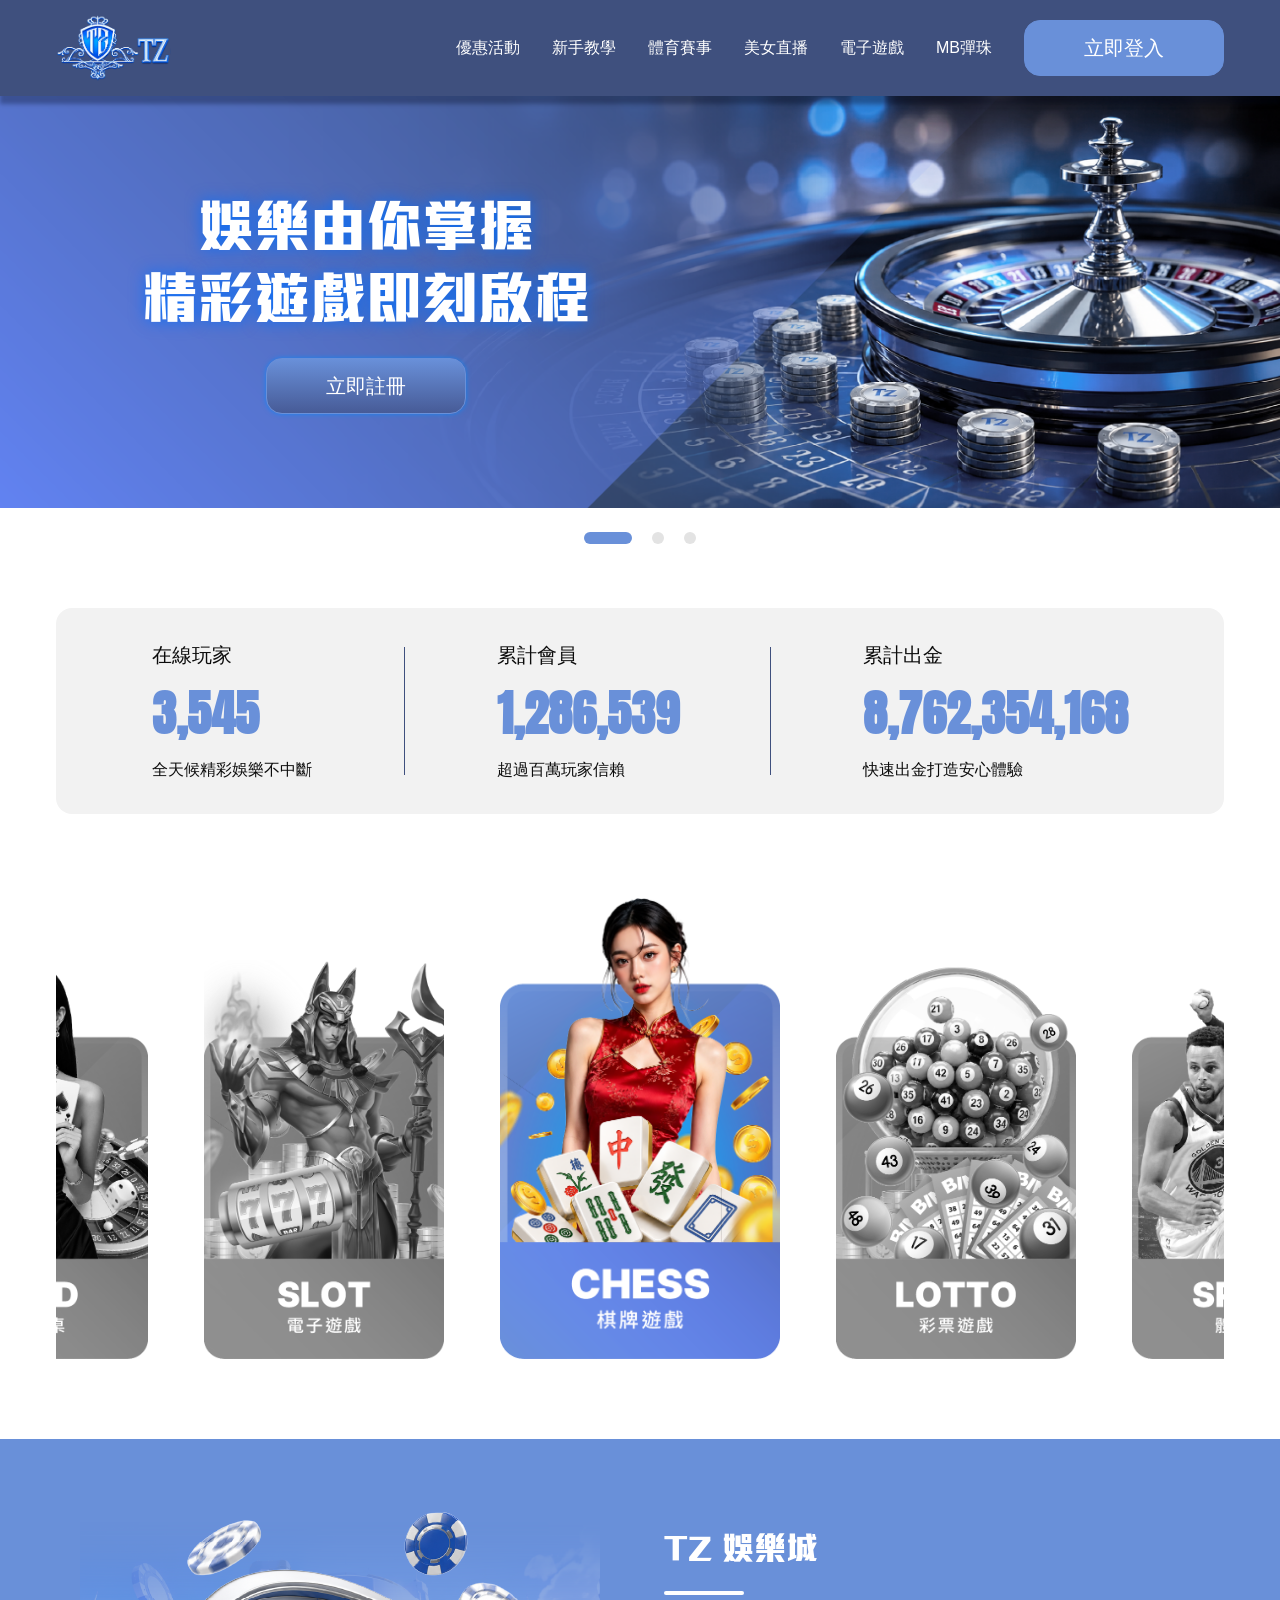
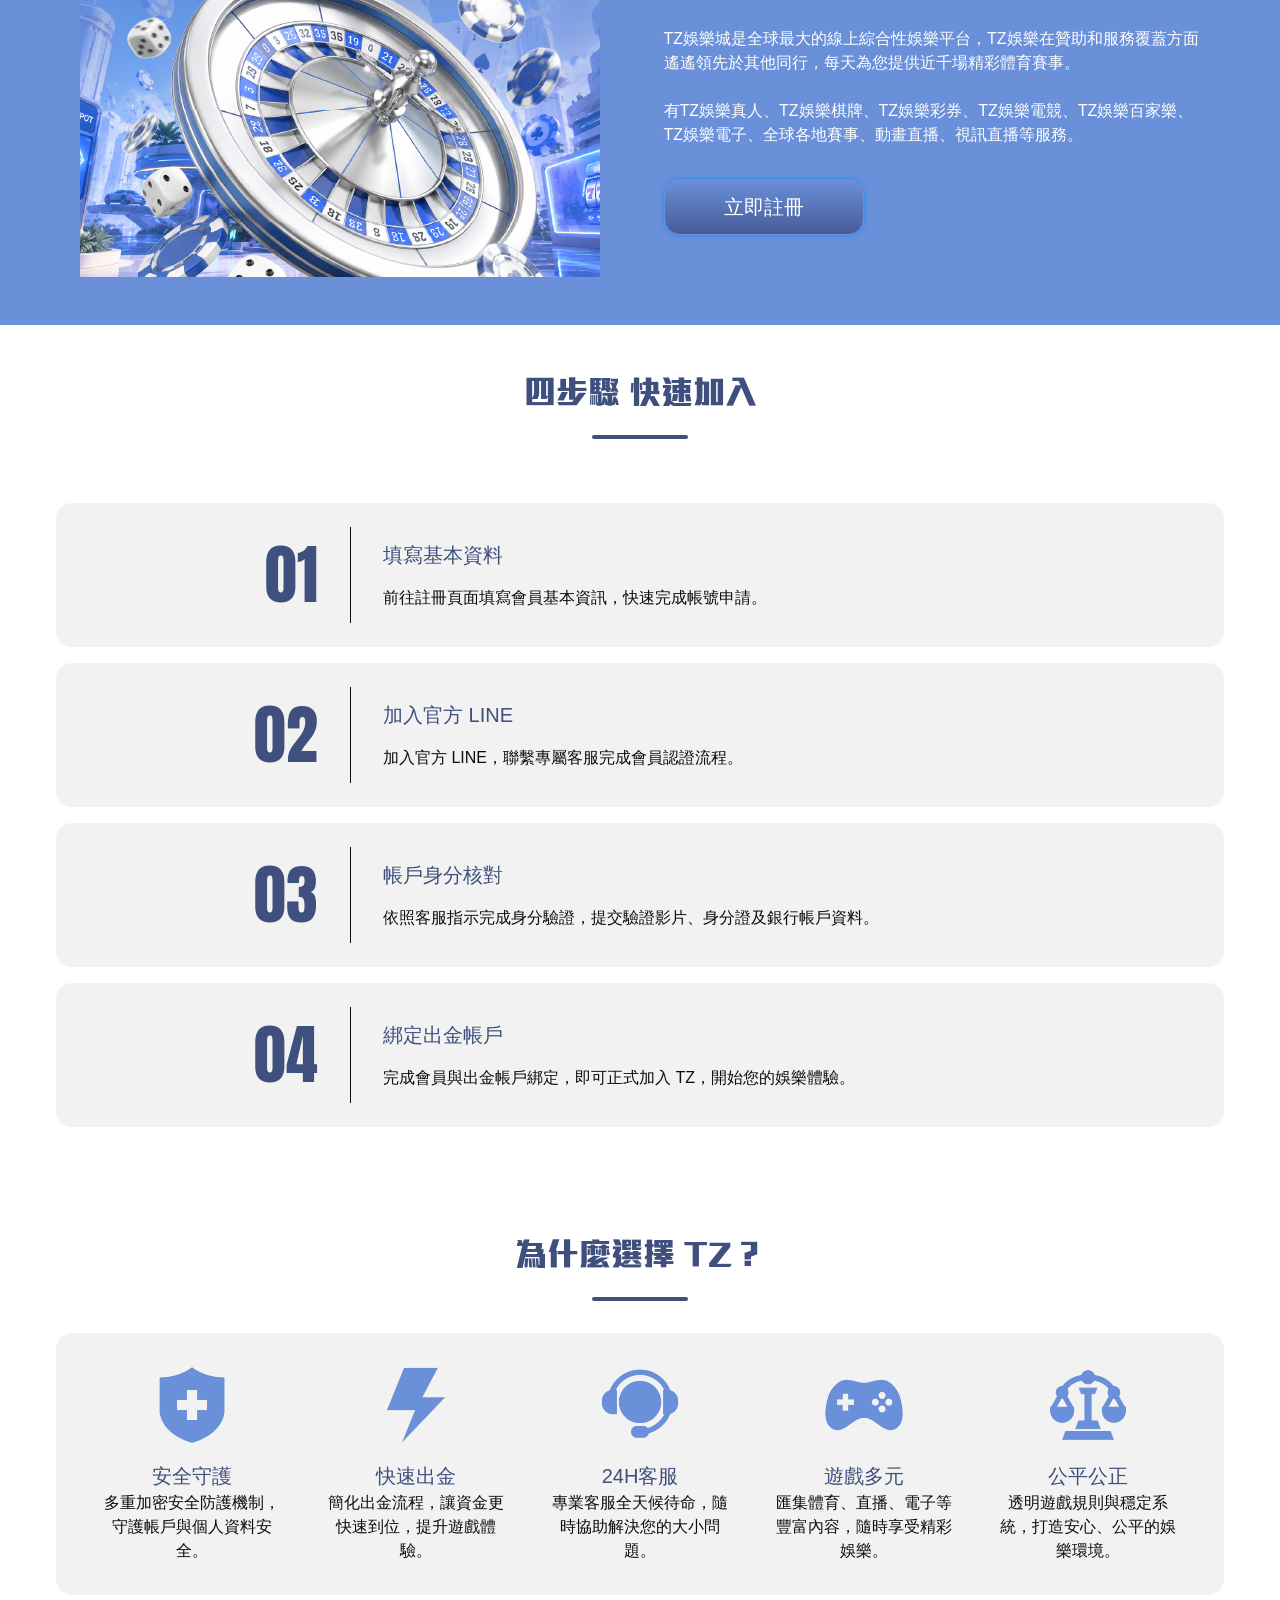
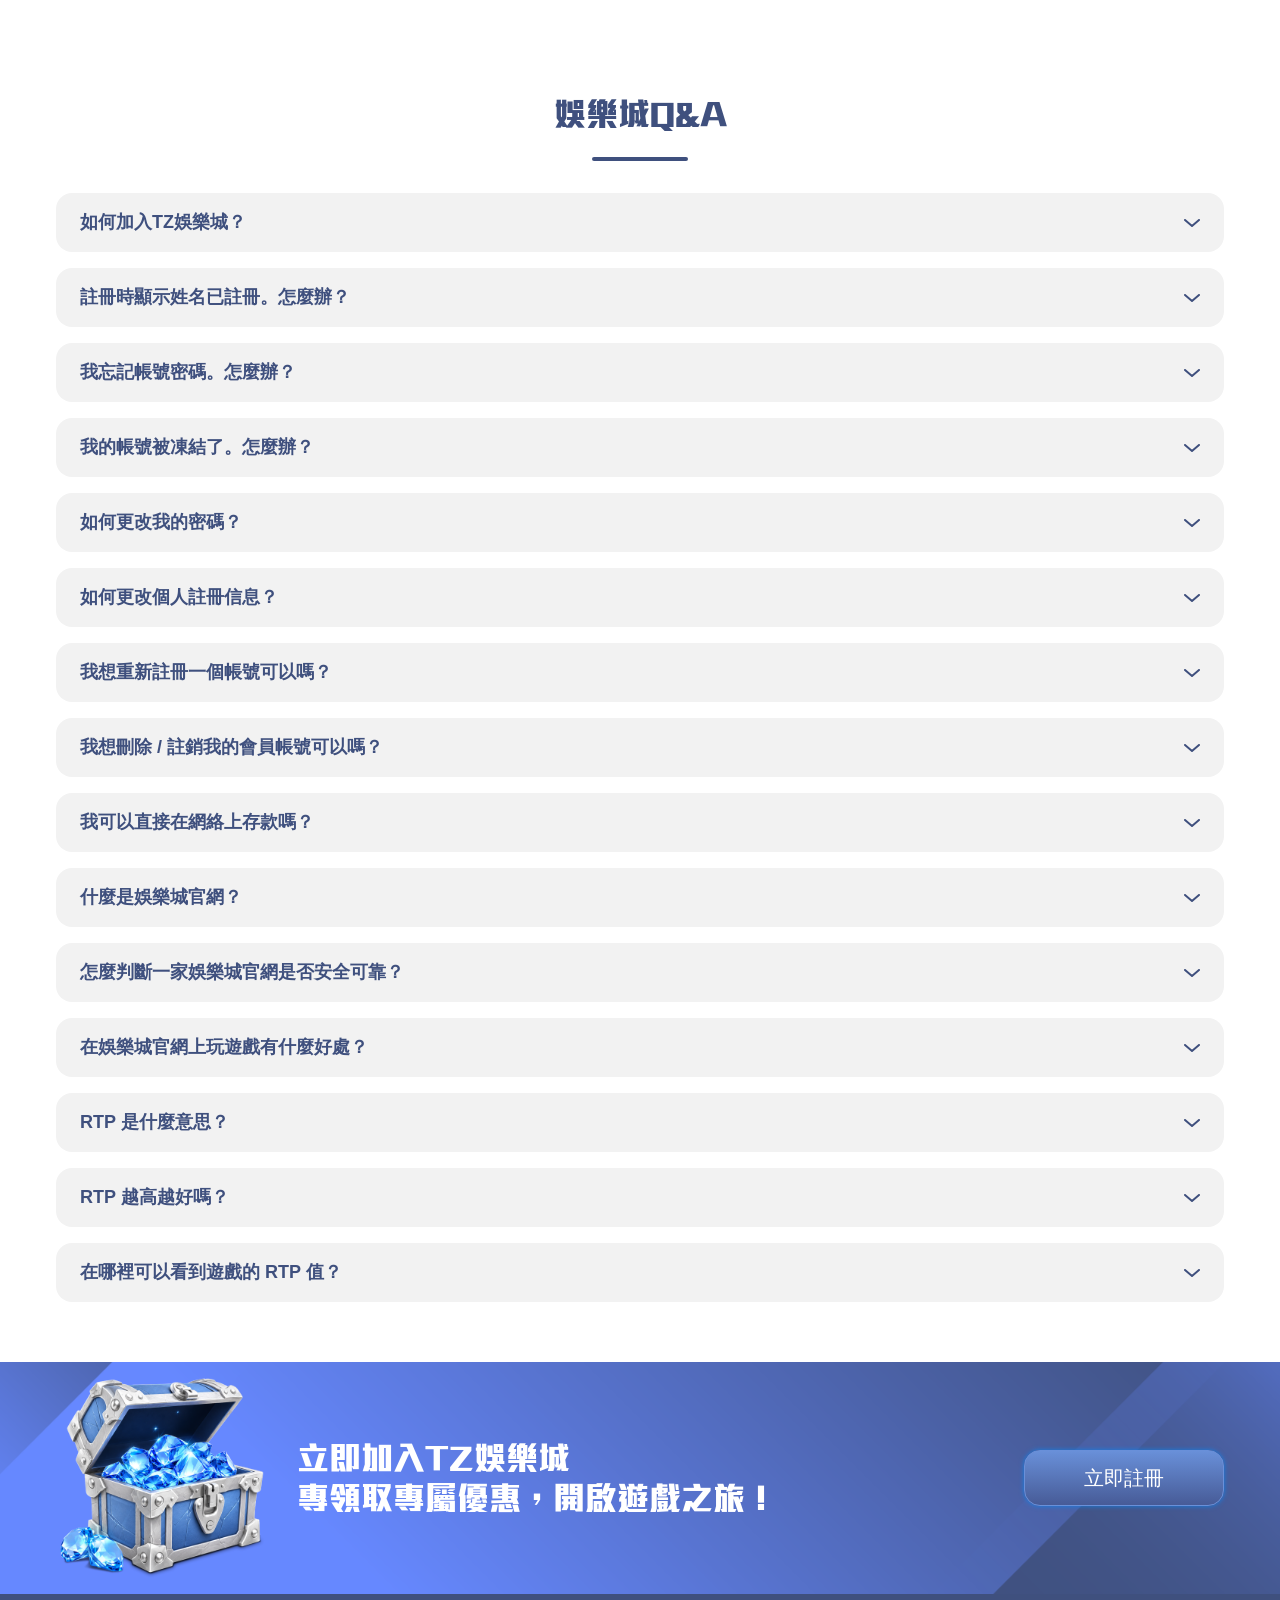
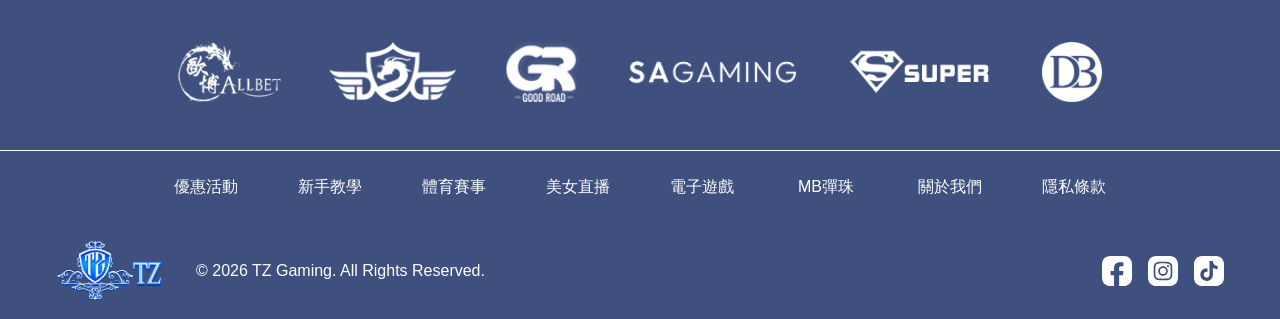
<file: index.html>
<!DOCTYPE html>
<html lang="zh-Hant">
<head>
<meta charset="UTF-8">
<meta name="viewport" content="width=device-width, initial-scale=1.0">
<title>TZ 娛樂城 | 娛樂由你掌握 精彩遊戲即刻啟程</title>
<meta name="description" content="TZ娛樂城是全球最大的線上綜合性娛樂平台，提供真人、棋牌、彩券、電競、百家樂、電子、體育賽事、直播等服務，24小時客服、快速出入金。">
<link rel="icon" href="images/favicon.ico" sizes="any">
<link rel="icon" href="images/favicon-16x16.png" type="image/png" sizes="16x16">
<link rel="icon" href="images/favicon-32x32.png" type="image/png" sizes="32x32">
<link rel="icon" href="images/favicon-96x96.png" type="image/png" sizes="96x96">
<link rel="apple-touch-icon" href="images/apple-touch-icon.png">
<link rel="stylesheet" href="css/style.css">
<link rel="stylesheet" href="css/index.css">
</head>
<body>

<!-- ===== Header ===== -->
<header class="site-header">
  <div class="container">
    <a href="index.html" class="site-logo" aria-label="TZ 娛樂城 首頁">
      <img src="images/tz-logo.png" alt="TZ 娛樂城">
    </a>
    <nav class="site-nav" id="siteNav">
      <ul class="nav-list">
        <li class="nav-home-mobile"><a href="index.html">官方首頁</a></li>
        <li><a href="activity.html">優惠活動</a></li>
        <li><a href="new.html">新手教學</a></li>
        <li><a href="sport.html">體育賽事</a></li>
        <li><a href="live.html">美女直播</a></li>
        <li><a href="slot.html">電子遊戲</a></li>
        <li><a href="mb.html">MB彈珠</a></li>
      </ul>
      <a href="https://www.tz6868.com/login?id=login" class="btn btn-solid">立即登入</a>
    </nav>
    <button class="nav-toggle" id="navToggle" aria-label="開啟選單" aria-expanded="false" aria-controls="siteNav">
      <span></span><span></span>
    </button>
  </div>
</header>

<main>

  <!-- ===== Hero Carousel ===== -->
  <section class="hero" aria-label="主視覺輪播">
    <div class="hero-track">
      <div class="hero-slide">
        <div class="hero-slide-bg">
          <div class="hero-slide-bg-img is-desktop" style="background-image:url('images/hero-desktop-1.png')"></div>
          <div class="hero-slide-bg-img is-mobile" style="background-image:url('images/hero-mobile-1.png')"></div>
        </div>
        <div class="hero-slide-content">
          <div class="hero-slide-inner">
            <h1>娛樂由你掌握<br>精彩遊戲即刻啟程</h1>
            <a href="https://tzg888.com/link/tzgaming_referral" class="btn btn-primary">立即註冊</a>
          </div>
        </div>
      </div>
      <div class="hero-slide">
        <div class="hero-slide-bg">
          <div class="hero-slide-bg-img is-desktop" style="background-image:url('images/hero-desktop-2.png')"></div>
          <div class="hero-slide-bg-img is-mobile" style="background-image:url('images/hero-mobile-2.png')"></div>
        </div>
        <div class="hero-slide-content">
          <div class="hero-slide-inner">
            <h1>娛樂由你掌握<br>精彩遊戲即刻啟程</h1>
            <a href="https://tzg888.com/link/tzgaming_referral" class="btn btn-primary">立即註冊</a>
          </div>
        </div>
      </div>
      <div class="hero-slide">
        <div class="hero-slide-bg">
          <div class="hero-slide-bg-img is-desktop" style="background-image:url('images/hero-desktop-3.png')"></div>
          <div class="hero-slide-bg-img is-mobile" style="background-image:url('images/hero-mobile-3.png')"></div>
        </div>
        <div class="hero-slide-content">
          <div class="hero-slide-inner">
            <h1>娛樂由你掌握<br>精彩遊戲即刻啟程</h1>
            <a href="https://tzg888.com/link/tzgaming_referral" class="btn btn-primary">立即註冊</a>
          </div>
        </div>
      </div>
    </div>
    <div class="hero-dots" role="tablist" aria-label="輪播切換">
      <button type="button" aria-label="第1張"></button>
      <button type="button" aria-label="第2張"></button>
      <button type="button" aria-label="第3張"></button>
    </div>
  </section>

  <!-- ===== Stats ===== -->
  <section class="stats-section">
    <div class="content-1440">
    <div class="stats-card">
      <div class="stat">
        <span class="stat-label">在線玩家</span>
        <span class="stat-value" data-count-to="3545">1</span>
        <span class="stat-desc">全天候精彩娛樂不中斷</span>
      </div>
      <div class="stat-divider"></div>
      <div class="stat">
        <span class="stat-label">累計會員</span>
        <span class="stat-value" data-count-to="1286539">1</span>
        <span class="stat-desc">超過百萬玩家信賴</span>
      </div>
      <div class="stat-divider"></div>
      <div class="stat">
        <span class="stat-label">累計出金</span>
        <span class="stat-value" data-count-to="8762354168">1</span>
        <span class="stat-desc">快速出金打造安心體驗</span>
      </div>
    </div>
    </div>
  </section>

  <!-- ===== Game Categories Coverflow (Frame 475) ===== -->
  <section class="games-section" aria-label="遊戲分類">
    <div class="coverflow-wrap">
      <div class="coverflow">
        <div class="coverflow-track" id="coverflowTrack"><!-- cards injected by js/main.js --></div>
      </div>
    </div>
  </section>

  <!-- ===== About / Promo ===== -->
  <section class="about-section">
    <div class="about-media">
      <img src="images/placeholders/about-photo-index.png" alt="TZ 娛樂城遊戲情境圖">
    </div>
    <div class="about-content">
      <div class="about-heading">
        <h2>TZ 娛樂城</h2>
        <div class="bar"></div>
      </div>
      <p>
        TZ娛樂城是全球最大的線上綜合性娛樂平台，TZ娛樂在贊助和服務覆蓋方面遙遙領先於其他同行，每天為您提供近千場精彩體育賽事。<br><br>
        有TZ娛樂真人、TZ娛樂棋牌、TZ娛樂彩券、TZ娛樂電競、TZ娛樂百家樂、TZ娛樂電子、全球各地賽事、動畫直播、視訊直播等服務。
      </p>
      <a href="https://tzg888.com/link/tzgaming_referral" class="btn btn-primary">立即註冊</a>
    </div>
  </section>

  <!-- ===== Steps ===== -->
  <section class="steps-section">
    <div class="section-title-wrap">
      <h2 class="section-title">四步驟 快速加入</h2>
      <div class="section-title-bar"></div>
    </div>
    <div class="content-1440">
    <div class="steps-list">
      <div class="step-card">
        <span class="step-num">01</span>
        <span class="step-divider"></span>
        <div class="step-text">
          <h3>填寫基本資料</h3>
          <p>前往註冊頁面填寫會員基本資訊，快速完成帳號申請。</p>
        </div>
      </div>
      <div class="step-card">
        <span class="step-num">02</span>
        <span class="step-divider"></span>
        <div class="step-text">
          <h3>加入官方 LINE</h3>
          <p>加入官方 LINE，聯繫專屬客服完成會員認證流程。</p>
        </div>
      </div>
      <div class="step-card">
        <span class="step-num">03</span>
        <span class="step-divider"></span>
        <div class="step-text">
          <h3>帳戶身分核對</h3>
          <p>依照客服指示完成身分驗證，提交驗證影片、身分證及銀行帳戶資料。</p>
        </div>
      </div>
      <div class="step-card">
        <span class="step-num">04</span>
        <span class="step-divider"></span>
        <div class="step-text">
          <h3>綁定出金帳戶</h3>
          <p>完成會員與出金帳戶綁定，即可正式加入 TZ，開始您的娛樂體驗。</p>
        </div>
      </div>
    </div>
    </div>
  </section>

  <!-- ===== Why choose us ===== -->
  <section class="why-section">
    <div class="section-title-wrap" style="margin-bottom:0;">
      <h2 class="section-title">為什麼選擇 TZ？</h2>
      <div class="section-title-bar"></div>
    </div>
    <div class="content-1440">
    <div class="why-grid">
      <div class="why-item">
        <img src="images/placeholders/why-icon-01.png" alt="">
        <h3>安全守護</h3>
        <p>多重加密安全防護機制，守護帳戶與個人資料安全。</p>
      </div>
      <div class="why-item">
        <img src="images/placeholders/why-icon-02.png" alt="">
        <h3>快速出金</h3>
        <p>簡化出金流程，讓資金更快速到位，提升遊戲體驗。</p>
      </div>
      <div class="why-item">
        <img src="images/placeholders/why-icon-03.png" alt="">
        <h3>24H客服</h3>
        <p>專業客服全天候待命，隨時協助解決您的大小問題。</p>
      </div>
      <div class="why-item">
        <img src="images/placeholders/why-icon-04.png" alt="">
        <h3>遊戲多元</h3>
        <p>匯集體育、直播、電子等豐富內容，隨時享受精彩娛樂。</p>
      </div>
      <div class="why-item">
        <img src="images/placeholders/why-icon-05.png" alt="">
        <h3>公平公正</h3>
        <p>透明遊戲規則與穩定系統，打造安心、公平的娛樂環境。</p>
      </div>
    </div>
    </div>
  </section>

  <!-- ===== FAQ ===== -->
  <section class="faq-section">
    <div class="section-title-wrap" style="margin-bottom:0;">
      <h2 class="section-title">娛樂城Q&amp;A</h2>
      <div class="section-title-bar"></div>
    </div>
    <div class="content-1440">
    <div class="faq-list">

      <div class="faq-item">
        <button class="faq-question"><span>如何加入TZ娛樂城？</span><span class="icon"></span></button>
        <div class="faq-answer"><p>請您直接點選「立即註冊」進入TZ娛樂城登入介面，或是透過遊戲平台懸浮按鈕的「註冊」前往註冊頁面，填寫基本資料完成註冊，即可登入!</p></div>
      </div>

      <div class="faq-item">
        <button class="faq-question"><span>註冊時顯示姓名已註冊。怎麼辦？</span><span class="icon"></span></button>
        <div class="faq-answer"><p>註冊時顯示姓名已註冊請聯繫在線客服人員，幫您做資料比對與調整。</p></div>
      </div>

      <div class="faq-item">
        <button class="faq-question"><span>我忘記帳號密碼。怎麼辦？</span><span class="icon"></span></button>
        <div class="faq-answer"><p>會員若是忘記密碼，請您進入登入頁面，點擊「忘記密碼」進行驗證重置密碼，如果您忘記帳號，可提供註冊信息（真實姓名、聯繫電話、註冊郵箱等相關信息）聯繫在線客服協助找回。</p></div>
      </div>

      <div class="faq-item">
        <button class="faq-question"><span>我的帳號被凍結了。怎麼辦？</span><span class="icon"></span></button>
        <div class="faq-answer"><p>帳號顯示凍結可能是因為密碼輸入錯誤多次導致系統安全鎖啟動自動凍結會員帳號，請聯繫在線客服協助解除凍結。</p></div>
      </div>

      <div class="faq-item">
        <button class="faq-question"><span>如何更改我的密碼？</span><span class="icon"></span></button>
        <div class="faq-answer"><p>登入帳號，點擊會員資料「修改密碼」即可進行密碼修改。</p></div>
      </div>

      <div class="faq-item">
        <button class="faq-question"><span>如何更改個人註冊信息？</span><span class="icon"></span></button>
        <div class="faq-answer"><p>帳號成功註冊後，您所填寫的數據將無法自行更改。如需更改請提供相關文件，請聯繫在線客服協助更改。</p></div>
      </div>

      <div class="faq-item">
        <button class="faq-question"><span>我想重新註冊一個帳號可以嗎？</span><span class="icon"></span></button>
        <div class="faq-answer"><p>TZ娛樂城會員一人只能夠註冊一次，不接受同一會員多次註冊。</p></div>
      </div>

      <div class="faq-item">
        <button class="faq-question"><span>我想刪除 / 註銷我的會員帳號可以嗎？</span><span class="icon"></span></button>
        <div class="faq-answer"><p>會員帳號一旦註冊就無法刪除或註銷，會員可向在線客服申請凍結會員帳號，以停止其帳號的使用。</p></div>
      </div>

      <div class="faq-item">
        <button class="faq-question"><span>我可以直接在網絡上存款嗎？</span><span class="icon"></span></button>
        <div class="faq-answer"><p>可以，TZ娛樂城提供便利的在線存款選擇，登入帳號即可選擇「線上儲值」。</p></div>
      </div>

      <div class="faq-item">
        <button class="faq-question"><span>什麼是娛樂城官網？</span><span class="icon"></span></button>
        <div class="faq-answer"><p>娛樂城官網指的是提供線上博弈、遊戲、體育賭盤等服務的官方網站，玩家可以在官網上安全註冊、存提款、參加活動並進行遊戲操作。</p></div>
      </div>

      <div class="faq-item">
        <button class="faq-question"><span>怎麼判斷一家娛樂城官網是否安全可靠？</span><span class="icon"></span></button>
        <div class="faq-answer"><p>娛樂城官網可從是否有合法牌照、玩家評價、加密技術（如 SSL）與客服回應速度判斷；選擇大品牌或有公信力的平台會更安心。TZ娛樂城 24小時不斷線客服中心，隨時解決您最需要的問題。</p></div>
      </div>

      <div class="faq-item">
        <button class="faq-question"><span>在娛樂城官網上玩遊戲有什麼好處？</span><span class="icon"></span></button>
        <div class="faq-answer"><p>TZ娛樂城官網通常提供最新活動、獨家優惠與更完整的功能支援，例如快速出入金、專屬 VIP 客服等，能提升整體遊戲體驗。</p></div>
      </div>

      <div class="faq-item">
        <button class="faq-question"><span>RTP 是什麼意思？</span><span class="icon"></span></button>
        <div class="faq-answer"><p>RTP（Return to Player）是指「回報率」，代表一款遊戲在長期運行中會回饋玩家多少比例的投注金額，例如 96% RTP 意味著平均每投注 100 元會回報 96 元。</p></div>
      </div>

      <div class="faq-item">
        <button class="faq-question"><span>RTP 越高越好嗎？</span><span class="icon"></span></button>
        <div class="faq-answer"><p>一般來說 RTP 越高代表玩家的勝率越高，但實際遊戲結果仍會受到機率波動影響，建議結合遊戲玩法與個人策略考量。</p></div>
      </div>

      <div class="faq-item">
        <button class="faq-question"><span>在哪裡可以看到遊戲的 RTP 值？</span><span class="icon"></span></button>
        <div class="faq-answer"><p>大多數娛樂城會在遊戲說明中標示 RTP 值，也可以在遊戲廠商（如 ATG、太子彩票、DB電子）官網或公開資料中查詢。</p></div>
      </div>

    </div>
    </div>
  </section>

  <!-- ===== CTA Banner ===== -->
  <section class="cta-banner" style="background-image:url('images/placeholders/cta-banner-bg-01.png')">
    <div class="content-1440 cta-inner">
      <div class="cta-content">
        <div class="cta-media">
          <img src="images/placeholders/cta-media-01.png" alt="">
        </div>
        <p class="cta-text">立即加入TZ娛樂城<br>專領取專屬優惠，開啟遊戲之旅！</p>
      </div>
      <a href="https://tzg888.com/link/tzgaming_referral" class="btn btn-primary">立即註冊</a>
    </div>
  </section>

</main>

<!-- ===== Footer ===== -->
<footer class="site-footer">
  <div class="content-1440">
    <div class="footer-partners">
      <img src="images/placeholders/partner-logo-01.png" alt="Yabo">
      <img src="images/placeholders/partner-logo-02.png" alt="DG">
      <img src="images/placeholders/partner-logo-03.png" alt="SA Gaming">
      <img src="images/placeholders/partner-logo-04.png" alt="GR">
      <img src="images/placeholders/partner-logo-05.png" alt="AB">
      <img src="images/placeholders/partner-logo-06.png" alt="Super">
    </div>
  </div>

  <nav class="footer-nav" aria-label="頁尾導覽">
    <div class="content-1440">
    <ul class="footer-nav-list">
      <li><a href="activity.html">優惠活動</a></li>
      <li><a href="new.html">新手教學</a></li>
      <li><a href="sport.html">體育賽事</a></li>
      <li><a href="live.html">美女直播</a></li>
      <li><a href="slot.html">電子遊戲</a></li>
      <li><a href="mb.html">MB彈珠</a></li>
      <li><a href="about.html">關於我們</a></li>
      <li><a href="privacy.html">隱私條款</a></li>
    </ul>
    </div>
  </nav>

  <div class="content-1440">
    <div class="footer-bottom">
      <div class="footer-brand">
        <img src="images/tz-logo.png" alt="TZ 娛樂城">
        <span class="footer-copy">© 2026 TZ Gaming. All Rights Reserved.</span>
      </div>
      <div class="footer-social">
        <a href="#" aria-label="Facebook">
          <svg xmlns="http://www.w3.org/2000/svg" viewBox="0 0 600 600" aria-hidden="true" fill="currentColor"><path d="M440,0H160C71.63,0,0,71.63,0,160v280C0,528.37,71.63,600,160,600h80.85v-215.09h-69.51v-82.81h69.51v-58.93c0-69.83,30.74-119.91,132.49-119.91,21.52,0,55.31,4.34,55.31,4.34v76.89h-35.49c-36.16,0-50.27,11-50.27,41.41v56.19h84.41l-7.51,82.81h-76.89v215.09h97.11c88.37,0,160-71.63,160-160V160C600,71.63,528.37,0,440,0Z"/></svg>
        </a>
        <a href="#" aria-label="Instagram">
          <svg xmlns="http://www.w3.org/2000/svg" viewBox="0 0 600 600" aria-hidden="true" fill="currentColor"><ellipse cx="300.02" cy="300" rx="62.14" ry="62.18" transform="translate(-.46 599.54) rotate(-89.91)"/><path d="M445.43,190.05c-3.39-8.7-7.43-14.91-13.96-21.44-6.53-6.52-12.73-10.56-21.44-13.94-6.58-2.55-16.45-5.59-34.64-6.42-19.67-.89-25.57-1.07-75.38-1.07-6.23,0-11.77,0-16.74,0v-.05c-34.77.04-41.44.27-58.65,1.05-18.19.84-28.06,3.86-34.64,6.43-8.71,3.39-14.92,7.43-21.45,13.95-6.53,6.52-10.58,12.74-13.96,21.44-2.55,6.57-5.59,16.44-6.42,34.61-.89,19.65-1.07,25.52-1.07,75.3s.18,55.68,1.07,75.33c.83,18.17,3.87,28.04,6.42,34.6,3.39,8.7,7.43,14.9,13.96,21.43,6.53,6.52,12.75,10.56,21.45,13.94,6.58,2.55,16.45,5.59,34.64,6.43,19.67.89,25.57,1.09,75.38,1.09s55.72-.19,75.38-1.09c18.19-.83,28.07-3.86,34.64-6.42,8.71-3.38,14.91-7.42,21.44-13.94,6.53-6.52,10.58-12.71,13.96-21.41,2.55-6.56,5.59-16.43,6.42-34.6.89-19.65,1.09-25.55,1.09-75.3s-.19-55.65-1.09-75.3c-.83-18.17-3.87-28.04-6.42-34.6ZM300.02,395.71c-52.91,0-95.8-42.84-95.8-95.71s42.89-95.73,95.8-95.73c52.91,0,95.79,42.86,95.79,95.73s-42.88,95.71-95.79,95.71ZM399.6,222.86c-12.36,0-22.39-10.02-22.39-22.37s10.03-22.36,22.39-22.36h0c12.36,0,22.39,10.01,22.39,22.36s-10.03,22.37-22.39,22.37Z"/><path d="M440,0H160C71.63,0,0,71.63,0,160v280C0,528.37,71.63,600,160,600h280c88.37,0,160-71.63,160-160V160C600,71.63,528.37,0,440,0ZM485.42,376.85c-.93,19.84-4.08,33.39-8.67,45.24-4.78,12.26-11.15,22.66-21.53,33.02-10.37,10.37-20.76,16.75-33.02,21.52-11.87,4.61-25.44,7.75-45.3,8.66-19.9.9-26.24,1.13-76.91,1.13s-57.01-.22-76.91-1.13c-19.86-.91-33.42-4.05-45.29-8.66-12.26-4.76-22.67-11.15-33.03-21.52-10.37-10.36-16.75-20.76-21.52-33.02-4.61-11.85-7.75-25.4-8.67-45.24-.9-19.88-1.13-26.22-1.13-76.84s.23-56.98,1.12-76.87c.89-19.84,4.04-33.39,8.67-45.24,4.78-12.26,11.15-22.66,21.53-33.02,10.37-10.37,20.78-16.73,33.05-21.5,11.86-4.61,25.42-7.75,45.28-8.66,19.89-.9,26.26-1.13,76.89-1.13s56.99.22,76.88,1.13c19.86.91,33.42,4.05,45.32,8.66,12.28,4.76,22.66,11.13,33.03,21.5,10.38,10.36,16.75,20.76,21.53,33.02,4.59,11.85,7.73,25.4,8.67,45.24.89,19.88,1.13,26.24,1.13,76.86s-.23,56.96-1.13,76.85Z"/></svg>
        </a>
        <a href="#" aria-label="TikTok">
          <svg xmlns="http://www.w3.org/2000/svg" viewBox="0 0 600 600" aria-hidden="true" fill="currentColor"><path d="M440,0H160C71.63,0,0,71.63,0,160v280C0,528.37,71.63,600,160,600h280c88.37,0,160-71.63,160-160V160C600,71.63,528.37,0,440,0ZM472.56,211.29v53.34c-35.23,0-67.85-11.19-94.48-30.22v138.29c0,69.17-56.11,125.25-125.32,125.25-25.82,0-49.82-7.8-69.76-21.18,0,0,0,0-.01-.01-33.5-22.48-55.55-60.7-55.55-104.06,0-69.17,56.11-125.25,125.32-125.25,5.75,0,11.5.39,17.19,1.17v15.36h0v53.92c-5.48-1.74-11.33-2.68-17.4-2.68-31.66,0-57.32,25.65-57.32,57.29,0,22.37,12.83,41.74,31.53,51.18,7.76,3.91,16.51,6.11,25.79,6.11,31.6,0,57.21-25.55,57.32-57.1V102.04h68.19v8.72c.24,2.61.59,5.2,1.04,7.78,4.73,26.98,20.88,50.04,43.28,64.01.45.49.91.96,1.37,1.44-.46-.48-.92-.95-1.37-1.45,15.05,9.39,32.43,14.35,50.16,14.32v14.42Z"/></svg>
        </a>
      </div>
    </div>
  </div>
</footer>

<script src="js/main.js"></script>
</body>
</html>
</file>
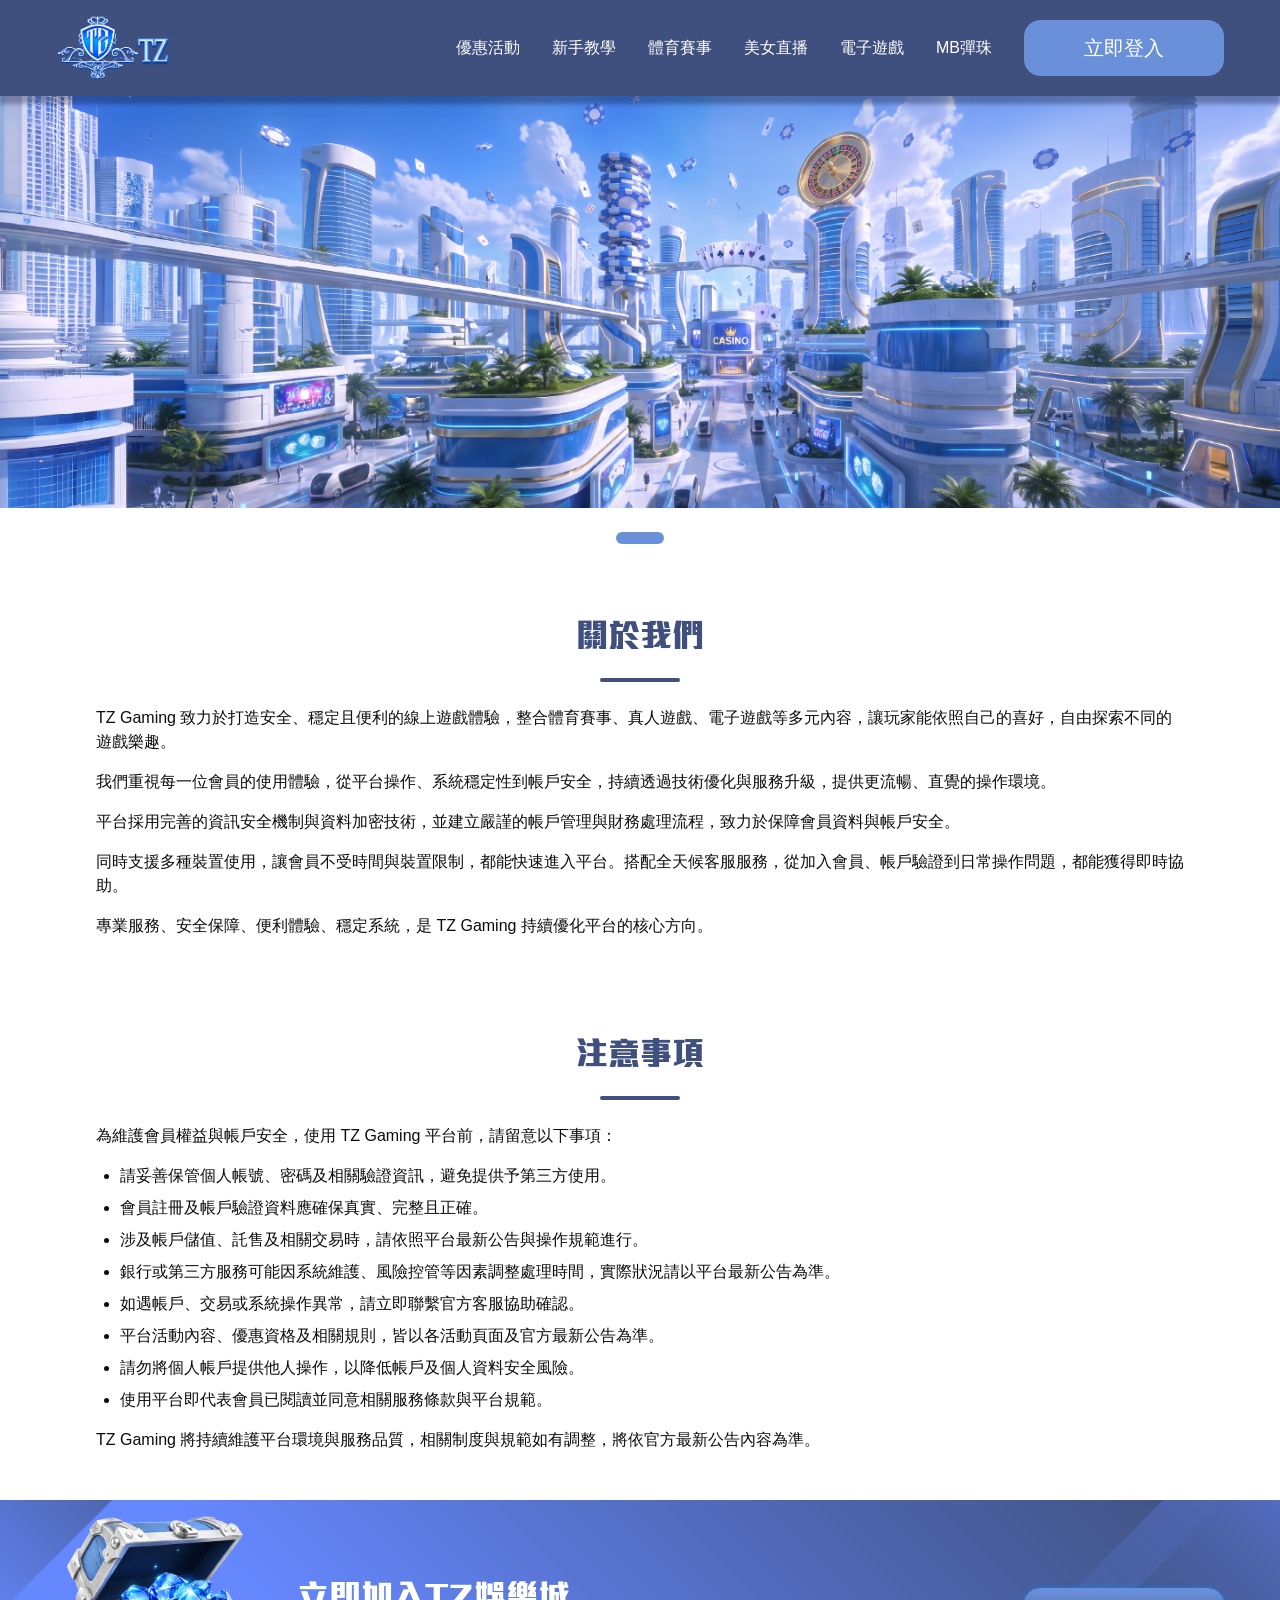
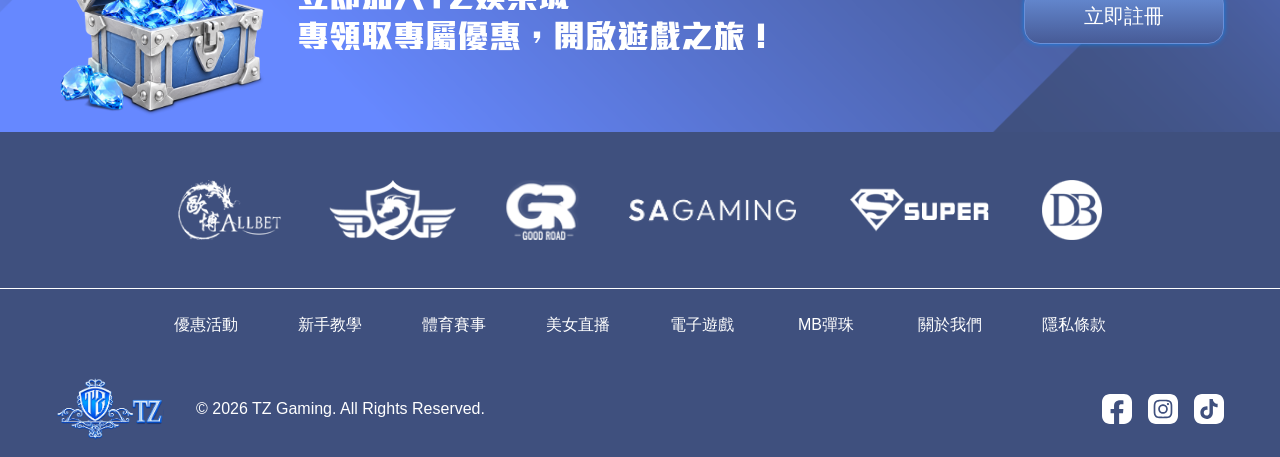
<file: about.html>
<!DOCTYPE html>
<html lang="zh-Hant">
<head>
<meta charset="UTF-8">
<meta name="viewport" content="width=device-width, initial-scale=1.0">
<title>關於我們 | TZ 娛樂城</title>
<meta name="description" content="TZ娛樂城致力於打造安全、穩定且便利的線上遊戲體驗，整合體育賽事、真人遊戲、電子遊戲等多元內容，24小時客服、快速出入金。">
<link rel="icon" href="images/favicon.ico" sizes="any">
<link rel="icon" href="images/favicon-16x16.png" type="image/png" sizes="16x16">
<link rel="icon" href="images/favicon-32x32.png" type="image/png" sizes="32x32">
<link rel="icon" href="images/favicon-96x96.png" type="image/png" sizes="96x96">
<link rel="apple-touch-icon" href="images/apple-touch-icon.png">
<link rel="stylesheet" href="css/style.css">
<link rel="stylesheet" href="css/about.css">
</head>
<body>

<!-- ===== Header ===== -->
<header class="site-header">
  <div class="container">
    <a href="index.html" class="site-logo" aria-label="TZ 娛樂城 首頁">
      <img src="images/tz-logo.png" alt="TZ 娛樂城">
    </a>
    <nav class="site-nav" id="siteNav">
      <ul class="nav-list">
        <li class="nav-home-mobile"><a href="index.html">官方首頁</a></li>
        <li><a href="activity.html">優惠活動</a></li>
        <li><a href="new.html">新手教學</a></li>
        <li><a href="sport.html">體育賽事</a></li>
        <li><a href="live.html">美女直播</a></li>
        <li><a href="slot.html">電子遊戲</a></li>
        <li><a href="mb.html">MB彈珠</a></li>
      </ul>
      <a href="https://www.tz6868.com/login?id=login" class="btn btn-solid">立即登入</a>
    </nav>
    <button class="nav-toggle" id="navToggle" aria-label="開啟選單" aria-expanded="false" aria-controls="siteNav">
      <span></span><span></span>
    </button>
  </div>
</header>

<main>

  <!-- ===== Hero (single static banner, no carousel) ===== -->
  <section class="about-hero" aria-label="關於我們主視覺">
    <div class="hero-slide-bg">
      <div class="hero-slide-bg-img is-desktop" style="background-image:url('images/placeholders/about-hero.png')"></div>
      <div class="hero-slide-bg-img is-mobile" style="background-image:url('images/placeholders/about-hero-mobile.png')"></div>
    </div>
  </section>
  <div class="about-hero-dash"><span></span></div>

  <!-- ===== 關於我們 ===== -->
  <section class="info-section">
    <div class="info-inner">
      <h1 class="info-title">關於我們</h1>
      <div class="info-bar"></div>
      <div class="info-body">
        <p>TZ Gaming 致力於打造安全、穩定且便利的線上遊戲體驗，整合體育賽事、真人遊戲、電子遊戲等多元內容，讓玩家能依照自己的喜好，自由探索不同的遊戲樂趣。</p>
        <p>我們重視每一位會員的使用體驗，從平台操作、系統穩定性到帳戶安全，持續透過技術優化與服務升級，提供更流暢、直覺的操作環境。</p>
        <p>平台採用完善的資訊安全機制與資料加密技術，並建立嚴謹的帳戶管理與財務處理流程，致力於保障會員資料與帳戶安全。</p>
        <p>同時支援多種裝置使用，讓會員不受時間與裝置限制，都能快速進入平台。搭配全天候客服服務，從加入會員、帳戶驗證到日常操作問題，都能獲得即時協助。</p>
        <p>專業服務、安全保障、便利體驗、穩定系統，是 TZ Gaming 持續優化平台的核心方向。</p>
      </div>
    </div>
  </section>

  <!-- ===== 注意事項 ===== -->
  <section class="info-section">
    <div class="info-inner">
      <h2 class="info-title">注意事項</h2>
      <div class="info-bar"></div>
      <div class="info-body">
        <p>為維護會員權益與帳戶安全，使用 TZ Gaming 平台前，請留意以下事項：</p>
        <ul>
          <li>請妥善保管個人帳號、密碼及相關驗證資訊，避免提供予第三方使用。</li>
          <li>會員註冊及帳戶驗證資料應確保真實、完整且正確。</li>
          <li>涉及帳戶儲值、託售及相關交易時，請依照平台最新公告與操作規範進行。</li>
          <li>銀行或第三方服務可能因系統維護、風險控管等因素調整處理時間，實際狀況請以平台最新公告為準。</li>
          <li>如遇帳戶、交易或系統操作異常，請立即聯繫官方客服協助確認。</li>
          <li>平台活動內容、優惠資格及相關規則，皆以各活動頁面及官方最新公告為準。</li>
          <li>請勿將個人帳戶提供他人操作，以降低帳戶及個人資料安全風險。</li>
          <li>使用平台即代表會員已閱讀並同意相關服務條款與平台規範。</li>
        </ul>
        <p>TZ Gaming 將持續維護平台環境與服務品質，相關制度與規範如有調整，將依官方最新公告內容為準。</p>
      </div>
    </div>
  </section>

  <!-- ===== CTA Banner ===== -->
  <section class="cta-banner" style="background-image:url('images/placeholders/cta-banner-bg-01.png')">
    <div class="content-1440 cta-inner">
      <div class="cta-content">
        <div class="cta-media">
          <img src="images/placeholders/cta-media-01.png" alt="">
        </div>
        <p class="cta-text">立即加入TZ娛樂城<br>專領取專屬優惠，開啟遊戲之旅！</p>
      </div>
      <a href="https://tzg888.com/link/tzgaming_referral" class="btn btn-primary">立即註冊</a>
    </div>
  </section>

</main>

<!-- ===== Footer ===== -->
<footer class="site-footer">
  <div class="content-1440">
    <div class="footer-partners">
      <img src="images/placeholders/partner-logo-01.png" alt="Yabo">
      <img src="images/placeholders/partner-logo-02.png" alt="DG">
      <img src="images/placeholders/partner-logo-03.png" alt="SA Gaming">
      <img src="images/placeholders/partner-logo-04.png" alt="GR">
      <img src="images/placeholders/partner-logo-05.png" alt="AB">
      <img src="images/placeholders/partner-logo-06.png" alt="Super">
    </div>
  </div>

  <nav class="footer-nav" aria-label="頁尾導覽">
    <div class="content-1440">
    <ul class="footer-nav-list">
      <li><a href="activity.html">優惠活動</a></li>
      <li><a href="new.html">新手教學</a></li>
      <li><a href="sport.html">體育賽事</a></li>
      <li><a href="live.html">美女直播</a></li>
      <li><a href="slot.html">電子遊戲</a></li>
      <li><a href="mb.html">MB彈珠</a></li>
      <li><a href="about.html">關於我們</a></li>
      <li><a href="privacy.html">隱私條款</a></li>
    </ul>
    </div>
  </nav>

  <div class="content-1440">
    <div class="footer-bottom">
      <div class="footer-brand">
        <img src="images/tz-logo.png" alt="TZ 娛樂城">
        <span class="footer-copy">© 2026 TZ Gaming. All Rights Reserved.</span>
      </div>
      <div class="footer-social">
        <a href="#" aria-label="Facebook">
          <svg xmlns="http://www.w3.org/2000/svg" viewBox="0 0 600 600" aria-hidden="true" fill="currentColor"><path d="M440,0H160C71.63,0,0,71.63,0,160v280C0,528.37,71.63,600,160,600h80.85v-215.09h-69.51v-82.81h69.51v-58.93c0-69.83,30.74-119.91,132.49-119.91,21.52,0,55.31,4.34,55.31,4.34v76.89h-35.49c-36.16,0-50.27,11-50.27,41.41v56.19h84.41l-7.51,82.81h-76.89v215.09h97.11c88.37,0,160-71.63,160-160V160C600,71.63,528.37,0,440,0Z"/></svg>
        </a>
        <a href="#" aria-label="Instagram">
          <svg xmlns="http://www.w3.org/2000/svg" viewBox="0 0 600 600" aria-hidden="true" fill="currentColor"><ellipse cx="300.02" cy="300" rx="62.14" ry="62.18" transform="translate(-.46 599.54) rotate(-89.91)"/><path d="M445.43,190.05c-3.39-8.7-7.43-14.91-13.96-21.44-6.53-6.52-12.73-10.56-21.44-13.94-6.58-2.55-16.45-5.59-34.64-6.42-19.67-.89-25.57-1.07-75.38-1.07-6.23,0-11.77,0-16.74,0v-.05c-34.77.04-41.44.27-58.65,1.05-18.19.84-28.06,3.86-34.64,6.43-8.71,3.39-14.92,7.43-21.45,13.95-6.53,6.52-10.58,12.74-13.96,21.44-2.55,6.57-5.59,16.44-6.42,34.61-.89,19.65-1.07,25.52-1.07,75.3s.18,55.68,1.07,75.33c.83,18.17,3.87,28.04,6.42,34.6,3.39,8.7,7.43,14.9,13.96,21.43,6.53,6.52,12.75,10.56,21.45,13.94,6.58,2.55,16.45,5.59,34.64,6.43,19.67.89,25.57,1.09,75.38,1.09s55.72-.19,75.38-1.09c18.19-.83,28.07-3.86,34.64-6.42,8.71-3.38,14.91-7.42,21.44-13.94,6.53-6.52,10.58-12.71,13.96-21.41,2.55-6.56,5.59-16.43,6.42-34.6.89-19.65,1.09-25.55,1.09-75.3s-.19-55.65-1.09-75.3c-.83-18.17-3.87-28.04-6.42-34.6ZM300.02,395.71c-52.91,0-95.8-42.84-95.8-95.71s42.89-95.73,95.8-95.73c52.91,0,95.79,42.86,95.79,95.73s-42.88,95.71-95.79,95.71ZM399.6,222.86c-12.36,0-22.39-10.02-22.39-22.37s10.03-22.36,22.39-22.36h0c12.36,0,22.39,10.01,22.39,22.36s-10.03,22.37-22.39,22.37Z"/><path d="M440,0H160C71.63,0,0,71.63,0,160v280C0,528.37,71.63,600,160,600h280c88.37,0,160-71.63,160-160V160C600,71.63,528.37,0,440,0ZM485.42,376.85c-.93,19.84-4.08,33.39-8.67,45.24-4.78,12.26-11.15,22.66-21.53,33.02-10.37,10.37-20.76,16.75-33.02,21.52-11.87,4.61-25.44,7.75-45.3,8.66-19.9.9-26.24,1.13-76.91,1.13s-57.01-.22-76.91-1.13c-19.86-.91-33.42-4.05-45.29-8.66-12.26-4.76-22.67-11.15-33.03-21.52-10.37-10.36-16.75-20.76-21.52-33.02-4.61-11.85-7.75-25.4-8.67-45.24-.9-19.88-1.13-26.22-1.13-76.84s.23-56.98,1.12-76.87c.89-19.84,4.04-33.39,8.67-45.24,4.78-12.26,11.15-22.66,21.53-33.02,10.37-10.37,20.78-16.73,33.05-21.5,11.86-4.61,25.42-7.75,45.28-8.66,19.89-.9,26.26-1.13,76.89-1.13s56.99.22,76.88,1.13c19.86.91,33.42,4.05,45.32,8.66,12.28,4.76,22.66,11.13,33.03,21.5,10.38,10.36,16.75,20.76,21.53,33.02,4.59,11.85,7.73,25.4,8.67,45.24.89,19.88,1.13,26.24,1.13,76.86s-.23,56.96-1.13,76.85Z"/></svg>
        </a>
        <a href="#" aria-label="TikTok">
          <svg xmlns="http://www.w3.org/2000/svg" viewBox="0 0 600 600" aria-hidden="true" fill="currentColor"><path d="M440,0H160C71.63,0,0,71.63,0,160v280C0,528.37,71.63,600,160,600h280c88.37,0,160-71.63,160-160V160C600,71.63,528.37,0,440,0ZM472.56,211.29v53.34c-35.23,0-67.85-11.19-94.48-30.22v138.29c0,69.17-56.11,125.25-125.32,125.25-25.82,0-49.82-7.8-69.76-21.18,0,0,0,0-.01-.01-33.5-22.48-55.55-60.7-55.55-104.06,0-69.17,56.11-125.25,125.32-125.25,5.75,0,11.5.39,17.19,1.17v15.36h0v53.92c-5.48-1.74-11.33-2.68-17.4-2.68-31.66,0-57.32,25.65-57.32,57.29,0,22.37,12.83,41.74,31.53,51.18,7.76,3.91,16.51,6.11,25.79,6.11,31.6,0,57.21-25.55,57.32-57.1V102.04h68.19v8.72c.24,2.61.59,5.2,1.04,7.78,4.73,26.98,20.88,50.04,43.28,64.01.45.49.91.96,1.37,1.44-.46-.48-.92-.95-1.37-1.45,15.05,9.39,32.43,14.35,50.16,14.32v14.42Z"/></svg>
        </a>
      </div>
    </div>
  </div>
</footer>

<script src="js/main.js"></script>
</body>
</html>
</file>
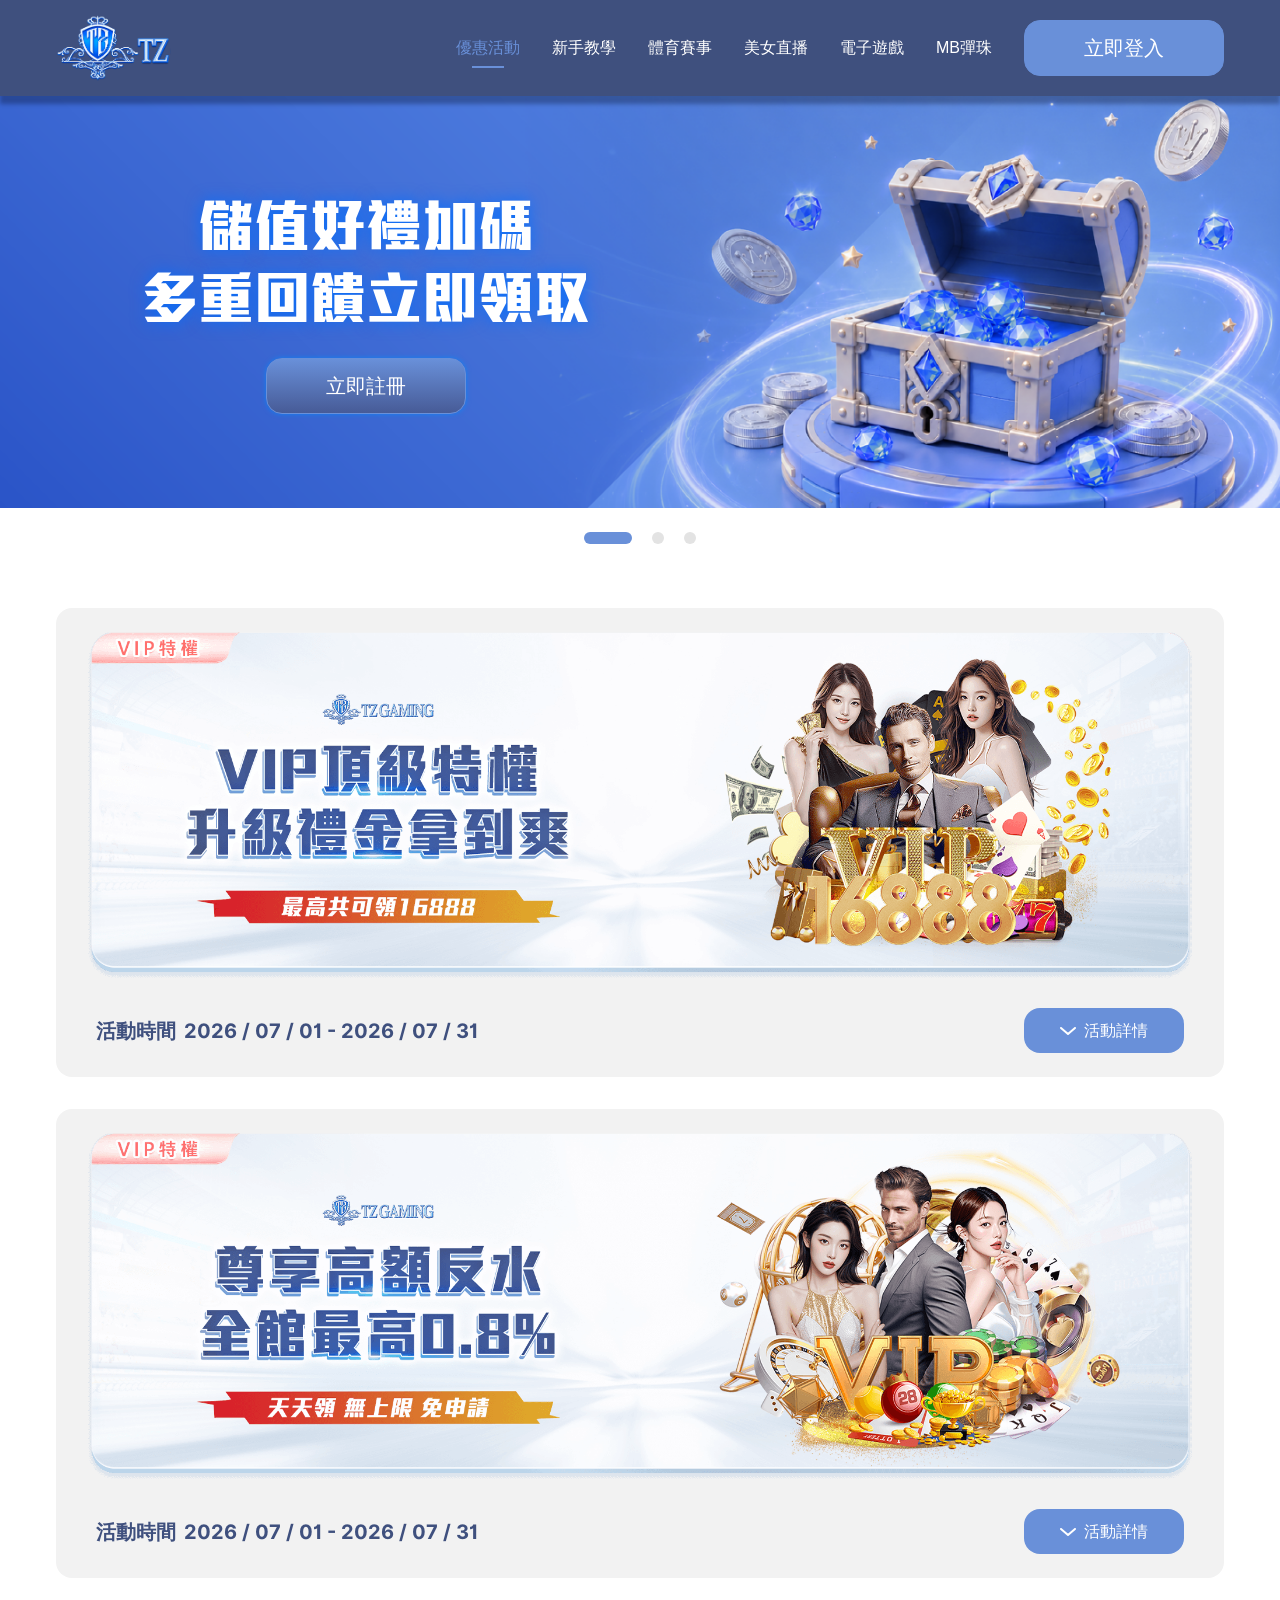
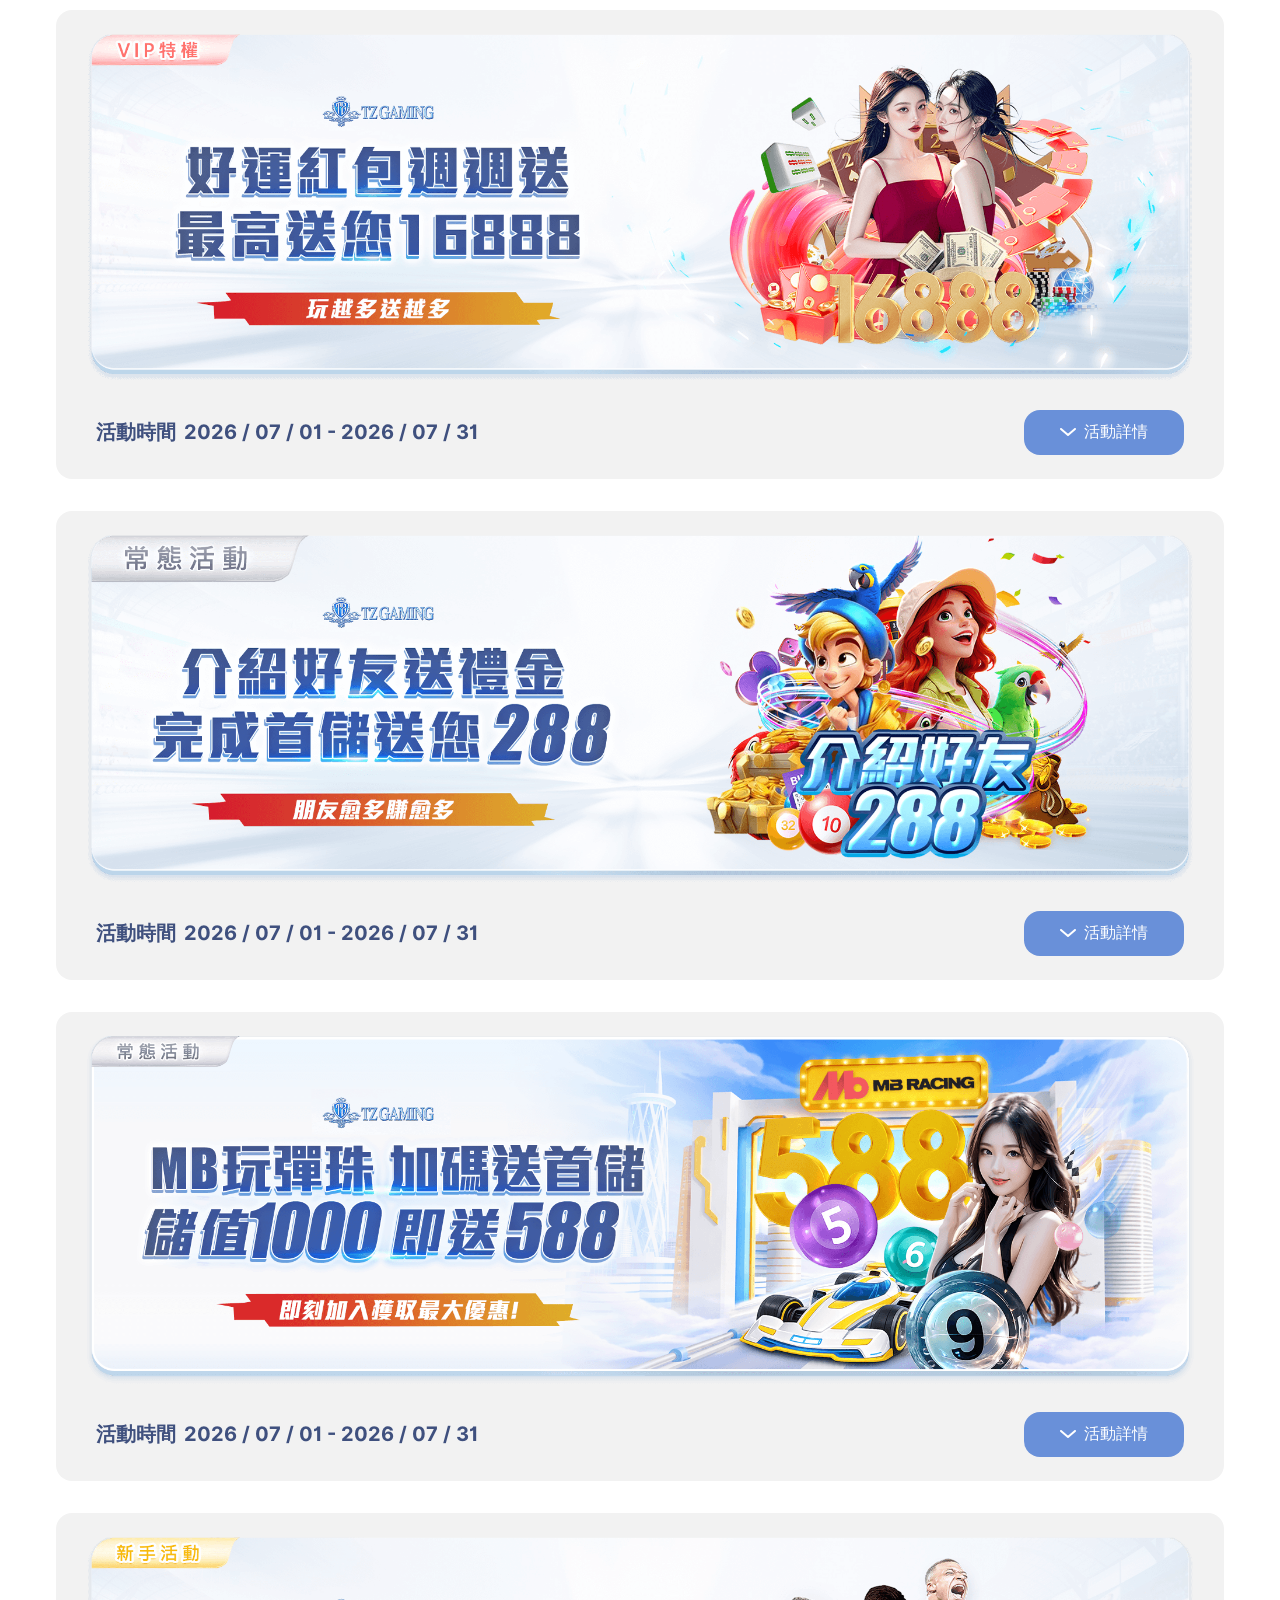
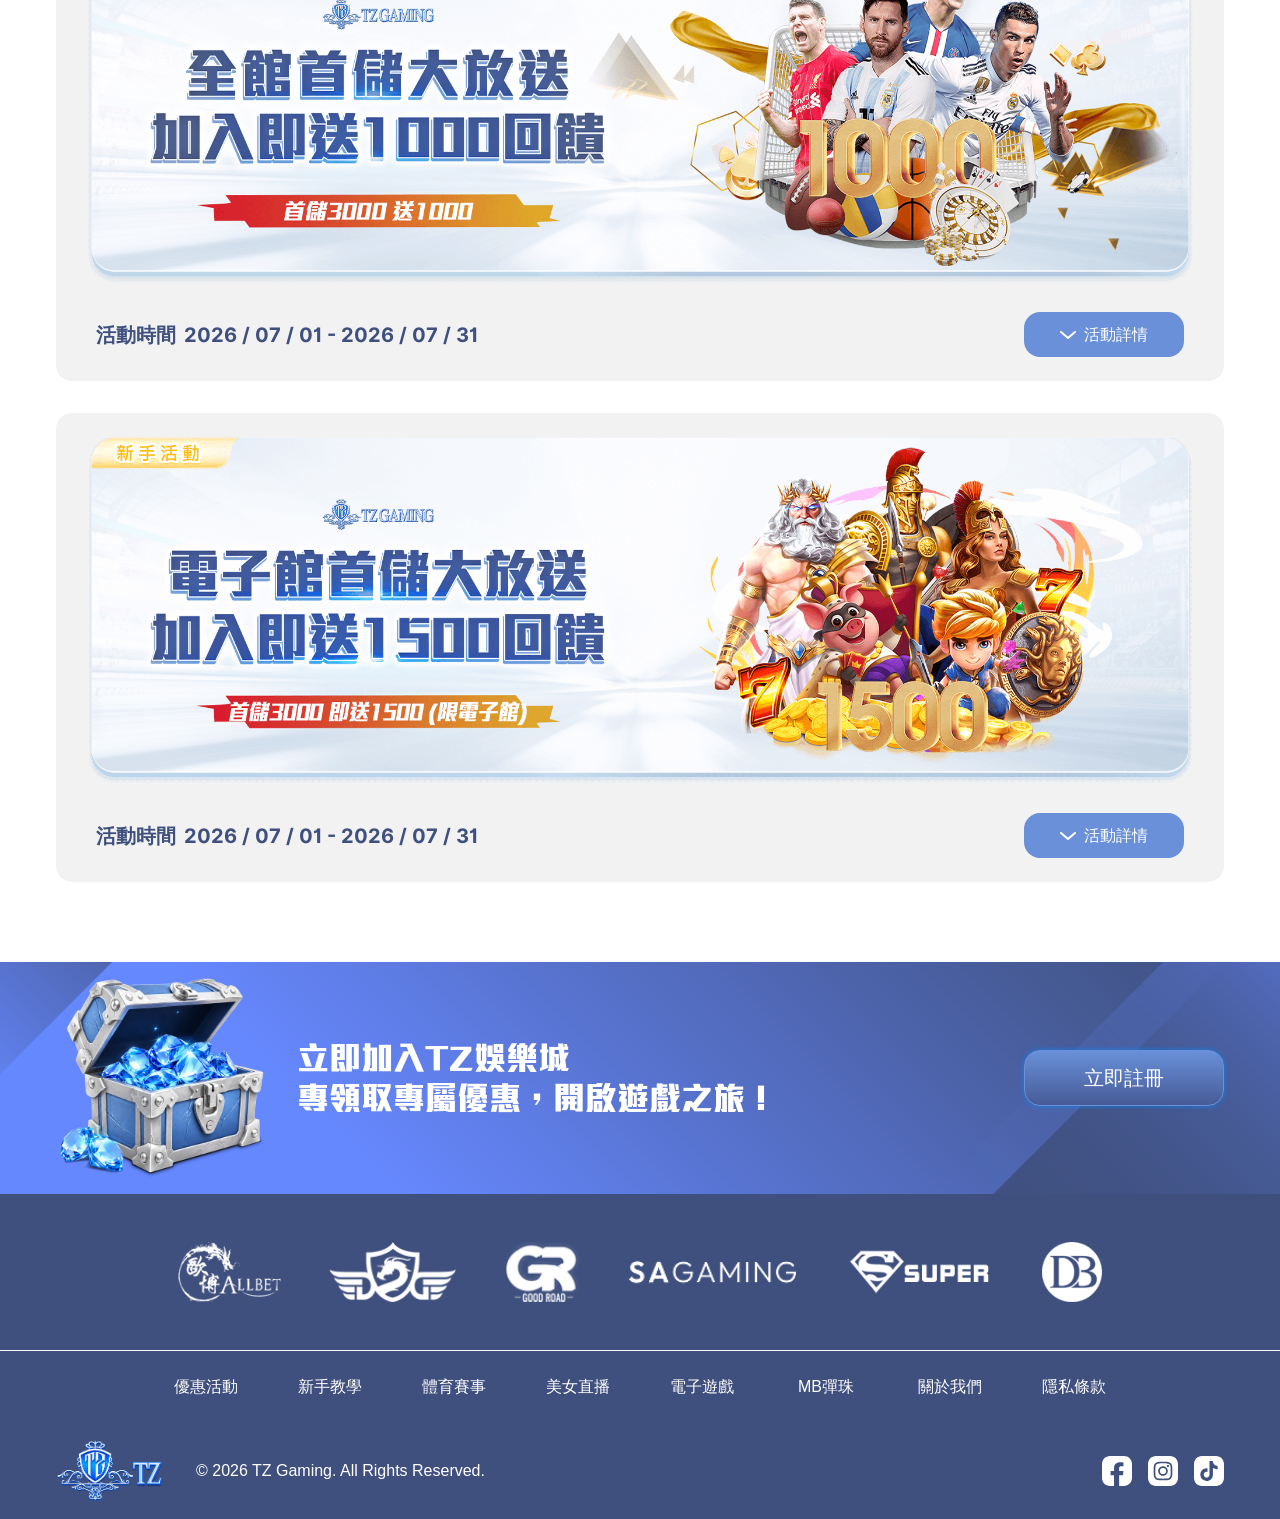
<file: activity.html>
<!DOCTYPE html>
<html lang="zh-Hant">
<head>
<meta charset="UTF-8">
<meta name="viewport" content="width=device-width, initial-scale=1.0">
<title>優惠活動 | TZ 娛樂城</title>
<meta name="description" content="TZ娛樂城優惠活動總覽：儲值好禮、每日返水、新手首儲、VIP升級禮金等多重回饋，立即加入領取專屬優惠。">
<link rel="icon" href="images/favicon.ico" sizes="any">
<link rel="icon" href="images/favicon-16x16.png" type="image/png" sizes="16x16">
<link rel="icon" href="images/favicon-32x32.png" type="image/png" sizes="32x32">
<link rel="icon" href="images/favicon-96x96.png" type="image/png" sizes="96x96">
<link rel="apple-touch-icon" href="images/apple-touch-icon.png">
<link rel="stylesheet" href="css/style.css">
<link rel="stylesheet" href="css/activity.css">
</head>
<body>

<!-- ===== Header ===== -->
<header class="site-header">
  <div class="container">
    <a href="index.html" class="site-logo" aria-label="TZ 娛樂城 首頁">
      <img src="images/tz-logo.png" alt="TZ 娛樂城">
    </a>
    <nav class="site-nav" id="siteNav">
      <ul class="nav-list">
        <li class="nav-home-mobile"><a href="index.html">官方首頁</a></li>
        <li><a href="activity.html">優惠活動</a></li>
        <li><a href="new.html">新手教學</a></li>
        <li><a href="sport.html">體育賽事</a></li>
        <li><a href="live.html">美女直播</a></li>
        <li><a href="slot.html">電子遊戲</a></li>
        <li><a href="mb.html">MB彈珠</a></li>
      </ul>
      <a href="https://www.tz6868.com/login?id=login" class="btn btn-solid">立即登入</a>
    </nav>
    <button class="nav-toggle" id="navToggle" aria-label="開啟選單" aria-expanded="false" aria-controls="siteNav">
      <span></span><span></span>
    </button>
  </div>
</header>

<main>

  <!-- ===== Hero Carousel ===== -->
  <section class="hero" aria-label="優惠活動主視覺">
    <div class="hero-track">
      <div class="hero-slide">
        <div class="hero-slide-bg">
          <div class="hero-slide-bg-img is-desktop" style="background-image:url('images/placeholders/hero-bg-activity.png')"></div>
          <div class="hero-slide-bg-img is-mobile" style="background-image:url('images/placeholders/hero-bg-activity-mobile.png')"></div>
        </div>
        <div class="hero-slide-content">
          <div class="hero-slide-inner">
            <h1>儲值好禮加碼<br>多重回饋立即領取</h1>
            <a href="https://tzg888.com/link/tzgaming_referral" class="btn btn-primary">立即註冊</a>
          </div>
        </div>
      </div>
      <div class="hero-slide">
        <div class="hero-slide-bg">
          <div class="hero-slide-bg-img is-desktop" style="background-image:url('images/placeholders/hero-bg-activity-2.png')"></div>
          <div class="hero-slide-bg-img is-mobile" style="background-image:url('images/placeholders/hero-bg-activity-2-mobile.png')"></div>
        </div>
        <div class="hero-slide-content">
          <div class="hero-slide-inner">
            <h1>儲值好禮加碼<br>多重回饋立即領取</h1>
            <a href="https://tzg888.com/link/tzgaming_referral" class="btn btn-primary">立即註冊</a>
          </div>
        </div>
      </div>
      <div class="hero-slide">
        <div class="hero-slide-bg">
          <div class="hero-slide-bg-img is-desktop" style="background-image:url('images/placeholders/hero-bg-activity-3.png')"></div>
          <div class="hero-slide-bg-img is-mobile" style="background-image:url('images/placeholders/hero-bg-activity-3-mobile.png')"></div>
        </div>
        <div class="hero-slide-content">
          <div class="hero-slide-inner">
            <h1>儲值好禮加碼<br>多重回饋立即領取</h1>
            <a href="https://tzg888.com/link/tzgaming_referral" class="btn btn-primary">立即註冊</a>
          </div>
        </div>
      </div>
    </div>
    <div class="hero-dots" role="tablist" aria-label="輪播切換">
      <button type="button" aria-label="第1張"></button>
      <button type="button" aria-label="第2張"></button>
      <button type="button" aria-label="第3張"></button>
    </div>
  </section>

  <!-- ===== Activity List ===== -->
  <section class="activity-section">
    <div class="content-1440">
      <div class="activity-list">

        <!-- Card 1 -->
        <article class="activity-card">
          <div class="activity-banner"><img src="images/placeholders/activity-banner-activity.png" alt="電子館週儲10%優惠 每週最高回饋30000點"></div>
          <div class="activity-details">
            <div class="activity-detail-block">
              <h3>活動說明</h3>
              <ol>
                <li>TZ會員根據您的VIP等級，每日可領取返水優惠。</li>
                <li>返水計算時間：昨日晚間00:00～昨日晚間23:59。</li>
                <li>返水優惠需申請，隔日下午15:00由系統自動發放。</li>
                <li>返水優惠需滿1倍有效投注量，即可申請取款。</li>
                <li>彩票館／電競館／捕魚類／棋牌類 遊戲不計返水。</li>
              </ol>
            </div>
            <div class="activity-detail-block">
              <h3>返水等級請至VIP詳情參閱</h3>
              <p class="activity-vip-rates">會員等級 VIP1 ────────── 0.4%
會員等級 VIP2 ────────── 0.4%
會員等級 VIP3 ────────── 0.4%
會員等級 VIP4 ────────── 0.4%
會員等級 VIP5 ────────── 0.5%
會員等級 VIP6 ────────── 0.5%
會員等級 VIP7 ────────── 0.6%
會員等級 VIP8 ────────── 0.7%
會員等級 VIP9 ────────── 0.8%</p>
            </div>
            <div class="activity-detail-block">
              <h3>活動規則</h3>
              <ol>
                <li>同一帳戶／電話號碼／IP位置／共享電腦／網路環境，則不符合此項優惠資格。</li>
                <li>TZ Gaming有權對違背欺騙、套利、攻擊單等非法獲利者嚴格監控，並保留扣回優惠及停用帳號等權利。</li>
                <li>TZ Gaming有權在任何時間修改、暫停或取消活動，無須特別通知並保留本活動最終解釋權。</li>
              </ol>
            </div>
          </div>
          <div class="activity-footer">
            <div class="activity-time"><strong>活動時間</strong><span>2026 / 07 / 01 - 2026 / 07 / 31</span></div>
            <button class="activity-toggle" type="button"><span class="icon"></span>活動詳情</button>
          </div>
        </article>

        <!-- Card 2 -->
        <article class="activity-card">
          <div class="activity-banner"><img src="images/placeholders/activity-banner-activity-2.png" alt="優惠活動"></div>
          <div class="activity-details">
            <div class="activity-detail-block">
              <h3>活動說明</h3>
              <ol>
                <li>TZ會員根據您的VIP等級，每日可領取返水優惠。</li>
                <li>返水計算時間：昨日晚間00:00～昨日晚間23:59。</li>
                <li>返水優惠需申請，隔日下午15:00由系統自動發放。</li>
                <li>返水優惠需滿1倍有效投注量，即可申請取款。</li>
                <li>彩票館／電競館／捕魚類／棋牌類 遊戲不計返水。</li>
              </ol>
            </div>
            <div class="activity-detail-block">
              <h3>返水等級請至VIP詳情參閱</h3>
              <p class="activity-vip-rates">會員等級 VIP1 ────────── 0.4%
會員等級 VIP2 ────────── 0.4%
會員等級 VIP3 ────────── 0.4%
會員等級 VIP4 ────────── 0.4%
會員等級 VIP5 ────────── 0.5%
會員等級 VIP6 ────────── 0.5%
會員等級 VIP7 ────────── 0.6%
會員等級 VIP8 ────────── 0.7%
會員等級 VIP9 ────────── 0.8%</p>
            </div>
            <div class="activity-detail-block">
              <h3>活動規則</h3>
              <ol>
                <li>同一帳戶／電話號碼／IP位置／共享電腦／網路環境，則不符合此項優惠資格。</li>
                <li>TZ Gaming有權對違背欺騙、套利、攻擊單等非法獲利者嚴格監控，並保留扣回優惠及停用帳號等權利。</li>
                <li>TZ Gaming有權在任何時間修改、暫停或取消活動，無須特別通知並保留本活動最終解釋權。</li>
              </ol>
            </div>
          </div>
          <div class="activity-footer">
            <div class="activity-time"><strong>活動時間</strong><span>2026 / 07 / 01 - 2026 / 07 / 31</span></div>
            <button class="activity-toggle" type="button"><span class="icon"></span>活動詳情</button>
          </div>
        </article>

        <!-- Card 3 -->
        <article class="activity-card">
          <div class="activity-banner"><img src="images/placeholders/activity-banner-activity-3.png" alt="電子館首儲大放送 加入即送1500回饋"></div>
          <div class="activity-details">
            <div class="activity-detail-block">
              <h3>活動說明</h3>
              <ol>
                <li>TZ會員根據您的VIP等級，每日可領取返水優惠。</li>
                <li>返水計算時間：昨日晚間00:00～昨日晚間23:59。</li>
                <li>返水優惠需申請，隔日下午15:00由系統自動發放。</li>
                <li>返水優惠需滿1倍有效投注量，即可申請取款。</li>
                <li>彩票館／電競館／捕魚類／棋牌類 遊戲不計返水。</li>
              </ol>
            </div>
            <div class="activity-detail-block">
              <h3>返水等級請至VIP詳情參閱</h3>
              <p class="activity-vip-rates">會員等級 VIP1 ────────── 0.4%
會員等級 VIP2 ────────── 0.4%
會員等級 VIP3 ────────── 0.4%
會員等級 VIP4 ────────── 0.4%
會員等級 VIP5 ────────── 0.5%
會員等級 VIP6 ────────── 0.5%
會員等級 VIP7 ────────── 0.6%
會員等級 VIP8 ────────── 0.7%
會員等級 VIP9 ────────── 0.8%</p>
            </div>
            <div class="activity-detail-block">
              <h3>活動規則</h3>
              <ol>
                <li>同一帳戶／電話號碼／IP位置／共享電腦／網路環境，則不符合此項優惠資格。</li>
                <li>TZ Gaming有權對違背欺騙、套利、攻擊單等非法獲利者嚴格監控，並保留扣回優惠及停用帳號等權利。</li>
                <li>TZ Gaming有權在任何時間修改、暫停或取消活動，無須特別通知並保留本活動最終解釋權。</li>
              </ol>
            </div>
          </div>
          <div class="activity-footer">
            <div class="activity-time"><strong>活動時間</strong><span>2026 / 07 / 01 - 2026 / 07 / 31</span></div>
            <button class="activity-toggle" type="button"><span class="icon"></span>活動詳情</button>
          </div>
        </article>

        <!-- Card 4 -->
        <article class="activity-card">
          <div class="activity-banner"><img src="images/placeholders/activity-banner-activity-4.png" alt="MB玩彈珠 加碼送首儲 儲值1000即送588"></div>
          <div class="activity-details">
            <div class="activity-detail-block">
              <h3>活動說明</h3>
              <ol>
                <li>TZ會員根據您的VIP等級，每日可領取返水優惠。</li>
                <li>返水計算時間：昨日晚間00:00～昨日晚間23:59。</li>
                <li>返水優惠需申請，隔日下午15:00由系統自動發放。</li>
                <li>返水優惠需滿1倍有效投注量，即可申請取款。</li>
                <li>彩票館／電競館／捕魚類／棋牌類 遊戲不計返水。</li>
              </ol>
            </div>
            <div class="activity-detail-block">
              <h3>返水等級請至VIP詳情參閱</h3>
              <p class="activity-vip-rates">會員等級 VIP1 ────────── 0.4%
會員等級 VIP2 ────────── 0.4%
會員等級 VIP3 ────────── 0.4%
會員等級 VIP4 ────────── 0.4%
會員等級 VIP5 ────────── 0.5%
會員等級 VIP6 ────────── 0.5%
會員等級 VIP7 ────────── 0.6%
會員等級 VIP8 ────────── 0.7%
會員等級 VIP9 ────────── 0.8%</p>
            </div>
            <div class="activity-detail-block">
              <h3>活動規則</h3>
              <ol>
                <li>同一帳戶／電話號碼／IP位置／共享電腦／網路環境，則不符合此項優惠資格。</li>
                <li>TZ Gaming有權對違背欺騙、套利、攻擊單等非法獲利者嚴格監控，並保留扣回優惠及停用帳號等權利。</li>
                <li>TZ Gaming有權在任何時間修改、暫停或取消活動，無須特別通知並保留本活動最終解釋權。</li>
              </ol>
            </div>
          </div>
          <div class="activity-footer">
            <div class="activity-time"><strong>活動時間</strong><span>2026 / 07 / 01 - 2026 / 07 / 31</span></div>
            <button class="activity-toggle" type="button"><span class="icon"></span>活動詳情</button>
          </div>
        </article>

        <!-- Card 5 -->
        <article class="activity-card">
          <div class="activity-banner"><img src="images/placeholders/activity-banner-activity-5.png" alt="全館首儲大放送 加入即送1000回饋"></div>
          <div class="activity-details">
            <div class="activity-detail-block">
              <h3>活動說明</h3>
              <ol>
                <li>TZ會員根據您的VIP等級，每日可領取返水優惠。</li>
                <li>返水計算時間：昨日晚間00:00～昨日晚間23:59。</li>
                <li>返水優惠需申請，隔日下午15:00由系統自動發放。</li>
                <li>返水優惠需滿1倍有效投注量，即可申請取款。</li>
                <li>彩票館／電競館／捕魚類／棋牌類 遊戲不計返水。</li>
              </ol>
            </div>
            <div class="activity-detail-block">
              <h3>返水等級請至VIP詳情參閱</h3>
              <p class="activity-vip-rates">會員等級 VIP1 ────────── 0.4%
會員等級 VIP2 ────────── 0.4%
會員等級 VIP3 ────────── 0.4%
會員等級 VIP4 ────────── 0.4%
會員等級 VIP5 ────────── 0.5%
會員等級 VIP6 ────────── 0.5%
會員等級 VIP7 ────────── 0.6%
會員等級 VIP8 ────────── 0.7%
會員等級 VIP9 ────────── 0.8%</p>
            </div>
            <div class="activity-detail-block">
              <h3>活動規則</h3>
              <ol>
                <li>同一帳戶／電話號碼／IP位置／共享電腦／網路環境，則不符合此項優惠資格。</li>
                <li>TZ Gaming有權對違背欺騙、套利、攻擊單等非法獲利者嚴格監控，並保留扣回優惠及停用帳號等權利。</li>
                <li>TZ Gaming有權在任何時間修改、暫停或取消活動，無須特別通知並保留本活動最終解釋權。</li>
              </ol>
            </div>
          </div>
          <div class="activity-footer">
            <div class="activity-time"><strong>活動時間</strong><span>2026 / 07 / 01 - 2026 / 07 / 31</span></div>
            <button class="activity-toggle" type="button"><span class="icon"></span>活動詳情</button>
          </div>
        </article>

        <!-- Card 6 -->
        <article class="activity-card">
          <div class="activity-banner"><img src="images/placeholders/activity-banner-activity-6.png" alt="VIP頂級特權 升級禮金拿到爽 最高共可領16888"></div>
          <div class="activity-details">
            <div class="activity-detail-block">
              <h3>活動說明</h3>
              <ol>
                <li>TZ會員根據您的VIP等級，每日可領取返水優惠。</li>
                <li>返水計算時間：昨日晚間00:00～昨日晚間23:59。</li>
                <li>返水優惠需申請，隔日下午15:00由系統自動發放。</li>
                <li>返水優惠需滿1倍有效投注量，即可申請取款。</li>
                <li>彩票館／電競館／捕魚類／棋牌類 遊戲不計返水。</li>
              </ol>
            </div>
            <div class="activity-detail-block">
              <h3>返水等級請至VIP詳情參閱</h3>
              <p class="activity-vip-rates">會員等級 VIP1 ────────── 0.4%
會員等級 VIP2 ────────── 0.4%
會員等級 VIP3 ────────── 0.4%
會員等級 VIP4 ────────── 0.4%
會員等級 VIP5 ────────── 0.5%
會員等級 VIP6 ────────── 0.5%
會員等級 VIP7 ────────── 0.6%
會員等級 VIP8 ────────── 0.7%
會員等級 VIP9 ────────── 0.8%</p>
            </div>
            <div class="activity-detail-block">
              <h3>活動規則</h3>
              <ol>
                <li>同一帳戶／電話號碼／IP位置／共享電腦／網路環境，則不符合此項優惠資格。</li>
                <li>TZ Gaming有權對違背欺騙、套利、攻擊單等非法獲利者嚴格監控，並保留扣回優惠及停用帳號等權利。</li>
                <li>TZ Gaming有權在任何時間修改、暫停或取消活動，無須特別通知並保留本活動最終解釋權。</li>
              </ol>
            </div>
          </div>
          <div class="activity-footer">
            <div class="activity-time"><strong>活動時間</strong><span>2026 / 07 / 01 - 2026 / 07 / 31</span></div>
            <button class="activity-toggle" type="button"><span class="icon"></span>活動詳情</button>
          </div>
        </article>

        <!-- Card 7 -->
        <article class="activity-card">
          <div class="activity-banner"><img src="images/placeholders/activity-banner-activity-7.png" alt="尊享高額反水 全館最高0.8%"></div>
          <div class="activity-details">
            <div class="activity-detail-block">
              <h3>活動說明</h3>
              <ol>
                <li>TZ會員根據您的VIP等級，每日可領取返水優惠。</li>
                <li>返水計算時間：昨日晚間00:00～昨日晚間23:59。</li>
                <li>返水優惠需申請，隔日下午15:00由系統自動發放。</li>
                <li>返水優惠需滿1倍有效投注量，即可申請取款。</li>
                <li>彩票館／電競館／捕魚類／棋牌類 遊戲不計返水。</li>
              </ol>
            </div>
            <div class="activity-detail-block">
              <h3>返水等級請至VIP詳情參閱</h3>
              <p class="activity-vip-rates">會員等級 VIP1 ────────── 0.4%
會員等級 VIP2 ────────── 0.4%
會員等級 VIP3 ────────── 0.4%
會員等級 VIP4 ────────── 0.4%
會員等級 VIP5 ────────── 0.5%
會員等級 VIP6 ────────── 0.5%
會員等級 VIP7 ────────── 0.6%
會員等級 VIP8 ────────── 0.7%
會員等級 VIP9 ────────── 0.8%</p>
            </div>
            <div class="activity-detail-block">
              <h3>活動規則</h3>
              <ol>
                <li>同一帳戶／電話號碼／IP位置／共享電腦／網路環境，則不符合此項優惠資格。</li>
                <li>TZ Gaming有權對違背欺騙、套利、攻擊單等非法獲利者嚴格監控，並保留扣回優惠及停用帳號等權利。</li>
                <li>TZ Gaming有權在任何時間修改、暫停或取消活動，無須特別通知並保留本活動最終解釋權。</li>
              </ol>
            </div>
          </div>
          <div class="activity-footer">
            <div class="activity-time"><strong>活動時間</strong><span>2026 / 07 / 01 - 2026 / 07 / 31</span></div>
            <button class="activity-toggle" type="button"><span class="icon"></span>活動詳情</button>
          </div>
        </article>

      </div>
    </div>
  </section>

  <!-- ===== CTA Banner ===== -->
  <section class="cta-banner" style="background-image:url('images/placeholders/cta-banner-bg-01.png')">
    <div class="content-1440 cta-inner">
      <div class="cta-content">
        <div class="cta-media">
          <img src="images/placeholders/cta-media-01.png" alt="">
        </div>
        <p class="cta-text">立即加入TZ娛樂城<br>專領取專屬優惠，開啟遊戲之旅！</p>
      </div>
      <a href="https://tzg888.com/link/tzgaming_referral" class="btn btn-primary">立即註冊</a>
    </div>
  </section>

</main>

<!-- ===== Footer ===== -->
<footer class="site-footer">
  <div class="content-1440">
    <div class="footer-partners">
      <img src="images/placeholders/partner-logo-01.png" alt="Yabo">
      <img src="images/placeholders/partner-logo-02.png" alt="DG">
      <img src="images/placeholders/partner-logo-03.png" alt="SA Gaming">
      <img src="images/placeholders/partner-logo-04.png" alt="GR">
      <img src="images/placeholders/partner-logo-05.png" alt="AB">
      <img src="images/placeholders/partner-logo-06.png" alt="Super">
    </div>
  </div>

  <nav class="footer-nav" aria-label="頁尾導覽">
    <div class="content-1440">
    <ul class="footer-nav-list">
      <li><a href="activity.html">優惠活動</a></li>
      <li><a href="new.html">新手教學</a></li>
      <li><a href="sport.html">體育賽事</a></li>
      <li><a href="live.html">美女直播</a></li>
      <li><a href="slot.html">電子遊戲</a></li>
      <li><a href="mb.html">MB彈珠</a></li>
      <li><a href="about.html">關於我們</a></li>
      <li><a href="privacy.html">隱私條款</a></li>
    </ul>
    </div>
  </nav>

  <div class="content-1440">
    <div class="footer-bottom">
      <div class="footer-brand">
        <img src="images/tz-logo.png" alt="TZ 娛樂城">
        <span class="footer-copy">© 2026 TZ Gaming. All Rights Reserved.</span>
      </div>
      <div class="footer-social">
        <a href="#" aria-label="Facebook">
          <svg xmlns="http://www.w3.org/2000/svg" viewBox="0 0 600 600" aria-hidden="true" fill="currentColor"><path d="M440,0H160C71.63,0,0,71.63,0,160v280C0,528.37,71.63,600,160,600h80.85v-215.09h-69.51v-82.81h69.51v-58.93c0-69.83,30.74-119.91,132.49-119.91,21.52,0,55.31,4.34,55.31,4.34v76.89h-35.49c-36.16,0-50.27,11-50.27,41.41v56.19h84.41l-7.51,82.81h-76.89v215.09h97.11c88.37,0,160-71.63,160-160V160C600,71.63,528.37,0,440,0Z"/></svg>
        </a>
        <a href="#" aria-label="Instagram">
          <svg xmlns="http://www.w3.org/2000/svg" viewBox="0 0 600 600" aria-hidden="true" fill="currentColor"><ellipse cx="300.02" cy="300" rx="62.14" ry="62.18" transform="translate(-.46 599.54) rotate(-89.91)"/><path d="M445.43,190.05c-3.39-8.7-7.43-14.91-13.96-21.44-6.53-6.52-12.73-10.56-21.44-13.94-6.58-2.55-16.45-5.59-34.64-6.42-19.67-.89-25.57-1.07-75.38-1.07-6.23,0-11.77,0-16.74,0v-.05c-34.77.04-41.44.27-58.65,1.05-18.19.84-28.06,3.86-34.64,6.43-8.71,3.39-14.92,7.43-21.45,13.95-6.53,6.52-10.58,12.74-13.96,21.44-2.55,6.57-5.59,16.44-6.42,34.61-.89,19.65-1.07,25.52-1.07,75.3s.18,55.68,1.07,75.33c.83,18.17,3.87,28.04,6.42,34.6,3.39,8.7,7.43,14.9,13.96,21.43,6.53,6.52,12.75,10.56,21.45,13.94,6.58,2.55,16.45,5.59,34.64,6.43,19.67.89,25.57,1.09,75.38,1.09s55.72-.19,75.38-1.09c18.19-.83,28.07-3.86,34.64-6.42,8.71-3.38,14.91-7.42,21.44-13.94,6.53-6.52,10.58-12.71,13.96-21.41,2.55-6.56,5.59-16.43,6.42-34.6.89-19.65,1.09-25.55,1.09-75.3s-.19-55.65-1.09-75.3c-.83-18.17-3.87-28.04-6.42-34.6ZM300.02,395.71c-52.91,0-95.8-42.84-95.8-95.71s42.89-95.73,95.8-95.73c52.91,0,95.79,42.86,95.79,95.73s-42.88,95.71-95.79,95.71ZM399.6,222.86c-12.36,0-22.39-10.02-22.39-22.37s10.03-22.36,22.39-22.36h0c12.36,0,22.39,10.01,22.39,22.36s-10.03,22.37-22.39,22.37Z"/><path d="M440,0H160C71.63,0,0,71.63,0,160v280C0,528.37,71.63,600,160,600h280c88.37,0,160-71.63,160-160V160C600,71.63,528.37,0,440,0ZM485.42,376.85c-.93,19.84-4.08,33.39-8.67,45.24-4.78,12.26-11.15,22.66-21.53,33.02-10.37,10.37-20.76,16.75-33.02,21.52-11.87,4.61-25.44,7.75-45.3,8.66-19.9.9-26.24,1.13-76.91,1.13s-57.01-.22-76.91-1.13c-19.86-.91-33.42-4.05-45.29-8.66-12.26-4.76-22.67-11.15-33.03-21.52-10.37-10.36-16.75-20.76-21.52-33.02-4.61-11.85-7.75-25.4-8.67-45.24-.9-19.88-1.13-26.22-1.13-76.84s.23-56.98,1.12-76.87c.89-19.84,4.04-33.39,8.67-45.24,4.78-12.26,11.15-22.66,21.53-33.02,10.37-10.37,20.78-16.73,33.05-21.5,11.86-4.61,25.42-7.75,45.28-8.66,19.89-.9,26.26-1.13,76.89-1.13s56.99.22,76.88,1.13c19.86.91,33.42,4.05,45.32,8.66,12.28,4.76,22.66,11.13,33.03,21.5,10.38,10.36,16.75,20.76,21.53,33.02,4.59,11.85,7.73,25.4,8.67,45.24.89,19.88,1.13,26.24,1.13,76.86s-.23,56.96-1.13,76.85Z"/></svg>
        </a>
        <a href="#" aria-label="TikTok">
          <svg xmlns="http://www.w3.org/2000/svg" viewBox="0 0 600 600" aria-hidden="true" fill="currentColor"><path d="M440,0H160C71.63,0,0,71.63,0,160v280C0,528.37,71.63,600,160,600h280c88.37,0,160-71.63,160-160V160C600,71.63,528.37,0,440,0ZM472.56,211.29v53.34c-35.23,0-67.85-11.19-94.48-30.22v138.29c0,69.17-56.11,125.25-125.32,125.25-25.82,0-49.82-7.8-69.76-21.18,0,0,0,0-.01-.01-33.5-22.48-55.55-60.7-55.55-104.06,0-69.17,56.11-125.25,125.32-125.25,5.75,0,11.5.39,17.19,1.17v15.36h0v53.92c-5.48-1.74-11.33-2.68-17.4-2.68-31.66,0-57.32,25.65-57.32,57.29,0,22.37,12.83,41.74,31.53,51.18,7.76,3.91,16.51,6.11,25.79,6.11,31.6,0,57.21-25.55,57.32-57.1V102.04h68.19v8.72c.24,2.61.59,5.2,1.04,7.78,4.73,26.98,20.88,50.04,43.28,64.01.45.49.91.96,1.37,1.44-.46-.48-.92-.95-1.37-1.45,15.05,9.39,32.43,14.35,50.16,14.32v14.42Z"/></svg>
        </a>
      </div>
    </div>
  </div>
</footer>

<script src="js/main.js"></script>
</body>
</html>
</file>
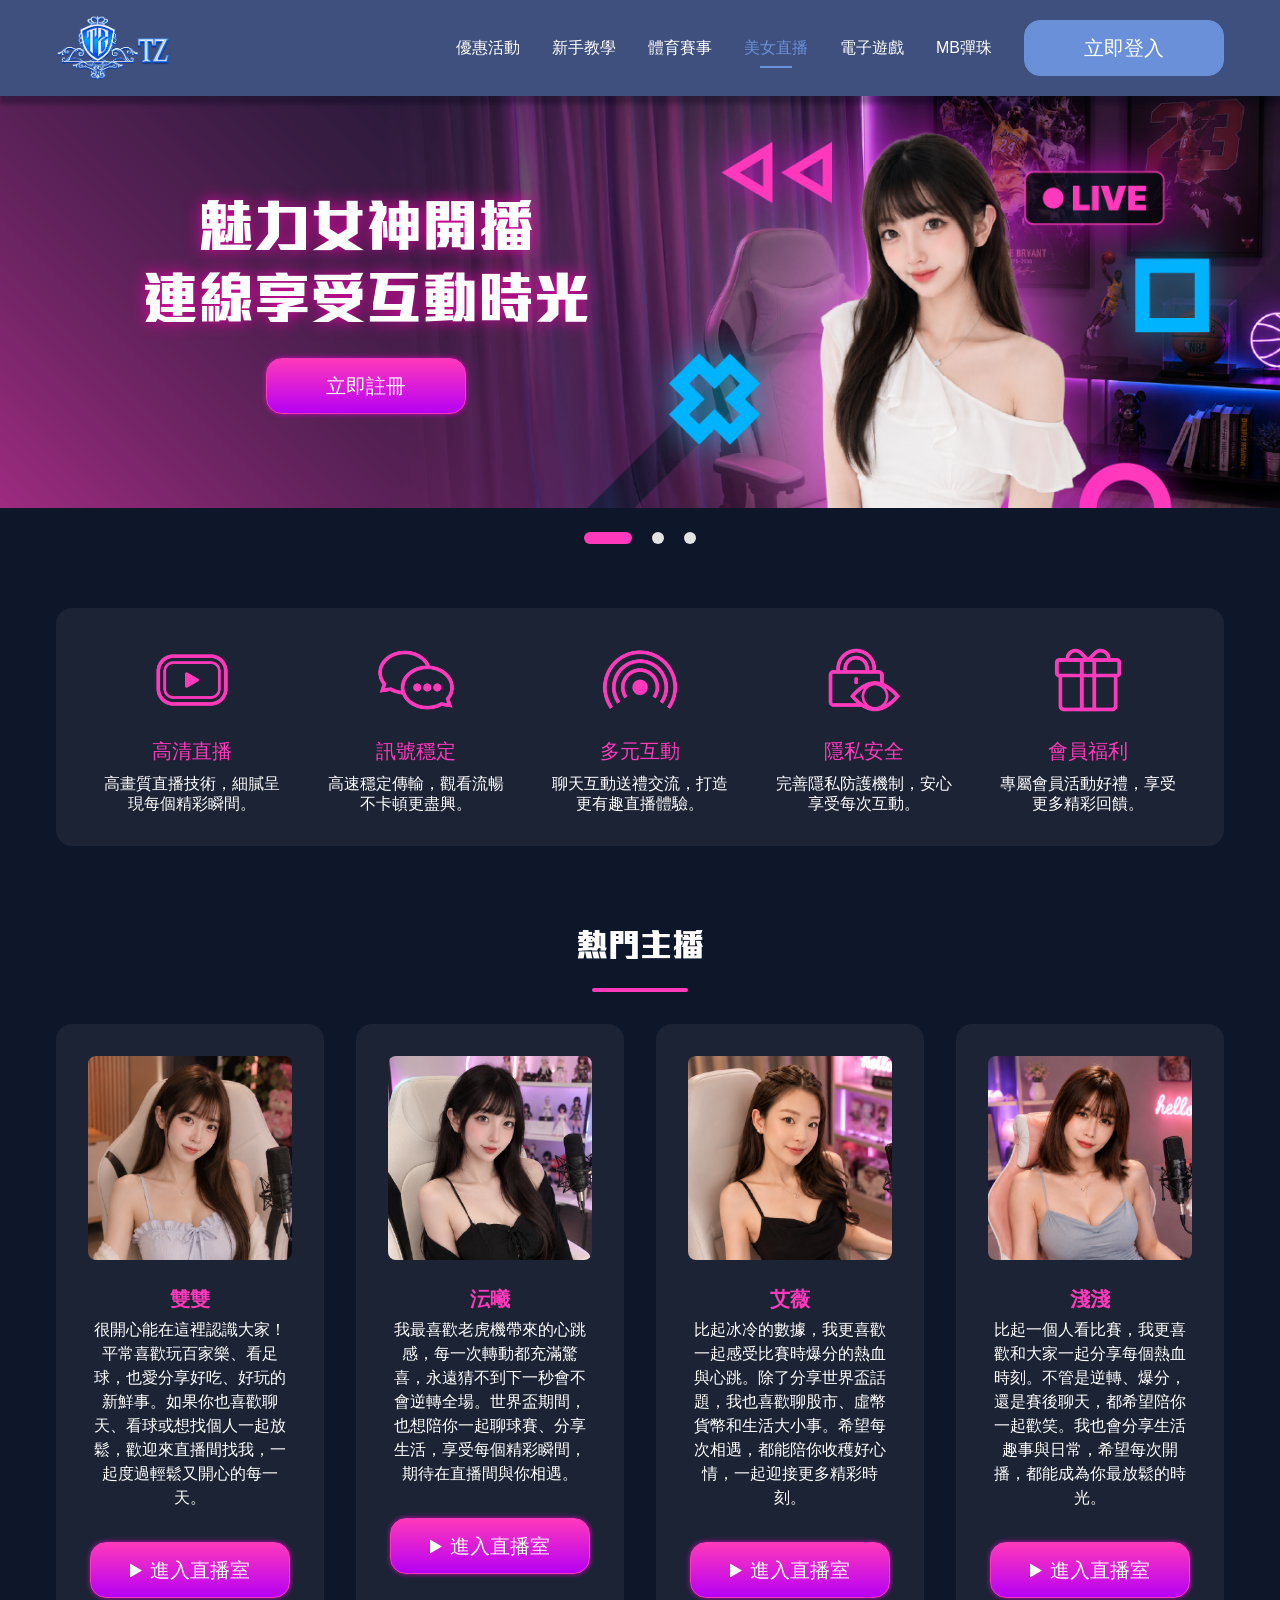
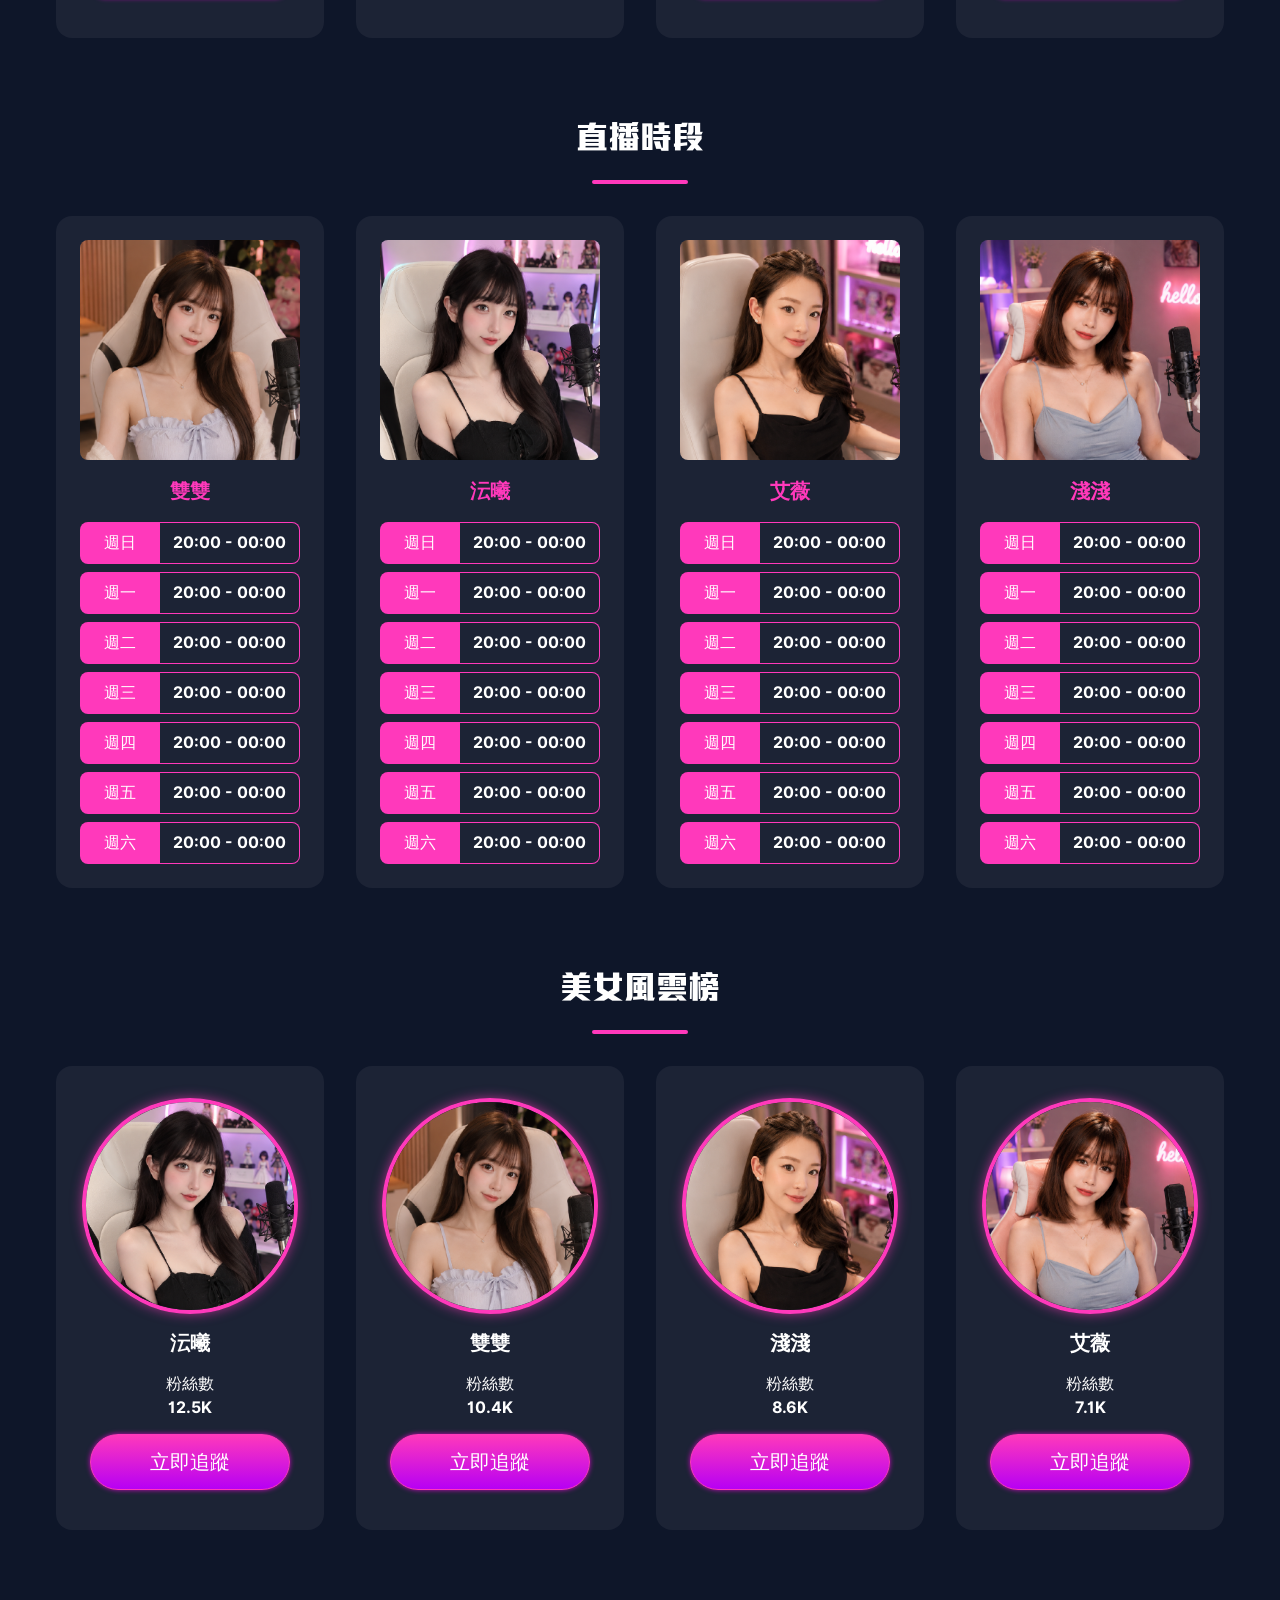
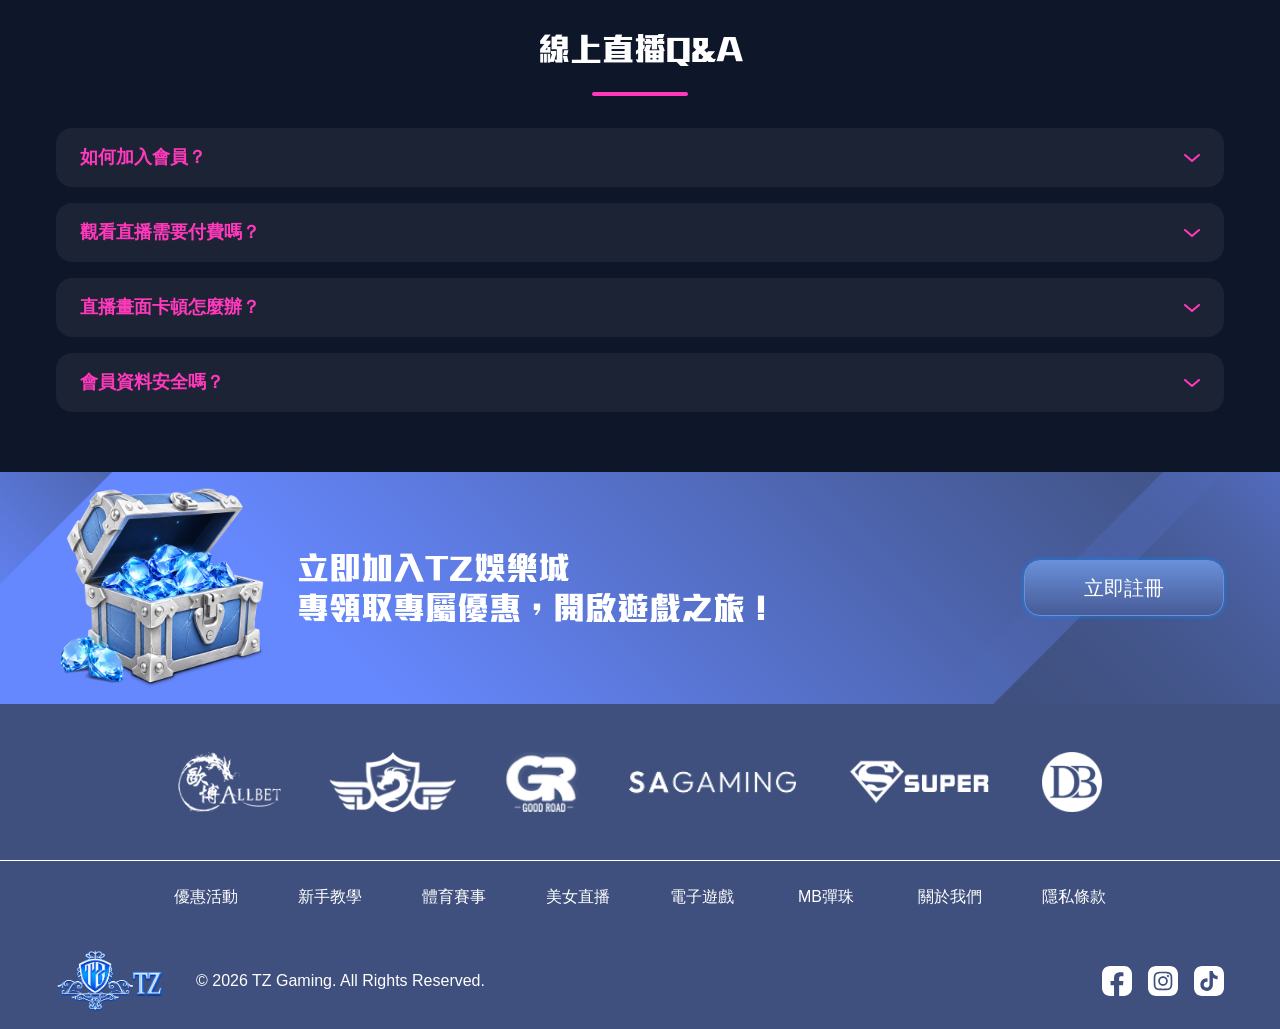
<file: live.html>
<!DOCTYPE html>
<html lang="zh-Hant">
<head>
<meta charset="UTF-8">
<meta name="viewport" content="width=device-width, initial-scale=1.0">
<title>美女直播 | TZ 娛樂城</title>
<meta name="description" content="TZ娛樂城美女直播：高清直播、訊號穩定、多元互動，人氣主播即時連線，享受專屬互動時光。">
<link rel="icon" href="images/favicon.ico" sizes="any">
<link rel="icon" href="images/favicon-16x16.png" type="image/png" sizes="16x16">
<link rel="icon" href="images/favicon-32x32.png" type="image/png" sizes="32x32">
<link rel="icon" href="images/favicon-96x96.png" type="image/png" sizes="96x96">
<link rel="apple-touch-icon" href="images/apple-touch-icon.png">
<link rel="stylesheet" href="css/style.css">
<link rel="stylesheet" href="css/live.css">
</head>
<body>

<!-- ===== Header ===== -->
<header class="site-header">
  <div class="container">
    <a href="index.html" class="site-logo" aria-label="TZ 娛樂城 首頁">
      <img src="images/tz-logo.png" alt="TZ 娛樂城">
    </a>
    <nav class="site-nav" id="siteNav">
      <ul class="nav-list">
        <li class="nav-home-mobile"><a href="index.html">官方首頁</a></li>
        <li><a href="activity.html">優惠活動</a></li>
        <li><a href="new.html">新手教學</a></li>
        <li><a href="sport.html">體育賽事</a></li>
        <li><a href="live.html">美女直播</a></li>
        <li><a href="slot.html">電子遊戲</a></li>
        <li><a href="mb.html">MB彈珠</a></li>
      </ul>
      <a href="https://www.tz6868.com/login?id=login" class="btn btn-solid">立即登入</a>
    </nav>
    <button class="nav-toggle" id="navToggle" aria-label="開啟選單" aria-expanded="false" aria-controls="siteNav">
      <span></span><span></span>
    </button>
  </div>
</header>

<main>

  <!-- ===== Hero Carousel ===== -->
  <section class="hero" aria-label="美女直播主視覺">
    <div class="hero-track">
      <div class="hero-slide">
        <div class="hero-slide-bg">
          <div class="hero-slide-bg-img is-desktop" style="background-image:url('images/placeholders/hero-bg-live.png')"></div>
          <div class="hero-slide-bg-img is-mobile" style="background-image:url('images/placeholders/hero-bg-live-mobile.png')"></div>
        </div>
        <div class="hero-slide-content">
          <div class="hero-slide-inner">
            <h1 style="text-shadow:0 0 16px rgba(255,0,178,.85)">魅力女神開播<br>連線享受互動時光</h1>
            <a href="https://tzg888.com/link/tzgaming_referral" class="btn btn-pink">立即註冊</a>
          </div>
        </div>
      </div>
      <div class="hero-slide">
        <div class="hero-slide-bg">
          <div class="hero-slide-bg-img is-desktop" style="background-image:url('images/placeholders/hero-bg-live-2.png')"></div>
          <div class="hero-slide-bg-img is-mobile" style="background-image:url('images/placeholders/hero-bg-live-2-mobile.png')"></div>
        </div>
        <div class="hero-slide-content">
          <div class="hero-slide-inner">
            <h1 style="text-shadow:0 0 16px rgba(255,0,178,.85)">魅力女神開播<br>連線享受互動時光</h1>
            <a href="https://tzg888.com/link/tzgaming_referral" class="btn btn-pink">立即註冊</a>
          </div>
        </div>
      </div>
      <div class="hero-slide">
        <div class="hero-slide-bg">
          <div class="hero-slide-bg-img is-desktop" style="background-image:url('images/placeholders/hero-bg-live-3.png')"></div>
          <div class="hero-slide-bg-img is-mobile" style="background-image:url('images/placeholders/hero-bg-live-3-mobile.png')"></div>
        </div>
        <div class="hero-slide-content">
          <div class="hero-slide-inner">
            <h1 style="text-shadow:0 0 16px rgba(255,0,178,.85)">魅力女神開播<br>連線享受互動時光</h1>
            <a href="https://tzg888.com/link/tzgaming_referral" class="btn btn-pink">立即註冊</a>
          </div>
        </div>
      </div>
    </div>
    <div class="hero-dots" role="tablist" aria-label="輪播切換">
      <button type="button" aria-label="第1張"></button>
      <button type="button" aria-label="第2張"></button>
      <button type="button" aria-label="第3張"></button>
    </div>
  </section>

  <!-- ===== Feature strip ===== -->
  <section class="live-features-section">
    <div class="content-1440">
      <div class="live-features-grid">
        <div class="live-feature-item">
          <img src="images/placeholders/live-feature-icon-live.png" alt="">
          <h3>高清直播</h3>
          <p>高畫質直播技術，細膩呈現每個精彩瞬間。</p>
        </div>
        <div class="live-feature-item">
          <img src="images/placeholders/live-feature-icon-live-2.png" alt="">
          <h3>訊號穩定</h3>
          <p>高速穩定傳輸，觀看流暢不卡頓更盡興。</p>
        </div>
        <div class="live-feature-item">
          <img src="images/placeholders/live-feature-icon-live-3.png" alt="">
          <h3>多元互動</h3>
          <p>聊天互動送禮交流，打造更有趣直播體驗。</p>
        </div>
        <div class="live-feature-item">
          <img src="images/placeholders/live-feature-icon-live-4.png" alt="">
          <h3>隱私安全</h3>
          <p>完善隱私防護機制，安心享受每次互動。</p>
        </div>
        <div class="live-feature-item">
          <img src="images/placeholders/live-feature-icon-live-5.png" alt="">
          <h3>會員福利</h3>
          <p>專屬會員活動好禮，享受更多精彩回饋。</p>
        </div>
      </div>
    </div>
  </section>

  <!-- ===== 熱門主播 ===== -->
  <section class="live-section">
    <div class="content-1440">
      <div class="section-title-wrap">
        <h2 class="section-title">熱門主播</h2>
        <div class="section-title-bar"></div>
      </div>
      <div class="live-streamers-grid">
        <div class="live-streamer-card">
          <img src="images/placeholders/streamer-live.png" alt="雙雙">
          <div>
            <h3>雙雙</h3>
            <p>很開心能在這裡認識大家！平常喜歡玩百家樂、看足球，也愛分享好吃、好玩的新鮮事。如果你也喜歡聊天、看球或想找個人一起放鬆，歡迎來直播間找我，一起度過輕鬆又開心的每一天。</p>
          </div>
          <a href="https://tzg888.com/link/tzgaming_referral" class="btn btn-pink"><span class="icon"></span>進入直播室</a>
        </div>
        <div class="live-streamer-card">
          <img src="images/placeholders/streamer-live-2.png" alt="沄曦">
          <div>
            <h3>沄曦</h3>
            <p>我最喜歡老虎機帶來的心跳感，每一次轉動都充滿驚喜，永遠猜不到下一秒會不會逆轉全場。世界盃期間，也想陪你一起聊球賽、分享生活，享受每個精彩瞬間，期待在直播間與你相遇。</p>
          </div>
          <a href="https://tzg888.com/link/tzgaming_referral" class="btn btn-pink"><span class="icon"></span>進入直播室</a>
        </div>
        <div class="live-streamer-card">
          <img src="images/placeholders/streamer-live-3.png" alt="艾薇">
          <div>
            <h3>艾薇</h3>
            <p>比起冰冷的數據，我更喜歡一起感受比賽時爆分的熱血與心跳。除了分享世界盃話題，我也喜歡聊股市、虛幣貨幣和生活大小事。希望每次相遇，都能陪你收穫好心情，一起迎接更多精彩時刻。</p>
          </div>
          <a href="https://tzg888.com/link/tzgaming_referral" class="btn btn-pink"><span class="icon"></span>進入直播室</a>
        </div>
        <div class="live-streamer-card">
          <img src="images/placeholders/streamer-live-4.png" alt="淺淺">
          <div>
            <h3>淺淺</h3>
            <p>比起一個人看比賽，我更喜歡和大家一起分享每個熱血時刻。不管是逆轉、爆分，還是賽後聊天，都希望陪你一起歡笑。我也會分享生活趣事與日常，希望每次開播，都能成為你最放鬆的時光。</p>
          </div>
          <a href="https://tzg888.com/link/tzgaming_referral" class="btn btn-pink"><span class="icon"></span>進入直播室</a>
        </div>
      </div>
    </div>
  </section>

  <!-- ===== 直播時段 ===== -->
  <section class="live-section">
    <div class="content-1440">
      <div class="section-title-wrap">
        <h2 class="section-title">直播時段</h2>
        <div class="section-title-bar"></div>
      </div>
      <div class="live-schedule-grid">
        <div class="live-schedule-card">
          <img src="images/placeholders/schedule-live.png" alt="雙雙">
          <h3>雙雙</h3>
          <div class="live-schedule-list">
            <div class="live-schedule-row"><div class="live-schedule-day">週日</div><div class="live-schedule-time">20:00 - 00:00</div></div>
            <div class="live-schedule-row"><div class="live-schedule-day">週一</div><div class="live-schedule-time">20:00 - 00:00</div></div>
            <div class="live-schedule-row"><div class="live-schedule-day">週二</div><div class="live-schedule-time">20:00 - 00:00</div></div>
            <div class="live-schedule-row"><div class="live-schedule-day">週三</div><div class="live-schedule-time">20:00 - 00:00</div></div>
            <div class="live-schedule-row"><div class="live-schedule-day">週四</div><div class="live-schedule-time">20:00 - 00:00</div></div>
            <div class="live-schedule-row"><div class="live-schedule-day">週五</div><div class="live-schedule-time">20:00 - 00:00</div></div>
            <div class="live-schedule-row"><div class="live-schedule-day">週六</div><div class="live-schedule-time">20:00 - 00:00</div></div>
          </div>
        </div>
        <div class="live-schedule-card">
          <img src="images/placeholders/streamer-live-2.png" alt="沄曦">
          <h3>沄曦</h3>
          <div class="live-schedule-list">
            <div class="live-schedule-row"><div class="live-schedule-day">週日</div><div class="live-schedule-time">20:00 - 00:00</div></div>
            <div class="live-schedule-row"><div class="live-schedule-day">週一</div><div class="live-schedule-time">20:00 - 00:00</div></div>
            <div class="live-schedule-row"><div class="live-schedule-day">週二</div><div class="live-schedule-time">20:00 - 00:00</div></div>
            <div class="live-schedule-row"><div class="live-schedule-day">週三</div><div class="live-schedule-time">20:00 - 00:00</div></div>
            <div class="live-schedule-row"><div class="live-schedule-day">週四</div><div class="live-schedule-time">20:00 - 00:00</div></div>
            <div class="live-schedule-row"><div class="live-schedule-day">週五</div><div class="live-schedule-time">20:00 - 00:00</div></div>
            <div class="live-schedule-row"><div class="live-schedule-day">週六</div><div class="live-schedule-time">20:00 - 00:00</div></div>
          </div>
        </div>
        <div class="live-schedule-card">
          <img src="images/placeholders/streamer-live-3.png" alt="艾薇">
          <h3>艾薇</h3>
          <div class="live-schedule-list">
            <div class="live-schedule-row"><div class="live-schedule-day">週日</div><div class="live-schedule-time">20:00 - 00:00</div></div>
            <div class="live-schedule-row"><div class="live-schedule-day">週一</div><div class="live-schedule-time">20:00 - 00:00</div></div>
            <div class="live-schedule-row"><div class="live-schedule-day">週二</div><div class="live-schedule-time">20:00 - 00:00</div></div>
            <div class="live-schedule-row"><div class="live-schedule-day">週三</div><div class="live-schedule-time">20:00 - 00:00</div></div>
            <div class="live-schedule-row"><div class="live-schedule-day">週四</div><div class="live-schedule-time">20:00 - 00:00</div></div>
            <div class="live-schedule-row"><div class="live-schedule-day">週五</div><div class="live-schedule-time">20:00 - 00:00</div></div>
            <div class="live-schedule-row"><div class="live-schedule-day">週六</div><div class="live-schedule-time">20:00 - 00:00</div></div>
          </div>
        </div>
        <div class="live-schedule-card">
          <img src="images/placeholders/streamer-live-4.png" alt="淺淺">
          <h3>淺淺</h3>
          <div class="live-schedule-list">
            <div class="live-schedule-row"><div class="live-schedule-day">週日</div><div class="live-schedule-time">20:00 - 00:00</div></div>
            <div class="live-schedule-row"><div class="live-schedule-day">週一</div><div class="live-schedule-time">20:00 - 00:00</div></div>
            <div class="live-schedule-row"><div class="live-schedule-day">週二</div><div class="live-schedule-time">20:00 - 00:00</div></div>
            <div class="live-schedule-row"><div class="live-schedule-day">週三</div><div class="live-schedule-time">20:00 - 00:00</div></div>
            <div class="live-schedule-row"><div class="live-schedule-day">週四</div><div class="live-schedule-time">20:00 - 00:00</div></div>
            <div class="live-schedule-row"><div class="live-schedule-day">週五</div><div class="live-schedule-time">20:00 - 00:00</div></div>
            <div class="live-schedule-row"><div class="live-schedule-day">週六</div><div class="live-schedule-time">20:00 - 00:00</div></div>
          </div>
        </div>
      </div>
    </div>
  </section>

  <!-- ===== 美女風雲榜 ===== -->
  <section class="live-section">
    <div class="content-1440">
      <div class="section-title-wrap">
        <h2 class="section-title">美女風雲榜</h2>
        <div class="section-title-bar"></div>
      </div>
      <div class="live-ranking-grid">
        <div class="live-ranking-card">
          <img src="images/placeholders/ranking-avatar-live.png" alt="沄曦">
          <h3>沄曦</h3>
          <div class="fan-count">粉絲數<br><span class="num">12.5K</span></div>
          <a href="https://tzg888.com/link/tzgaming_referral" class="btn btn-pink btn-pink-pill">立即追蹤</a>
        </div>
        <div class="live-ranking-card">
          <img src="images/placeholders/ranking-avatar-live-2.png" alt="雙雙">
          <h3>雙雙</h3>
          <div class="fan-count">粉絲數<br><span class="num">10.4K</span></div>
          <a href="https://tzg888.com/link/tzgaming_referral" class="btn btn-pink btn-pink-pill">立即追蹤</a>
        </div>
        <div class="live-ranking-card">
          <img src="images/placeholders/ranking-avatar-live-3.png" alt="淺淺">
          <h3>淺淺</h3>
          <div class="fan-count">粉絲數<br><span class="num">8.6K</span></div>
          <a href="https://tzg888.com/link/tzgaming_referral" class="btn btn-pink btn-pink-pill">立即追蹤</a>
        </div>
        <div class="live-ranking-card">
          <img src="images/placeholders/ranking-avatar-live-4.png" alt="艾薇">
          <h3>艾薇</h3>
          <div class="fan-count">粉絲數<br><span class="num">7.1K</span></div>
          <a href="https://tzg888.com/link/tzgaming_referral" class="btn btn-pink btn-pink-pill">立即追蹤</a>
        </div>
      </div>
    </div>
  </section>

  <!-- ===== FAQ ===== -->
  <section class="faq-section">
    <div class="section-title-wrap" style="margin-bottom:0;">
      <h2 class="section-title">線上直播Q&amp;A</h2>
      <div class="section-title-bar"></div>
    </div>
    <div class="content-1440">
    <div class="faq-list">
      <div class="faq-item">
        <button class="faq-question"><span>如何加入會員？</span><span class="icon"></span></button>
        <div class="faq-answer"><p>點擊「立即註冊」，填寫基本資料並完成驗證，即可免費加入會員。</p></div>
      </div>
      <div class="faq-item">
        <button class="faq-question"><span>觀看直播需要付費嗎？</span><span class="icon"></span></button>
        <div class="faq-answer"><p>註冊會員即可免費觀看指定直播內容，部分專屬功能依活動規則開放。</p></div>
      </div>
      <div class="faq-item">
        <button class="faq-question"><span>直播畫面卡頓怎麼辦？</span><span class="icon"></span></button>
        <div class="faq-answer"><p>建議確認網路連線，重新整理頁面或切換 Wi-Fi／5G，即可改善觀看品質。</p></div>
      </div>
      <div class="faq-item">
        <button class="faq-question"><span>會員資料安全嗎？</span><span class="icon"></span></button>
        <div class="faq-answer"><p>平台採用加密傳輸與安全機制，重視會員隱私，保障個人資料安全。</p></div>
      </div>
    </div>
    </div>
  </section>

  <!-- ===== CTA Banner ===== -->
  <section class="cta-banner" style="background-image:url('images/placeholders/cta-banner-bg-01.png')">
    <div class="content-1440 cta-inner">
      <div class="cta-content">
        <div class="cta-media">
          <img src="images/placeholders/cta-media-01.png" alt="">
        </div>
        <p class="cta-text">立即加入TZ娛樂城<br>專領取專屬優惠，開啟遊戲之旅！</p>
      </div>
      <a href="https://tzg888.com/link/tzgaming_referral" class="btn btn-primary">立即註冊</a>
    </div>
  </section>

</main>

<!-- ===== Footer ===== -->
<footer class="site-footer">
  <div class="content-1440">
    <div class="footer-partners">
      <img src="images/placeholders/partner-logo-01.png" alt="Yabo">
      <img src="images/placeholders/partner-logo-02.png" alt="DG">
      <img src="images/placeholders/partner-logo-03.png" alt="SA Gaming">
      <img src="images/placeholders/partner-logo-04.png" alt="GR">
      <img src="images/placeholders/partner-logo-05.png" alt="AB">
      <img src="images/placeholders/partner-logo-06.png" alt="Super">
    </div>
  </div>

  <nav class="footer-nav" aria-label="頁尾導覽">
    <div class="content-1440">
    <ul class="footer-nav-list">
      <li><a href="activity.html">優惠活動</a></li>
      <li><a href="new.html">新手教學</a></li>
      <li><a href="sport.html">體育賽事</a></li>
      <li><a href="live.html">美女直播</a></li>
      <li><a href="slot.html">電子遊戲</a></li>
      <li><a href="mb.html">MB彈珠</a></li>
      <li><a href="about.html">關於我們</a></li>
      <li><a href="privacy.html">隱私條款</a></li>
    </ul>
    </div>
  </nav>

  <div class="content-1440">
    <div class="footer-bottom">
      <div class="footer-brand">
        <img src="images/tz-logo.png" alt="TZ 娛樂城">
        <span class="footer-copy">© 2026 TZ Gaming. All Rights Reserved.</span>
      </div>
      <div class="footer-social">
        <a href="#" aria-label="Facebook">
          <svg xmlns="http://www.w3.org/2000/svg" viewBox="0 0 600 600" aria-hidden="true" fill="currentColor"><path d="M440,0H160C71.63,0,0,71.63,0,160v280C0,528.37,71.63,600,160,600h80.85v-215.09h-69.51v-82.81h69.51v-58.93c0-69.83,30.74-119.91,132.49-119.91,21.52,0,55.31,4.34,55.31,4.34v76.89h-35.49c-36.16,0-50.27,11-50.27,41.41v56.19h84.41l-7.51,82.81h-76.89v215.09h97.11c88.37,0,160-71.63,160-160V160C600,71.63,528.37,0,440,0Z"/></svg>
        </a>
        <a href="#" aria-label="Instagram">
          <svg xmlns="http://www.w3.org/2000/svg" viewBox="0 0 600 600" aria-hidden="true" fill="currentColor"><ellipse cx="300.02" cy="300" rx="62.14" ry="62.18" transform="translate(-.46 599.54) rotate(-89.91)"/><path d="M445.43,190.05c-3.39-8.7-7.43-14.91-13.96-21.44-6.53-6.52-12.73-10.56-21.44-13.94-6.58-2.55-16.45-5.59-34.64-6.42-19.67-.89-25.57-1.07-75.38-1.07-6.23,0-11.77,0-16.74,0v-.05c-34.77.04-41.44.27-58.65,1.05-18.19.84-28.06,3.86-34.64,6.43-8.71,3.39-14.92,7.43-21.45,13.95-6.53,6.52-10.58,12.74-13.96,21.44-2.55,6.57-5.59,16.44-6.42,34.61-.89,19.65-1.07,25.52-1.07,75.3s.18,55.68,1.07,75.33c.83,18.17,3.87,28.04,6.42,34.6,3.39,8.7,7.43,14.9,13.96,21.43,6.53,6.52,12.75,10.56,21.45,13.94,6.58,2.55,16.45,5.59,34.64,6.43,19.67.89,25.57,1.09,75.38,1.09s55.72-.19,75.38-1.09c18.19-.83,28.07-3.86,34.64-6.42,8.71-3.38,14.91-7.42,21.44-13.94,6.53-6.52,10.58-12.71,13.96-21.41,2.55-6.56,5.59-16.43,6.42-34.6.89-19.65,1.09-25.55,1.09-75.3s-.19-55.65-1.09-75.3c-.83-18.17-3.87-28.04-6.42-34.6ZM300.02,395.71c-52.91,0-95.8-42.84-95.8-95.71s42.89-95.73,95.8-95.73c52.91,0,95.79,42.86,95.79,95.73s-42.88,95.71-95.79,95.71ZM399.6,222.86c-12.36,0-22.39-10.02-22.39-22.37s10.03-22.36,22.39-22.36h0c12.36,0,22.39,10.01,22.39,22.36s-10.03,22.37-22.39,22.37Z"/><path d="M440,0H160C71.63,0,0,71.63,0,160v280C0,528.37,71.63,600,160,600h280c88.37,0,160-71.63,160-160V160C600,71.63,528.37,0,440,0ZM485.42,376.85c-.93,19.84-4.08,33.39-8.67,45.24-4.78,12.26-11.15,22.66-21.53,33.02-10.37,10.37-20.76,16.75-33.02,21.52-11.87,4.61-25.44,7.75-45.3,8.66-19.9.9-26.24,1.13-76.91,1.13s-57.01-.22-76.91-1.13c-19.86-.91-33.42-4.05-45.29-8.66-12.26-4.76-22.67-11.15-33.03-21.52-10.37-10.36-16.75-20.76-21.52-33.02-4.61-11.85-7.75-25.4-8.67-45.24-.9-19.88-1.13-26.22-1.13-76.84s.23-56.98,1.12-76.87c.89-19.84,4.04-33.39,8.67-45.24,4.78-12.26,11.15-22.66,21.53-33.02,10.37-10.37,20.78-16.73,33.05-21.5,11.86-4.61,25.42-7.75,45.28-8.66,19.89-.9,26.26-1.13,76.89-1.13s56.99.22,76.88,1.13c19.86.91,33.42,4.05,45.32,8.66,12.28,4.76,22.66,11.13,33.03,21.5,10.38,10.36,16.75,20.76,21.53,33.02,4.59,11.85,7.73,25.4,8.67,45.24.89,19.88,1.13,26.24,1.13,76.86s-.23,56.96-1.13,76.85Z"/></svg>
        </a>
        <a href="#" aria-label="TikTok">
          <svg xmlns="http://www.w3.org/2000/svg" viewBox="0 0 600 600" aria-hidden="true" fill="currentColor"><path d="M440,0H160C71.63,0,0,71.63,0,160v280C0,528.37,71.63,600,160,600h280c88.37,0,160-71.63,160-160V160C600,71.63,528.37,0,440,0ZM472.56,211.29v53.34c-35.23,0-67.85-11.19-94.48-30.22v138.29c0,69.17-56.11,125.25-125.32,125.25-25.82,0-49.82-7.8-69.76-21.18,0,0,0,0-.01-.01-33.5-22.48-55.55-60.7-55.55-104.06,0-69.17,56.11-125.25,125.32-125.25,5.75,0,11.5.39,17.19,1.17v15.36h0v53.92c-5.48-1.74-11.33-2.68-17.4-2.68-31.66,0-57.32,25.65-57.32,57.29,0,22.37,12.83,41.74,31.53,51.18,7.76,3.91,16.51,6.11,25.79,6.11,31.6,0,57.21-25.55,57.32-57.1V102.04h68.19v8.72c.24,2.61.59,5.2,1.04,7.78,4.73,26.98,20.88,50.04,43.28,64.01.45.49.91.96,1.37,1.44-.46-.48-.92-.95-1.37-1.45,15.05,9.39,32.43,14.35,50.16,14.32v14.42Z"/></svg>
        </a>
      </div>
    </div>
  </div>
</footer>

<script src="js/main.js"></script>
</body>
</html>
</file>
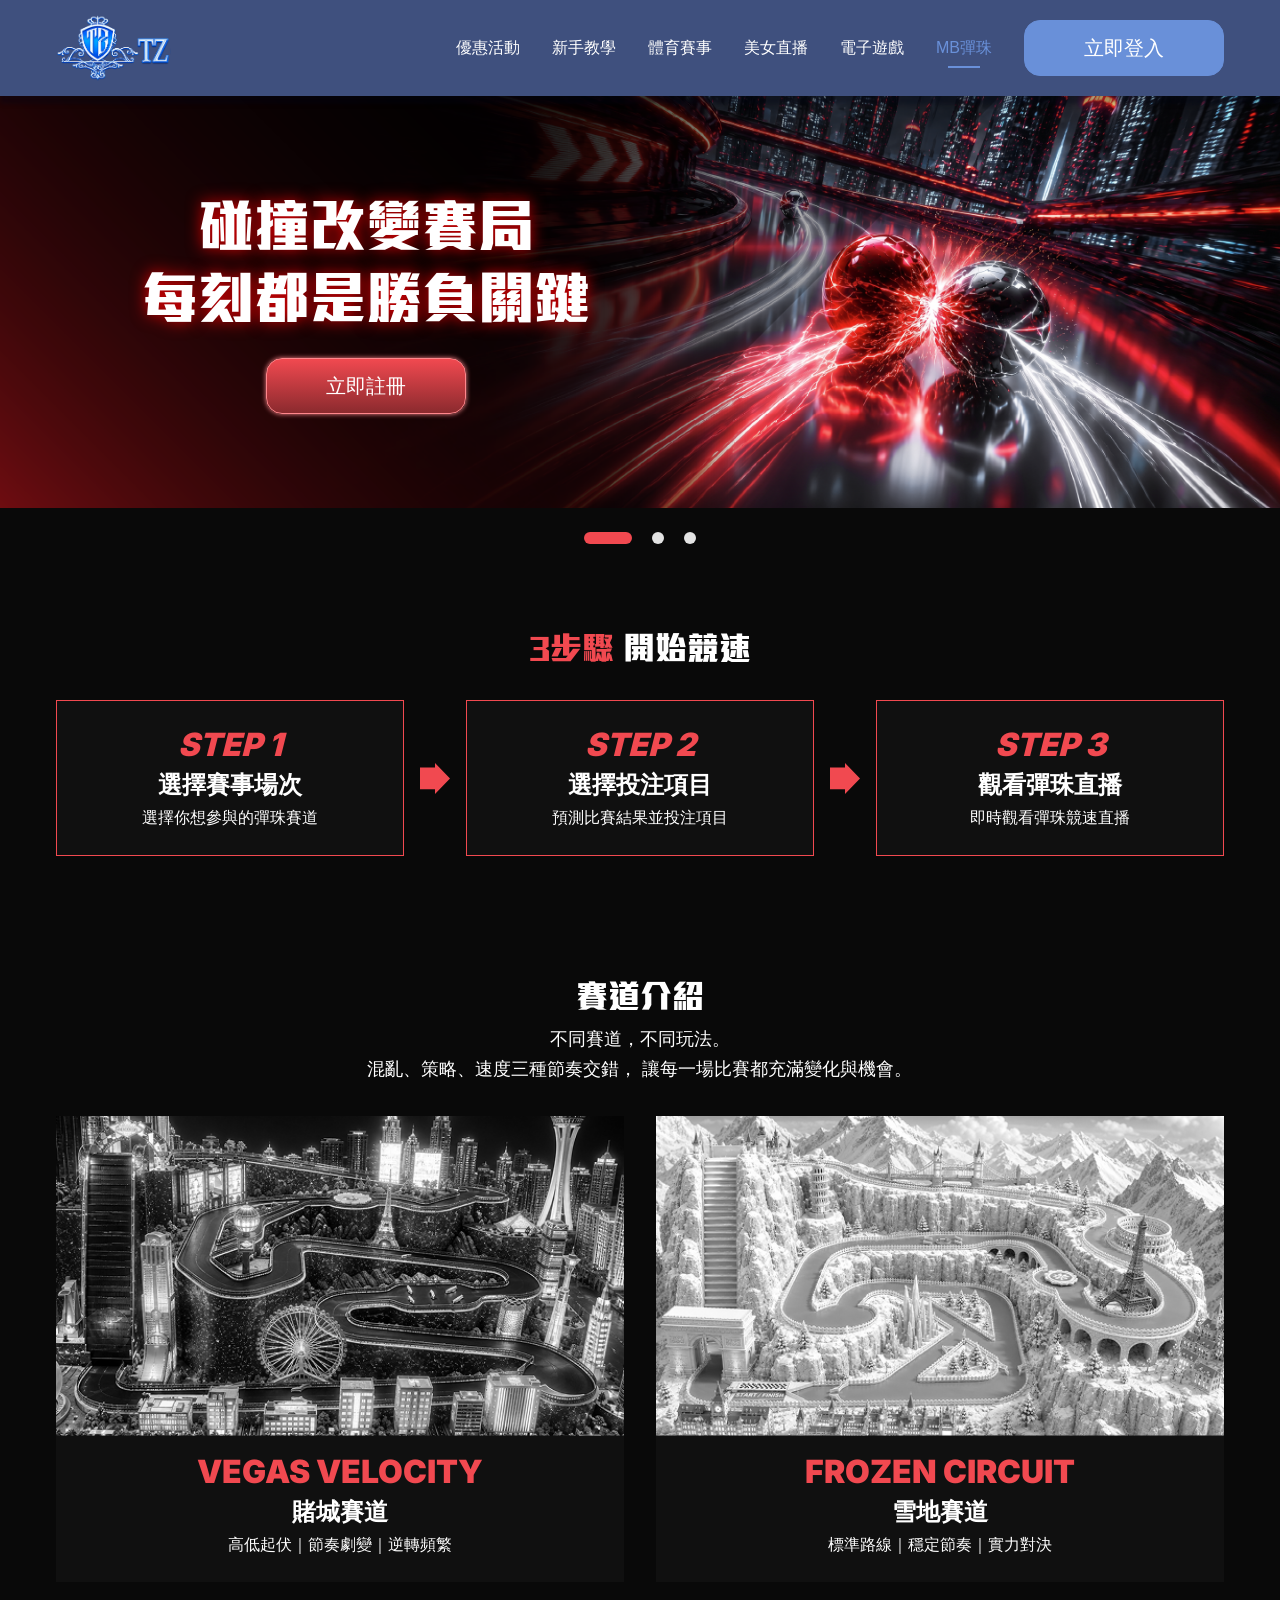
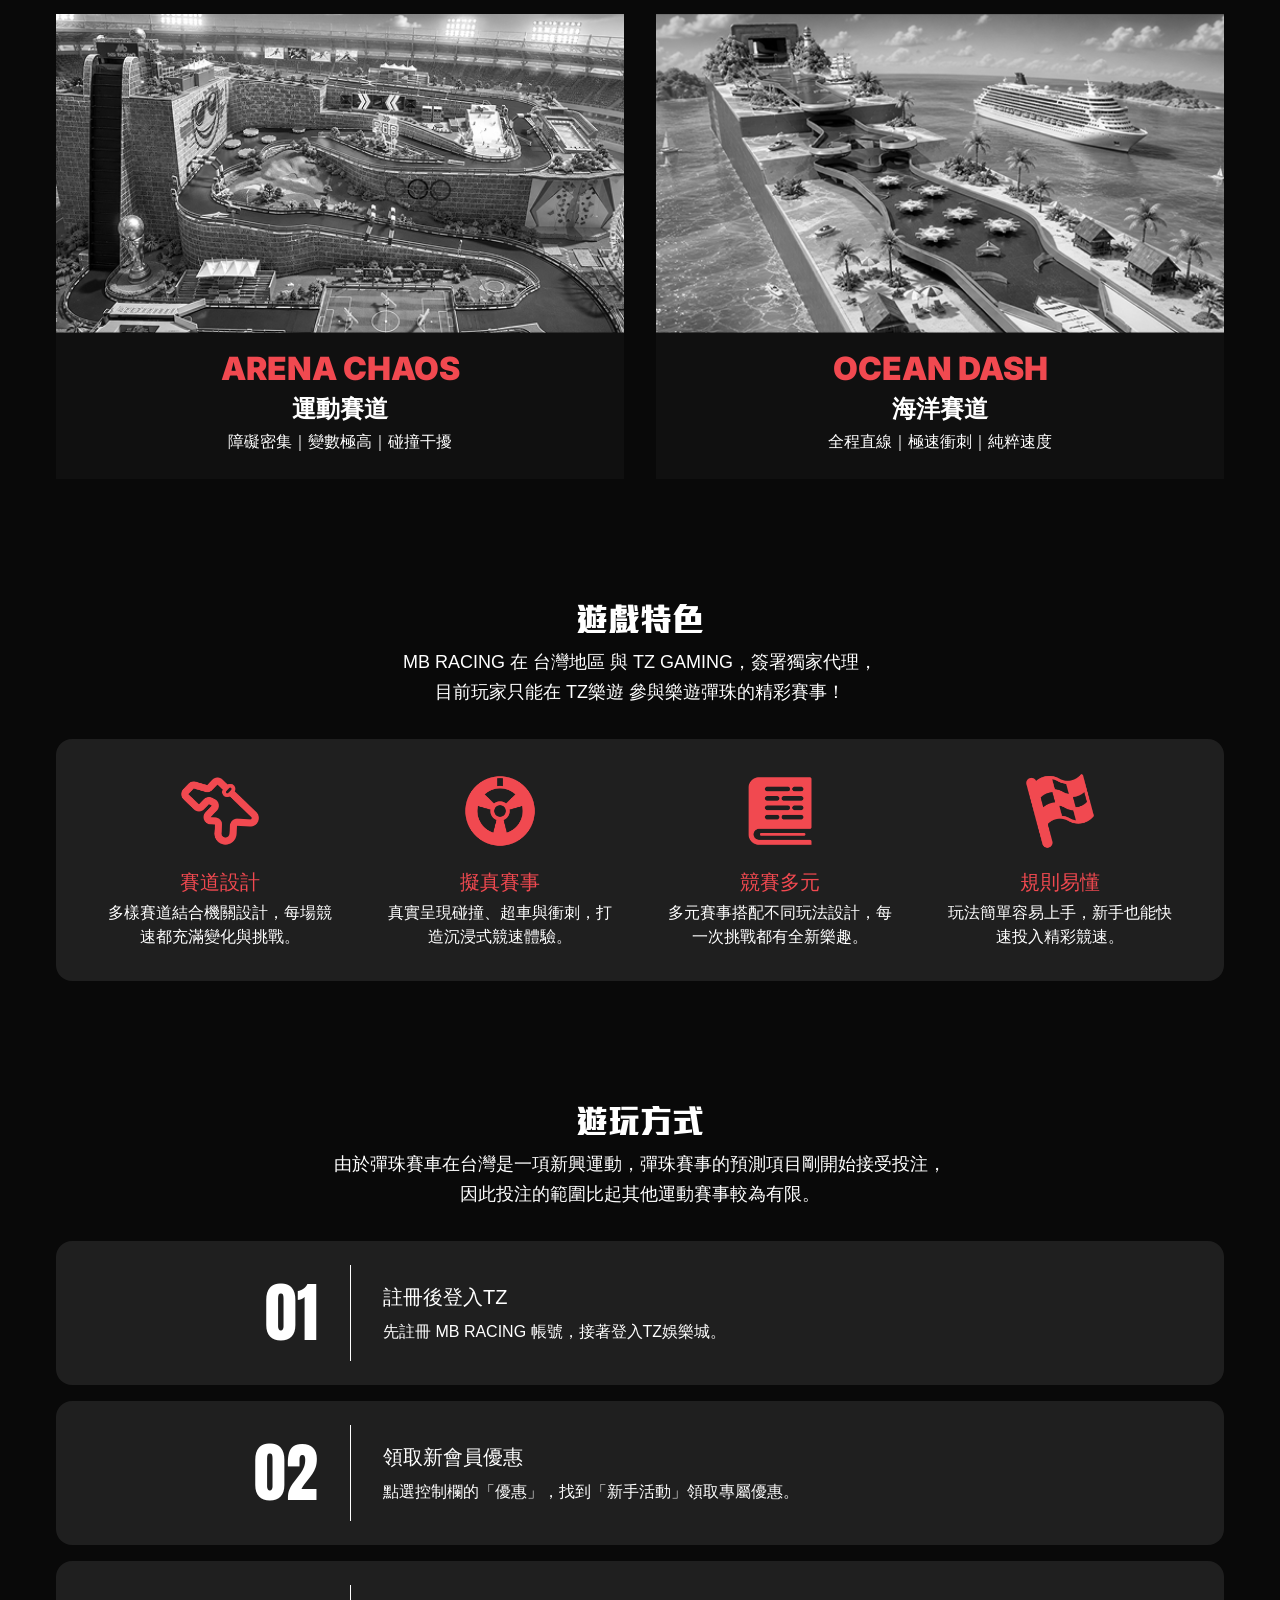
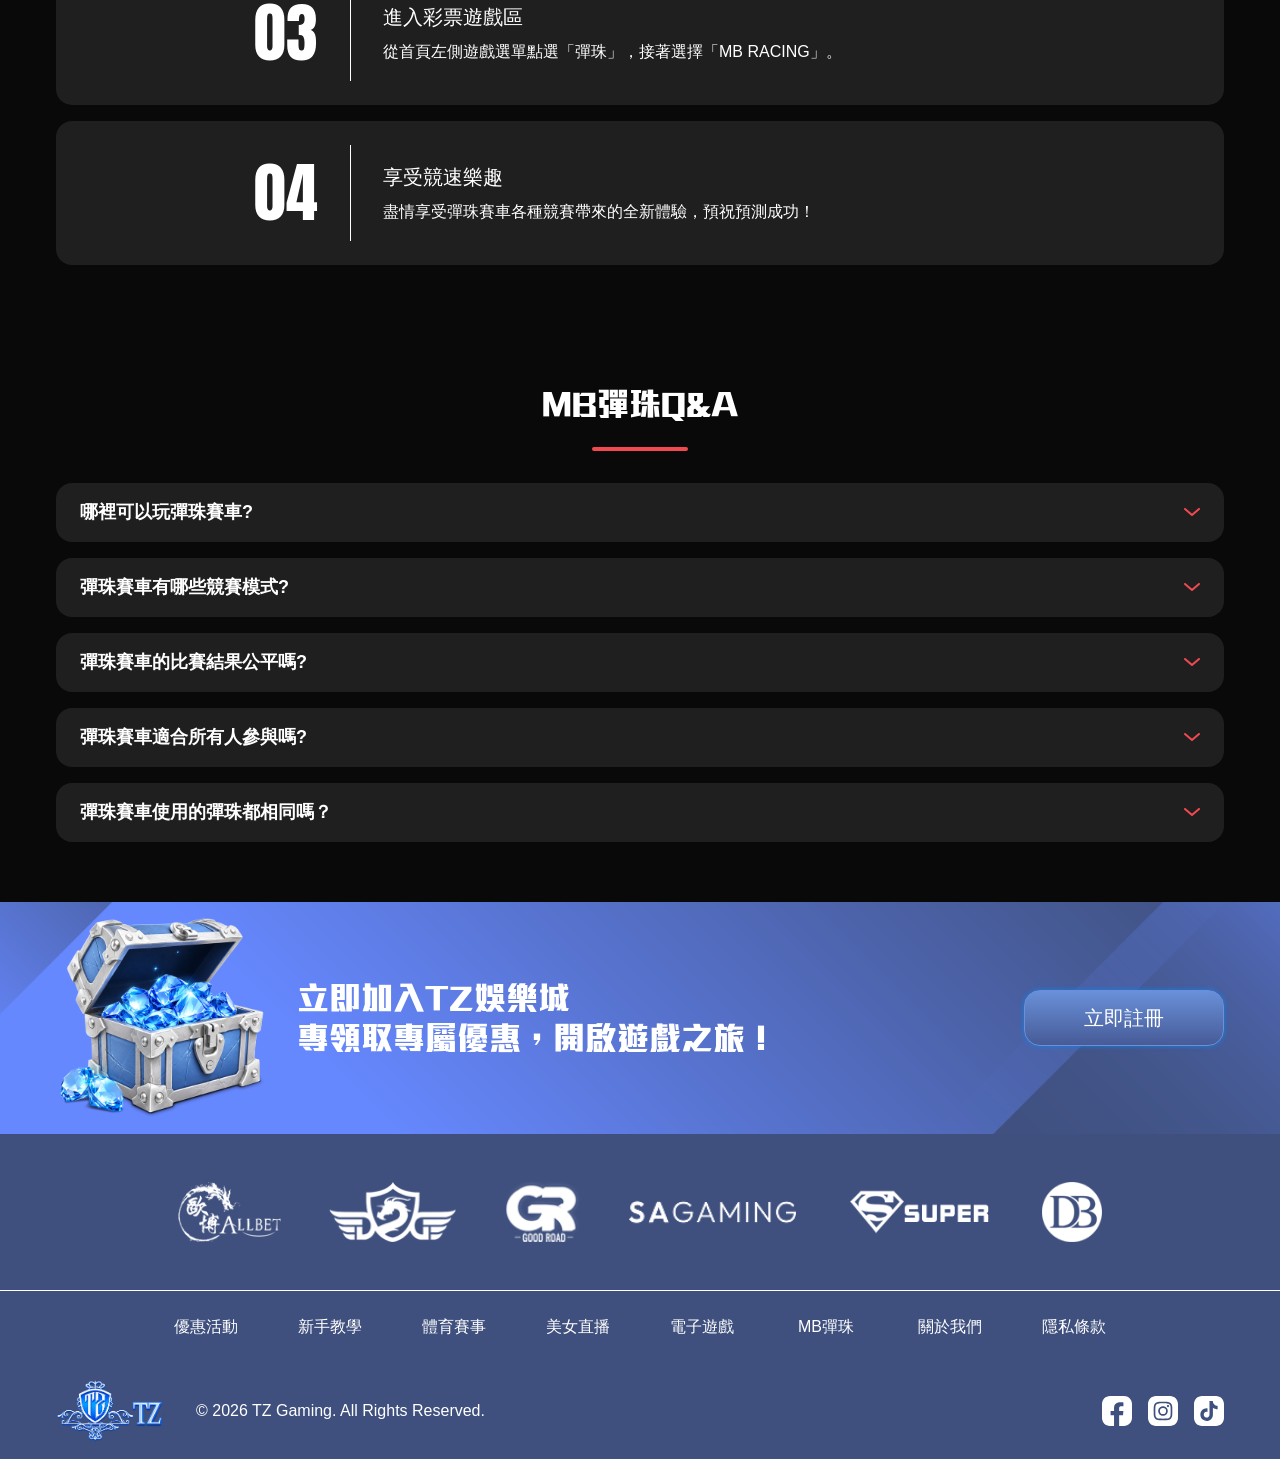
<file: mb.html>
<!DOCTYPE html>
<html lang="zh-Hant">
<head>
<meta charset="UTF-8">
<meta name="viewport" content="width=device-width, initial-scale=1.0">
<title>MB彈珠 | TZ 娛樂城</title>
<meta name="description" content="TZ娛樂城MB彈珠：獨家代理樂遊彈珠競速賽事，四大賽道即時直播，多元投注玩法，公平公正的彈珠競速體驗。">
<link rel="icon" href="images/favicon.ico" sizes="any">
<link rel="icon" href="images/favicon-16x16.png" type="image/png" sizes="16x16">
<link rel="icon" href="images/favicon-32x32.png" type="image/png" sizes="32x32">
<link rel="icon" href="images/favicon-96x96.png" type="image/png" sizes="96x96">
<link rel="apple-touch-icon" href="images/apple-touch-icon.png">
<link rel="stylesheet" href="css/style.css">
<link rel="stylesheet" href="css/mb.css">
</head>
<body>

<!-- ===== Header ===== -->
<header class="site-header">
  <div class="container">
    <a href="index.html" class="site-logo" aria-label="TZ 娛樂城 首頁">
      <img src="images/tz-logo.png" alt="TZ 娛樂城">
    </a>
    <nav class="site-nav" id="siteNav">
      <ul class="nav-list">
        <li class="nav-home-mobile"><a href="index.html">官方首頁</a></li>
        <li><a href="activity.html">優惠活動</a></li>
        <li><a href="new.html">新手教學</a></li>
        <li><a href="sport.html">體育賽事</a></li>
        <li><a href="live.html">美女直播</a></li>
        <li><a href="slot.html">電子遊戲</a></li>
        <li><a href="mb.html">MB彈珠</a></li>
      </ul>
      <a href="https://www.tz6868.com/login?id=login" class="btn btn-solid">立即登入</a>
    </nav>
    <button class="nav-toggle" id="navToggle" aria-label="開啟選單" aria-expanded="false" aria-controls="siteNav">
      <span></span><span></span>
    </button>
  </div>
</header>

<main>

  <!-- ===== Hero Carousel ===== -->
  <section class="hero" aria-label="MB彈珠主視覺">
    <div class="hero-track">
      <div class="hero-slide">
        <div class="hero-slide-bg">
          <div class="hero-slide-bg-img is-desktop" style="background-image:url('images/placeholders/hero-bg-mb.png')"></div>
          <div class="hero-slide-bg-img is-mobile" style="background-image:url('images/placeholders/hero-bg-mb-mobile.png')"></div>
        </div>
        <div class="hero-slide-content">
          <div class="hero-slide-inner">
            <h1 style="text-shadow:0 0 16px rgba(255,0,4,.85)">碰撞改變賽局<br>每刻都是勝負關鍵</h1>
            <a href="https://tzg888.com/link/tzgaming_referral" class="btn btn-red">立即註冊</a>
          </div>
        </div>
      </div>
      <div class="hero-slide">
        <div class="hero-slide-bg">
          <div class="hero-slide-bg-img is-desktop" style="background-image:url('images/placeholders/hero-bg-mb-2.png')"></div>
          <div class="hero-slide-bg-img is-mobile" style="background-image:url('images/placeholders/hero-bg-mb-2-mobile.png')"></div>
        </div>
        <div class="hero-slide-content">
          <div class="hero-slide-inner">
            <h1 style="text-shadow:0 0 16px rgba(255,0,4,.85)">碰撞改變賽局<br>每刻都是勝負關鍵</h1>
            <a href="https://tzg888.com/link/tzgaming_referral" class="btn btn-red">立即註冊</a>
          </div>
        </div>
      </div>
      <div class="hero-slide">
        <div class="hero-slide-bg">
          <div class="hero-slide-bg-img is-desktop" style="background-image:url('images/placeholders/hero-bg-mb-3.png')"></div>
          <div class="hero-slide-bg-img is-mobile" style="background-image:url('images/placeholders/hero-bg-mb-3-mobile.png')"></div>
        </div>
        <div class="hero-slide-content">
          <div class="hero-slide-inner">
            <h1 style="text-shadow:0 0 16px rgba(255,0,4,.85)">碰撞改變賽局<br>每刻都是勝負關鍵</h1>
            <a href="https://tzg888.com/link/tzgaming_referral" class="btn btn-red">立即註冊</a>
          </div>
        </div>
      </div>
    </div>
    <div class="hero-dots" role="tablist" aria-label="輪播切換">
      <button type="button" aria-label="第1張"></button>
      <button type="button" aria-label="第2張"></button>
      <button type="button" aria-label="第3張"></button>
    </div>
  </section>

  <!-- ===== 3步驟 開始競速 ===== -->
  <section class="mb-steps-section">
    <div class="content-1440">
      <p class="mb-steps-title"><span class="accent">3步驟</span> 開始競速</p>
      <div class="mb-steps-row">
        <div class="mb-step-card">
          <p class="step-no">STEP 1</p>
          <h3>選擇賽事場次</h3>
          <p>選擇你想參與的彈珠賽道</p>
        </div>
        <div class="mb-step-arrow" aria-hidden="true"></div>
        <div class="mb-step-card">
          <p class="step-no">STEP 2</p>
          <h3>選擇投注項目</h3>
          <p>預測比賽結果並投注項目</p>
        </div>
        <div class="mb-step-arrow" aria-hidden="true"></div>
        <div class="mb-step-card">
          <p class="step-no">STEP 3</p>
          <h3>觀看彈珠直播</h3>
          <p>即時觀看彈珠競速直播</p>
        </div>
      </div>
    </div>
  </section>

  <!-- ===== 賽道介紹 ===== -->
  <section class="mb-section">
    <div class="content-1440">
    <div class="mb-section-intro">
      <h2>賽道介紹</h2>
      <p>不同賽道，不同玩法。<br>混亂、策略、速度三種節奏交錯， 讓每一場比賽都充滿變化與機會。</p>
    </div>
    <div class="mb-tracks-grid">
      <div class="mb-track-card">
        <div class="thumb"><img src="images/placeholders/mb-track-mb.png" alt="VEGAS VELOCITY 賭城賽道"></div>
        <div class="info">
          <p class="en">VEGAS VELOCITY</p>
          <h3>賭城賽道</h3>
          <p>高低起伏｜節奏劇變｜逆轉頻繁</p>
        </div>
      </div>
      <div class="mb-track-card">
        <div class="thumb"><img src="images/placeholders/mb-track-mb-2.png" alt="FROZEN CIRCUIT 雪地賽道"></div>
        <div class="info">
          <p class="en">FROZEN CIRCUIT</p>
          <h3>雪地賽道</h3>
          <p>標準路線｜穩定節奏｜實力對決</p>
        </div>
      </div>
      <div class="mb-track-card">
        <div class="thumb"><img src="images/placeholders/mb-track-mb-3.png" alt="ARENA CHAOS 運動賽道"></div>
        <div class="info">
          <p class="en">ARENA CHAOS</p>
          <h3>運動賽道</h3>
          <p>障礙密集｜變數極高｜碰撞干擾</p>
        </div>
      </div>
      <div class="mb-track-card">
        <div class="thumb"><img src="images/placeholders/mb-track-mb-4.png" alt="OCEAN DASH 海洋賽道"></div>
        <div class="info">
          <p class="en">OCEAN DASH</p>
          <h3>海洋賽道</h3>
          <p>全程直線｜極速衝刺｜純粹速度</p>
        </div>
      </div>
    </div>
    </div>
  </section>

  <!-- ===== 遊戲特色 ===== -->
  <section class="mb-section">
    <div class="content-1440">
    <div class="mb-section-intro">
      <h2>遊戲特色</h2>
      <p>MB RACING 在 台灣地區 與 TZ GAMING，簽署獨家代理，<br>目前玩家只能在 TZ樂遊 參與樂遊彈珠的精彩賽事！</p>
    </div>
    <div class="mb-features-grid">
      <div class="mb-feature-item">
        <img src="images/placeholders/mb-feature-icon-mb.png" alt="">
        <h3>賽道設計</h3>
        <p>多樣賽道結合機關設計，每場競速都充滿變化與挑戰。</p>
      </div>
      <div class="mb-feature-item">
        <img src="images/placeholders/mb-feature-icon-mb-2.png" alt="">
        <h3>擬真賽事</h3>
        <p>真實呈現碰撞、超車與衝刺，打造沉浸式競速體驗。</p>
      </div>
      <div class="mb-feature-item">
        <img src="images/placeholders/mb-feature-icon-mb-3.png" alt="">
        <h3>競賽多元</h3>
        <p>多元賽事搭配不同玩法設計，每一次挑戰都有全新樂趣。</p>
      </div>
      <div class="mb-feature-item">
        <img src="images/placeholders/mb-feature-icon-mb-4.png" alt="">
        <h3>規則易懂</h3>
        <p>玩法簡單容易上手，新手也能快速投入精彩競速。</p>
      </div>
    </div>
    </div>
  </section>

  <!-- ===== 遊玩方式 ===== -->
  <section class="mb-section">
    <div class="content-1440">
    <div class="mb-section-intro">
      <h2>遊玩方式</h2>
      <p>由於彈珠賽車在台灣是一項新興運動，彈珠賽事的預測項目剛開始接受投注，<br>因此投注的範圍比起其他運動賽事較為有限。</p>
    </div>
    <div class="mb-howto-list">
      <div class="mb-howto-row">
        <div class="mb-howto-main">
          <div class="mb-howto-num">01</div>
          <div class="mb-howto-divider"></div>
          <div class="mb-howto-text"><h3>註冊後登入TZ</h3><p>先註冊 MB RACING 帳號，接著登入TZ娛樂城。</p></div>
        </div>
      </div>
      <div class="mb-howto-row">
        <div class="mb-howto-main">
          <div class="mb-howto-num">02</div>
          <div class="mb-howto-divider"></div>
          <div class="mb-howto-text"><h3>領取新會員優惠</h3><p>點選控制欄的「優惠」，找到「新手活動」領取專屬優惠。</p></div>
        </div>
      </div>
      <div class="mb-howto-row">
        <div class="mb-howto-main">
          <div class="mb-howto-num">03</div>
          <div class="mb-howto-divider"></div>
          <div class="mb-howto-text"><h3>進入彩票遊戲區</h3><p>從首頁左側遊戲選單點選「彈珠」，接著選擇「MB RACING」。</p></div>
        </div>
      </div>
      <div class="mb-howto-row">
        <div class="mb-howto-main">
          <div class="mb-howto-num">04</div>
          <div class="mb-howto-divider"></div>
          <div class="mb-howto-text"><h3>享受競速樂趣</h3><p>盡情享受彈珠賽車各種競賽帶來的全新體驗，預祝預測成功！</p></div>
        </div>
      </div>
    </div>
    </div>
  </section>

  <!-- ===== FAQ ===== -->
  <section class="faq-section">
    <div class="section-title-wrap" style="margin-bottom:0;">
      <h2 class="section-title">MB彈珠Q&amp;A</h2>
      <div class="section-title-bar"></div>
    </div>
    <div class="content-1440">
    <div class="faq-list">
      <div class="faq-item">
        <button class="faq-question"><span>哪裡可以玩彈珠賽車?</span><span class="icon"></span></button>
        <div class="faq-answer"><p>彈珠賽車在台灣地區目前僅授權給 TZ GAMING 娛樂城，未來將會開放更多平台!</p></div>
      </div>
      <div class="faq-item">
        <button class="faq-question"><span>彈珠賽車有哪些競賽模式?</span><span class="icon"></span></button>
        <div class="faq-answer"><p>樂遊彈珠有四個競賽場地，Space 8 太空站 / Speed 6 蜿蜒賽道 / Speed 4 環形賽道 / Maze 2 野外迷宮。每個場地有各自不同的競賽模式，包含預測冠軍 / 冠軍號碼單雙 / 前三名號碼總和單雙 or 大小 等等。</p></div>
      </div>
      <div class="faq-item">
        <button class="faq-question"><span>彈珠賽車的比賽結果公平嗎?</span><span class="icon"></span></button>
        <div class="faq-answer"><p>彈珠賽車的比賽結果是依據 球體的物理滾動軌跡 與 賽道設計所決定。比賽結果全程公開直播，維持絕對的公平與公正。</p></div>
      </div>
      <div class="faq-item">
        <button class="faq-question"><span>彈珠賽車適合所有人參與嗎?</span><span class="icon"></span></button>
        <div class="faq-answer"><p>彈珠賽車玩法簡單直觀，不了解體育的玩家也能輕鬆上手! 是一款非常親民的競賽遊戲。只要年滿 18 歲，都可以參與。</p></div>
      </div>
      <div class="faq-item">
        <button class="faq-question"><span>彈珠賽車使用的彈珠都相同嗎？</span><span class="icon"></span></button>
        <div class="faq-answer"><p>彈珠賽車使用的每顆彈珠，其材質 / 重量 / 密度 / 直徑等所有數值皆經過標準化處理，彈珠表面的光滑度與重心平衡在競賽之前皆經過嚴格測試，確保參賽的彈珠狀態維持一致。</p></div>
      </div>
    </div>
    </div>
  </section>

  <!-- ===== CTA Banner ===== -->
  <section class="cta-banner" style="background-image:url('images/placeholders/cta-banner-bg-01.png')">
    <div class="content-1440 cta-inner">
      <div class="cta-content">
        <div class="cta-media">
          <img src="images/placeholders/cta-media-01.png" alt="">
        </div>
        <p class="cta-text">立即加入TZ娛樂城<br>專領取專屬優惠，開啟遊戲之旅！</p>
      </div>
      <a href="https://tzg888.com/link/tzgaming_referral" class="btn btn-primary">立即註冊</a>
    </div>
  </section>

</main>

<!-- ===== Footer ===== -->
<footer class="site-footer">
  <div class="content-1440">
    <div class="footer-partners">
      <img src="images/placeholders/partner-logo-01.png" alt="Yabo">
      <img src="images/placeholders/partner-logo-02.png" alt="DG">
      <img src="images/placeholders/partner-logo-03.png" alt="SA Gaming">
      <img src="images/placeholders/partner-logo-04.png" alt="GR">
      <img src="images/placeholders/partner-logo-05.png" alt="AB">
      <img src="images/placeholders/partner-logo-06.png" alt="Super">
    </div>
  </div>

  <nav class="footer-nav" aria-label="頁尾導覽">
    <div class="content-1440">
    <ul class="footer-nav-list">
      <li><a href="activity.html">優惠活動</a></li>
      <li><a href="new.html">新手教學</a></li>
      <li><a href="sport.html">體育賽事</a></li>
      <li><a href="live.html">美女直播</a></li>
      <li><a href="slot.html">電子遊戲</a></li>
      <li><a href="mb.html">MB彈珠</a></li>
      <li><a href="about.html">關於我們</a></li>
      <li><a href="privacy.html">隱私條款</a></li>
    </ul>
    </div>
  </nav>

  <div class="content-1440">
    <div class="footer-bottom">
      <div class="footer-brand">
        <img src="images/tz-logo.png" alt="TZ 娛樂城">
        <span class="footer-copy">© 2026 TZ Gaming. All Rights Reserved.</span>
      </div>
      <div class="footer-social">
        <a href="#" aria-label="Facebook">
          <svg xmlns="http://www.w3.org/2000/svg" viewBox="0 0 600 600" aria-hidden="true" fill="currentColor"><path d="M440,0H160C71.63,0,0,71.63,0,160v280C0,528.37,71.63,600,160,600h80.85v-215.09h-69.51v-82.81h69.51v-58.93c0-69.83,30.74-119.91,132.49-119.91,21.52,0,55.31,4.34,55.31,4.34v76.89h-35.49c-36.16,0-50.27,11-50.27,41.41v56.19h84.41l-7.51,82.81h-76.89v215.09h97.11c88.37,0,160-71.63,160-160V160C600,71.63,528.37,0,440,0Z"/></svg>
        </a>
        <a href="#" aria-label="Instagram">
          <svg xmlns="http://www.w3.org/2000/svg" viewBox="0 0 600 600" aria-hidden="true" fill="currentColor"><ellipse cx="300.02" cy="300" rx="62.14" ry="62.18" transform="translate(-.46 599.54) rotate(-89.91)"/><path d="M445.43,190.05c-3.39-8.7-7.43-14.91-13.96-21.44-6.53-6.52-12.73-10.56-21.44-13.94-6.58-2.55-16.45-5.59-34.64-6.42-19.67-.89-25.57-1.07-75.38-1.07-6.23,0-11.77,0-16.74,0v-.05c-34.77.04-41.44.27-58.65,1.05-18.19.84-28.06,3.86-34.64,6.43-8.71,3.39-14.92,7.43-21.45,13.95-6.53,6.52-10.58,12.74-13.96,21.44-2.55,6.57-5.59,16.44-6.42,34.61-.89,19.65-1.07,25.52-1.07,75.3s.18,55.68,1.07,75.33c.83,18.17,3.87,28.04,6.42,34.6,3.39,8.7,7.43,14.9,13.96,21.43,6.53,6.52,12.75,10.56,21.45,13.94,6.58,2.55,16.45,5.59,34.64,6.43,19.67.89,25.57,1.09,75.38,1.09s55.72-.19,75.38-1.09c18.19-.83,28.07-3.86,34.64-6.42,8.71-3.38,14.91-7.42,21.44-13.94,6.53-6.52,10.58-12.71,13.96-21.41,2.55-6.56,5.59-16.43,6.42-34.6.89-19.65,1.09-25.55,1.09-75.3s-.19-55.65-1.09-75.3c-.83-18.17-3.87-28.04-6.42-34.6ZM300.02,395.71c-52.91,0-95.8-42.84-95.8-95.71s42.89-95.73,95.8-95.73c52.91,0,95.79,42.86,95.79,95.73s-42.88,95.71-95.79,95.71ZM399.6,222.86c-12.36,0-22.39-10.02-22.39-22.37s10.03-22.36,22.39-22.36h0c12.36,0,22.39,10.01,22.39,22.36s-10.03,22.37-22.39,22.37Z"/><path d="M440,0H160C71.63,0,0,71.63,0,160v280C0,528.37,71.63,600,160,600h280c88.37,0,160-71.63,160-160V160C600,71.63,528.37,0,440,0ZM485.42,376.85c-.93,19.84-4.08,33.39-8.67,45.24-4.78,12.26-11.15,22.66-21.53,33.02-10.37,10.37-20.76,16.75-33.02,21.52-11.87,4.61-25.44,7.75-45.3,8.66-19.9.9-26.24,1.13-76.91,1.13s-57.01-.22-76.91-1.13c-19.86-.91-33.42-4.05-45.29-8.66-12.26-4.76-22.67-11.15-33.03-21.52-10.37-10.36-16.75-20.76-21.52-33.02-4.61-11.85-7.75-25.4-8.67-45.24-.9-19.88-1.13-26.22-1.13-76.84s.23-56.98,1.12-76.87c.89-19.84,4.04-33.39,8.67-45.24,4.78-12.26,11.15-22.66,21.53-33.02,10.37-10.37,20.78-16.73,33.05-21.5,11.86-4.61,25.42-7.75,45.28-8.66,19.89-.9,26.26-1.13,76.89-1.13s56.99.22,76.88,1.13c19.86.91,33.42,4.05,45.32,8.66,12.28,4.76,22.66,11.13,33.03,21.5,10.38,10.36,16.75,20.76,21.53,33.02,4.59,11.85,7.73,25.4,8.67,45.24.89,19.88,1.13,26.24,1.13,76.86s-.23,56.96-1.13,76.85Z"/></svg>
        </a>
        <a href="#" aria-label="TikTok">
          <svg xmlns="http://www.w3.org/2000/svg" viewBox="0 0 600 600" aria-hidden="true" fill="currentColor"><path d="M440,0H160C71.63,0,0,71.63,0,160v280C0,528.37,71.63,600,160,600h280c88.37,0,160-71.63,160-160V160C600,71.63,528.37,0,440,0ZM472.56,211.29v53.34c-35.23,0-67.85-11.19-94.48-30.22v138.29c0,69.17-56.11,125.25-125.32,125.25-25.82,0-49.82-7.8-69.76-21.18,0,0,0,0-.01-.01-33.5-22.48-55.55-60.7-55.55-104.06,0-69.17,56.11-125.25,125.32-125.25,5.75,0,11.5.39,17.19,1.17v15.36h0v53.92c-5.48-1.74-11.33-2.68-17.4-2.68-31.66,0-57.32,25.65-57.32,57.29,0,22.37,12.83,41.74,31.53,51.18,7.76,3.91,16.51,6.11,25.79,6.11,31.6,0,57.21-25.55,57.32-57.1V102.04h68.19v8.72c.24,2.61.59,5.2,1.04,7.78,4.73,26.98,20.88,50.04,43.28,64.01.45.49.91.96,1.37,1.44-.46-.48-.92-.95-1.37-1.45,15.05,9.39,32.43,14.35,50.16,14.32v14.42Z"/></svg>
        </a>
      </div>
    </div>
  </div>
</footer>

<script src="js/main.js"></script>
</body>
</html>
</file>
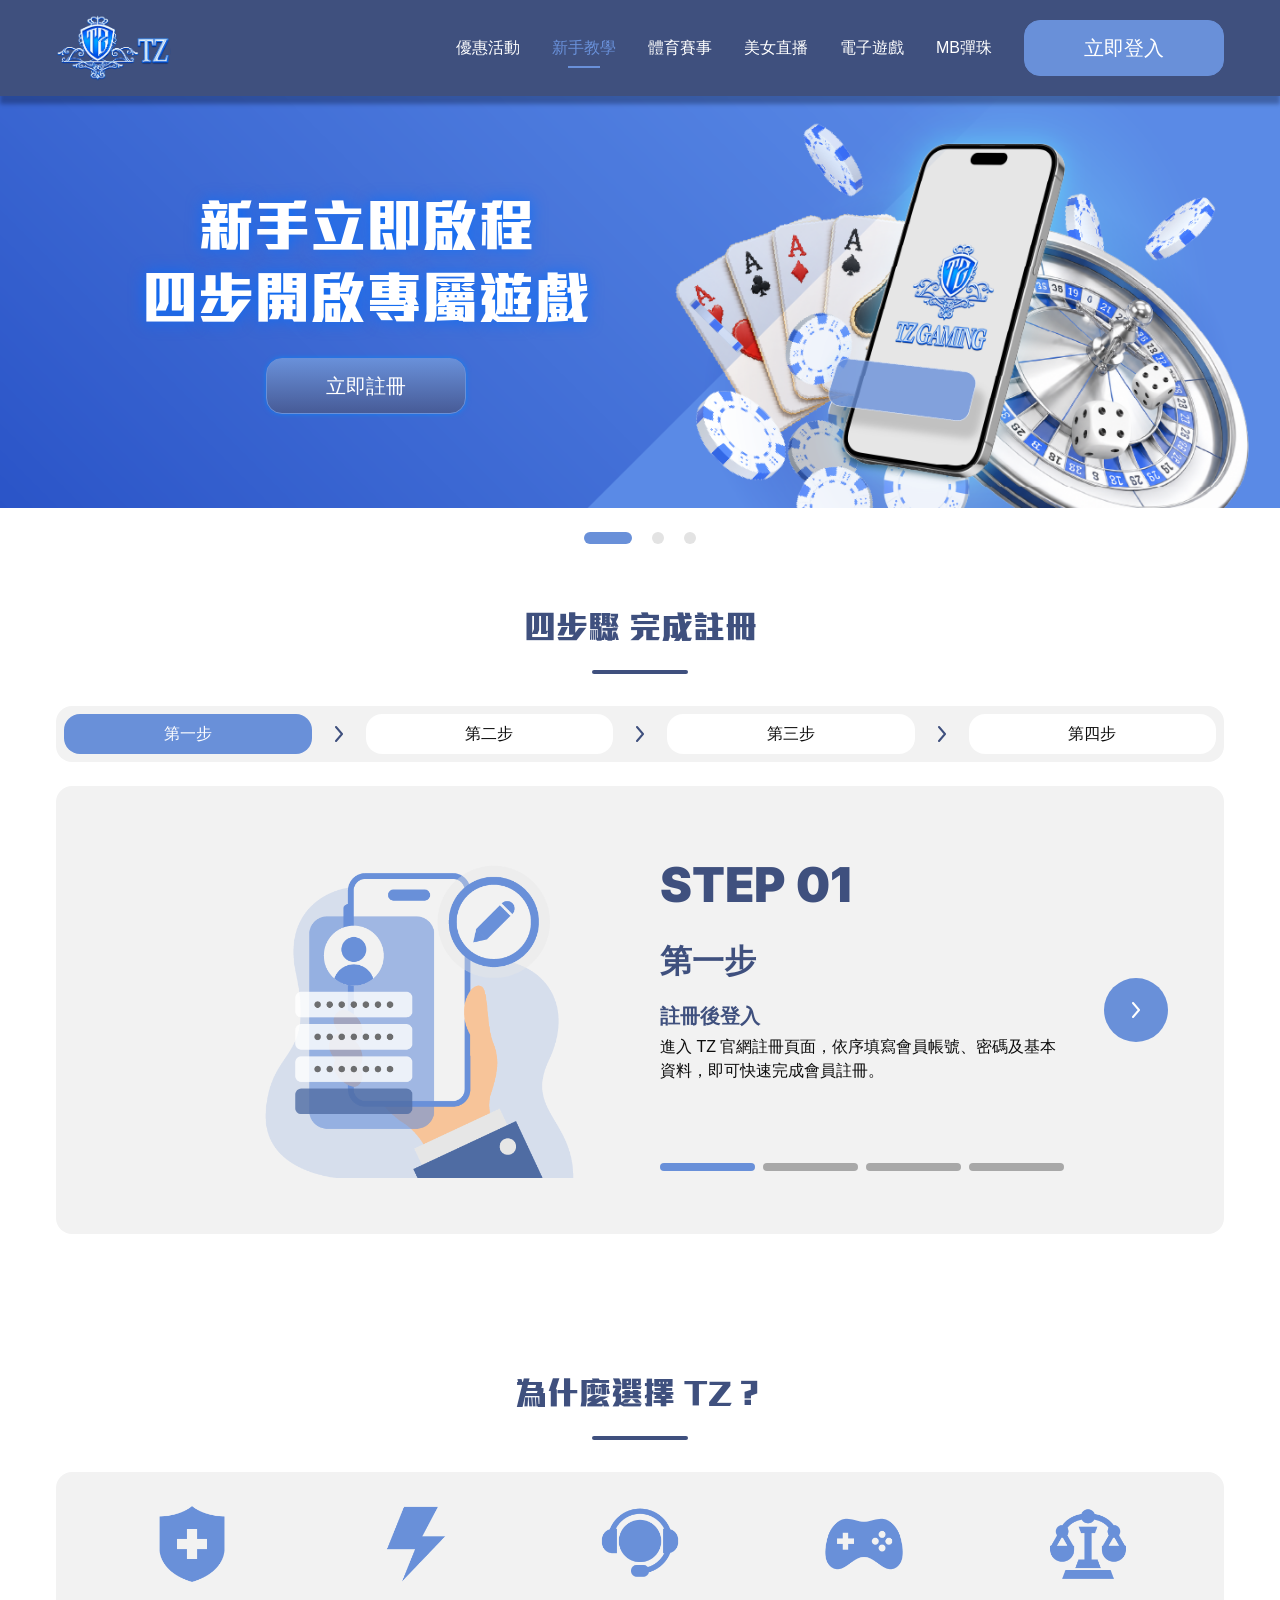
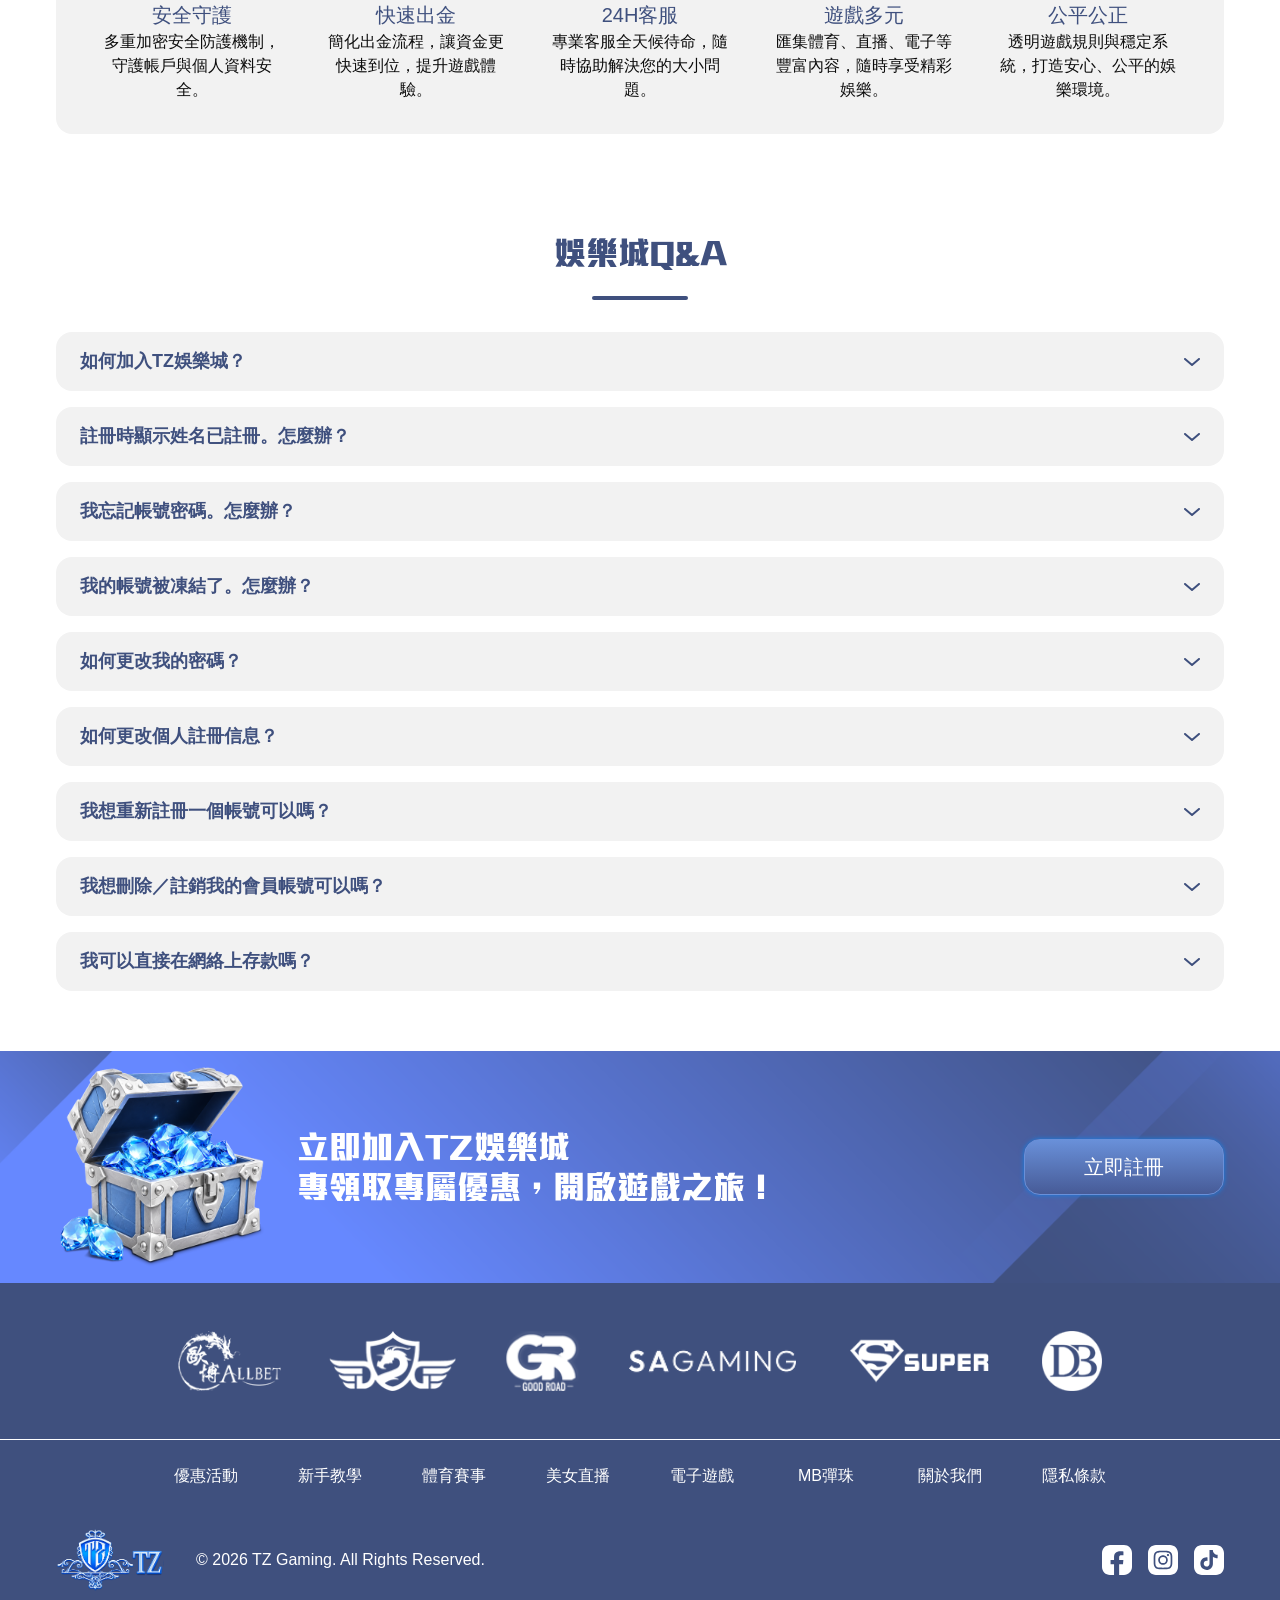
<file: new.html>
<!DOCTYPE html>
<html lang="zh-Hant">
<head>
<meta charset="UTF-8">
<meta name="viewport" content="width=device-width, initial-scale=1.0">
<title>新手教學 | TZ 娛樂城</title>
<meta name="description" content="TZ娛樂城新手教學：四步驟完成註冊，註冊後登入、加入官方LINE、帳號身分核對、綁定出金帳戶，快速開通會員資格。">
<link rel="icon" href="images/favicon.ico" sizes="any">
<link rel="icon" href="images/favicon-16x16.png" type="image/png" sizes="16x16">
<link rel="icon" href="images/favicon-32x32.png" type="image/png" sizes="32x32">
<link rel="icon" href="images/favicon-96x96.png" type="image/png" sizes="96x96">
<link rel="apple-touch-icon" href="images/apple-touch-icon.png">
<link rel="stylesheet" href="css/style.css">
<link rel="stylesheet" href="css/new.css">
</head>
<body>

<!-- ===== Header ===== -->
<header class="site-header">
  <div class="container">
    <a href="index.html" class="site-logo" aria-label="TZ 娛樂城 首頁">
      <img src="images/tz-logo.png" alt="TZ 娛樂城">
    </a>
    <nav class="site-nav" id="siteNav">
      <ul class="nav-list">
        <li class="nav-home-mobile"><a href="index.html">官方首頁</a></li>
        <li><a href="activity.html">優惠活動</a></li>
        <li><a href="new.html">新手教學</a></li>
        <li><a href="sport.html">體育賽事</a></li>
        <li><a href="live.html">美女直播</a></li>
        <li><a href="slot.html">電子遊戲</a></li>
        <li><a href="mb.html">MB彈珠</a></li>
      </ul>
      <a href="https://www.tz6868.com/login?id=login" class="btn btn-solid">立即登入</a>
    </nav>
    <button class="nav-toggle" id="navToggle" aria-label="開啟選單" aria-expanded="false" aria-controls="siteNav">
      <span></span><span></span>
    </button>
  </div>
</header>

<main>

  <!-- ===== Hero Carousel ===== -->
  <section class="hero" aria-label="新手教學主視覺">
    <div class="hero-track">
      <div class="hero-slide">
        <div class="hero-slide-bg">
          <div class="hero-slide-bg-img is-desktop" style="background-image:url('images/placeholders/hero-bg-new.png')"></div>
          <div class="hero-slide-bg-img is-mobile" style="background-image:url('images/placeholders/hero-bg-new-mobile.png')"></div>
        </div>
        <div class="hero-slide-content">
          <div class="hero-slide-inner">
            <h1>新手立即啟程<br>四步開啟專屬遊戲</h1>
            <a href="https://tzg888.com/link/tzgaming_referral" class="btn btn-primary">立即註冊</a>
          </div>
        </div>
      </div>
      <div class="hero-slide">
        <div class="hero-slide-bg">
          <div class="hero-slide-bg-img is-desktop" style="background-image:url('images/placeholders/hero-bg-new-2.png')"></div>
          <div class="hero-slide-bg-img is-mobile" style="background-image:url('images/placeholders/hero-bg-new-2-mobile.png')"></div>
        </div>
        <div class="hero-slide-content">
          <div class="hero-slide-inner">
            <h1>新手立即啟程<br>四步開啟專屬遊戲</h1>
            <a href="https://tzg888.com/link/tzgaming_referral" class="btn btn-primary">立即註冊</a>
          </div>
        </div>
      </div>
      <div class="hero-slide">
        <div class="hero-slide-bg">
          <div class="hero-slide-bg-img is-desktop" style="background-image:url('images/placeholders/hero-bg-new-3.png')"></div>
          <div class="hero-slide-bg-img is-mobile" style="background-image:url('images/placeholders/hero-bg-new-3-mobile.png')"></div>
        </div>
        <div class="hero-slide-content">
          <div class="hero-slide-inner">
            <h1>新手立即啟程<br>四步開啟專屬遊戲</h1>
            <a href="https://tzg888.com/link/tzgaming_referral" class="btn btn-primary">立即註冊</a>
          </div>
        </div>
      </div>
    </div>
    <div class="hero-dots" role="tablist" aria-label="輪播切換">
      <button type="button" aria-label="第1張"></button>
      <button type="button" aria-label="第2張"></button>
      <button type="button" aria-label="第3張"></button>
    </div>
  </section>

  <!-- ===== Step Tabs ===== -->
  <section class="step-tabs-section">
    <div class="content-1440">
      <div class="section-title-wrap" style="margin-bottom:32px;">
        <h2 class="section-title">四步驟 完成註冊</h2>
        <div class="section-title-bar"></div>
      </div>

      <div class="step-tabs-wrap">
        <div class="step-tabs-nav">
          <button class="step-tab is-active" data-step="0" type="button">第一步</button>
          <span class="step-tab-arrow" aria-hidden="true"></span>
          <button class="step-tab" data-step="1" type="button">第二步</button>
          <span class="step-tab-arrow" aria-hidden="true"></span>
          <button class="step-tab" data-step="2" type="button">第三步</button>
          <span class="step-tab-arrow" aria-hidden="true"></span>
          <button class="step-tab" data-step="3" type="button">第四步</button>
        </div>

        <div class="step-panels-row">
          <button class="step-nav-circle step-nav-prev" aria-label="上一步" type="button"></button>
          <div class="step-panels">
          <div class="step-panel is-active" data-step="0">
            <div class="step-panel-img"><img src="images/step-visual-01.png" alt=""></div>
            <div class="step-panel-content">
              <div class="step-panel-text">
                <p class="step-panel-eyebrow">STEP 01</p>
                <p class="step-panel-title">第一步</p>
                <div class="step-panel-body">
                  <h3>註冊後登入</h3>
                  <p>進入 TZ 官網註冊頁面，依序填寫會員帳號、密碼及基本資料，即可快速完成會員註冊。</p>
                </div>
              </div>
              <div class="step-progress"><span class="is-active"></span><span></span><span></span><span></span></div>
            </div>
            <div class="step-mobile-next" aria-hidden="true"><span></span><span></span><span></span></div>
          </div>
          <div class="step-panel" data-step="1">
            <div class="step-panel-img"><img src="images/step-visual-02.png" alt=""></div>
            <div class="step-panel-content">
              <div class="step-panel-text">
                <p class="step-panel-eyebrow">STEP 02</p>
                <p class="step-panel-title">第二步</p>
                <div class="step-panel-body">
                  <h3>加入官方 LINE</h3>
                  <p>加入官方 LINE 帳號，並與專屬客服聯繫，由客服協助完成會員身分認證與後續開通流程。</p>
                </div>
              </div>
              <div class="step-progress"><span></span><span class="is-active"></span><span></span><span></span></div>
            </div>
            <div class="step-mobile-next" aria-hidden="true"><span></span><span></span><span></span></div>
          </div>
          <div class="step-panel" data-step="2">
            <div class="step-panel-img"><img src="images/step-visual-03.png" alt=""></div>
            <div class="step-panel-content">
              <div class="step-panel-text">
                <p class="step-panel-eyebrow">STEP 03</p>
                <p class="step-panel-title">第三步</p>
                <div class="step-panel-body">
                  <h3>帳號身分核對</h3>
                  <p>依照客服指示錄製約 5 秒驗證影片，並拍攝身分證及本人存摺（或銀行帳戶資料）完成身分驗證，確認資料真實性後提交給客服。</p>
                </div>
              </div>
              <div class="step-progress"><span></span><span></span><span class="is-active"></span><span></span></div>
            </div>
            <div class="step-mobile-next" aria-hidden="true"><span></span><span></span><span></span></div>
          </div>
          <div class="step-panel" data-step="3">
            <div class="step-panel-img"><img src="images/step-visual-04.png" alt=""></div>
            <div class="step-panel-content">
              <div class="step-panel-text">
                <p class="step-panel-eyebrow">STEP 04</p>
                <p class="step-panel-title">第四步</p>
                <div class="step-panel-body">
                  <h3>綁定出金帳戶</h3>
                  <p>客服完成會員資料與出金帳戶綁定後，即可正式開通會員資格，開始儲值、投注與申請提款。</p>
                </div>
              </div>
              <div class="step-progress"><span></span><span></span><span></span><span class="is-active"></span></div>
            </div>
            <p class="step-mobile-finish">完成註冊</p>
          </div>
          </div>
          <button class="step-nav-circle step-nav-next" aria-label="下一步" type="button"></button>
        </div>
      </div>
    </div>
  </section>

  <!-- ===== Why Choose TZ ===== -->
  <section class="why-section">
    <div class="section-title-wrap" style="margin-bottom:0;">
      <h2 class="section-title">為什麼選擇 TZ？</h2>
      <div class="section-title-bar"></div>
    </div>
    <div class="content-1440">
    <div class="why-grid">
      <div class="why-item">
        <img src="images/placeholders/why-icon-01.png" alt="">
        <h3>安全守護</h3>
        <p>多重加密安全防護機制，守護帳戶與個人資料安全。</p>
      </div>
      <div class="why-item">
        <img src="images/placeholders/why-icon-02.png" alt="">
        <h3>快速出金</h3>
        <p>簡化出金流程，讓資金更快速到位，提升遊戲體驗。</p>
      </div>
      <div class="why-item">
        <img src="images/placeholders/why-icon-03.png" alt="">
        <h3>24H客服</h3>
        <p>專業客服全天候待命，隨時協助解決您的大小問題。</p>
      </div>
      <div class="why-item">
        <img src="images/placeholders/why-icon-04.png" alt="">
        <h3>遊戲多元</h3>
        <p>匯集體育、直播、電子等豐富內容，隨時享受精彩娛樂。</p>
      </div>
      <div class="why-item">
        <img src="images/placeholders/why-icon-05.png" alt="">
        <h3>公平公正</h3>
        <p>透明遊戲規則與穩定系統，打造安心、公平的娛樂環境。</p>
      </div>
    </div>
    </div>
  </section>

  <!-- ===== FAQ ===== -->
  <section class="faq-section">
    <div class="section-title-wrap" style="margin-bottom:0;">
      <h2 class="section-title">娛樂城Q&amp;A</h2>
      <div class="section-title-bar"></div>
    </div>
    <div class="content-1440">
    <div class="faq-list">
      <div class="faq-item">
        <button class="faq-question"><span>如何加入TZ娛樂城？</span><span class="icon"></span></button>
        <div class="faq-answer"><p>請您直接點選「立即註冊」進入TZ娛樂城登入介面，或是透過遊戲平台懸浮按鈕的「註冊」前往註冊頁面，填寫基本資料完成註冊，即可登入!</p></div>
      </div>
      <div class="faq-item">
        <button class="faq-question"><span>註冊時顯示姓名已註冊。怎麼辦？</span><span class="icon"></span></button>
        <div class="faq-answer"><p>註冊時顯示姓名已註冊請聯繫在線客服人員，幫您做資料比對與調整。</p></div>
      </div>
      <div class="faq-item">
        <button class="faq-question"><span>我忘記帳號密碼。怎麼辦？</span><span class="icon"></span></button>
        <div class="faq-answer"><p>會員若是忘記密碼，請您進入登入頁面，點擊「忘記密碼」進行驗證重置密碼，如果您忘記帳號，可提供註冊信息（真實姓名、聯繫電話、註冊郵箱等相關信息）聯繫在線客服協助找回。</p></div>
      </div>
      <div class="faq-item">
        <button class="faq-question"><span>我的帳號被凍結了。怎麼辦？</span><span class="icon"></span></button>
        <div class="faq-answer"><p>帳號顯示凍結可能是因為密碼輸入錯誤多次導致系統安全鎖啟動自動凍結會員帳號，請聯繫在線客服協助解除凍結。</p></div>
      </div>
      <div class="faq-item">
        <button class="faq-question"><span>如何更改我的密碼？</span><span class="icon"></span></button>
        <div class="faq-answer"><p>登入帳號，點擊會員資料「修改密碼」即可進行密碼修改。</p></div>
      </div>
      <div class="faq-item">
        <button class="faq-question"><span>如何更改個人註冊信息？</span><span class="icon"></span></button>
        <div class="faq-answer"><p>帳號成功註冊後，您所填寫的數據將無法自行更改。如需更改請提供相關文件，請聯繫在線客服協助更改。</p></div>
      </div>
      <div class="faq-item">
        <button class="faq-question"><span>我想重新註冊一個帳號可以嗎？</span><span class="icon"></span></button>
        <div class="faq-answer"><p>TZ娛樂城會員一人只能夠註冊一次，不接受同一會員多次註冊。</p></div>
      </div>
      <div class="faq-item">
        <button class="faq-question"><span>我想刪除／註銷我的會員帳號可以嗎？</span><span class="icon"></span></button>
        <div class="faq-answer"><p>會員帳號一旦註冊就無法刪除或註銷，會員可向在線客服申請凍結會員帳號，以停止其帳號的使用。</p></div>
      </div>
      <div class="faq-item">
        <button class="faq-question"><span>我可以直接在網絡上存款嗎？</span><span class="icon"></span></button>
        <div class="faq-answer"><p>可以，TZ娛樂城提供便利的在線存款選擇，登入帳號即可選擇「線上儲值」。</p></div>
      </div>
    </div>
    </div>
  </section>

  <!-- ===== CTA Banner ===== -->
  <section class="cta-banner" style="background-image:url('images/placeholders/cta-banner-bg-01.png')">
    <div class="content-1440 cta-inner">
      <div class="cta-content">
        <div class="cta-media">
          <img src="images/placeholders/cta-media-01.png" alt="">
        </div>
        <p class="cta-text">立即加入TZ娛樂城<br>專領取專屬優惠，開啟遊戲之旅！</p>
      </div>
      <a href="https://tzg888.com/link/tzgaming_referral" class="btn btn-primary">立即註冊</a>
    </div>
  </section>

</main>

<!-- ===== Footer ===== -->
<footer class="site-footer">
  <div class="content-1440">
    <div class="footer-partners">
      <img src="images/placeholders/partner-logo-01.png" alt="Yabo">
      <img src="images/placeholders/partner-logo-02.png" alt="DG">
      <img src="images/placeholders/partner-logo-03.png" alt="SA Gaming">
      <img src="images/placeholders/partner-logo-04.png" alt="GR">
      <img src="images/placeholders/partner-logo-05.png" alt="AB">
      <img src="images/placeholders/partner-logo-06.png" alt="Super">
    </div>
  </div>

  <nav class="footer-nav" aria-label="頁尾導覽">
    <div class="content-1440">
    <ul class="footer-nav-list">
      <li><a href="activity.html">優惠活動</a></li>
      <li><a href="new.html">新手教學</a></li>
      <li><a href="sport.html">體育賽事</a></li>
      <li><a href="live.html">美女直播</a></li>
      <li><a href="slot.html">電子遊戲</a></li>
      <li><a href="mb.html">MB彈珠</a></li>
      <li><a href="about.html">關於我們</a></li>
      <li><a href="privacy.html">隱私條款</a></li>
    </ul>
    </div>
  </nav>

  <div class="content-1440">
    <div class="footer-bottom">
      <div class="footer-brand">
        <img src="images/tz-logo.png" alt="TZ 娛樂城">
        <span class="footer-copy">© 2026 TZ Gaming. All Rights Reserved.</span>
      </div>
      <div class="footer-social">
        <a href="#" aria-label="Facebook">
          <svg xmlns="http://www.w3.org/2000/svg" viewBox="0 0 600 600" aria-hidden="true" fill="currentColor"><path d="M440,0H160C71.63,0,0,71.63,0,160v280C0,528.37,71.63,600,160,600h80.85v-215.09h-69.51v-82.81h69.51v-58.93c0-69.83,30.74-119.91,132.49-119.91,21.52,0,55.31,4.34,55.31,4.34v76.89h-35.49c-36.16,0-50.27,11-50.27,41.41v56.19h84.41l-7.51,82.81h-76.89v215.09h97.11c88.37,0,160-71.63,160-160V160C600,71.63,528.37,0,440,0Z"/></svg>
        </a>
        <a href="#" aria-label="Instagram">
          <svg xmlns="http://www.w3.org/2000/svg" viewBox="0 0 600 600" aria-hidden="true" fill="currentColor"><ellipse cx="300.02" cy="300" rx="62.14" ry="62.18" transform="translate(-.46 599.54) rotate(-89.91)"/><path d="M445.43,190.05c-3.39-8.7-7.43-14.91-13.96-21.44-6.53-6.52-12.73-10.56-21.44-13.94-6.58-2.55-16.45-5.59-34.64-6.42-19.67-.89-25.57-1.07-75.38-1.07-6.23,0-11.77,0-16.74,0v-.05c-34.77.04-41.44.27-58.65,1.05-18.19.84-28.06,3.86-34.64,6.43-8.71,3.39-14.92,7.43-21.45,13.95-6.53,6.52-10.58,12.74-13.96,21.44-2.55,6.57-5.59,16.44-6.42,34.61-.89,19.65-1.07,25.52-1.07,75.3s.18,55.68,1.07,75.33c.83,18.17,3.87,28.04,6.42,34.6,3.39,8.7,7.43,14.9,13.96,21.43,6.53,6.52,12.75,10.56,21.45,13.94,6.58,2.55,16.45,5.59,34.64,6.43,19.67.89,25.57,1.09,75.38,1.09s55.72-.19,75.38-1.09c18.19-.83,28.07-3.86,34.64-6.42,8.71-3.38,14.91-7.42,21.44-13.94,6.53-6.52,10.58-12.71,13.96-21.41,2.55-6.56,5.59-16.43,6.42-34.6.89-19.65,1.09-25.55,1.09-75.3s-.19-55.65-1.09-75.3c-.83-18.17-3.87-28.04-6.42-34.6ZM300.02,395.71c-52.91,0-95.8-42.84-95.8-95.71s42.89-95.73,95.8-95.73c52.91,0,95.79,42.86,95.79,95.73s-42.88,95.71-95.79,95.71ZM399.6,222.86c-12.36,0-22.39-10.02-22.39-22.37s10.03-22.36,22.39-22.36h0c12.36,0,22.39,10.01,22.39,22.36s-10.03,22.37-22.39,22.37Z"/><path d="M440,0H160C71.63,0,0,71.63,0,160v280C0,528.37,71.63,600,160,600h280c88.37,0,160-71.63,160-160V160C600,71.63,528.37,0,440,0ZM485.42,376.85c-.93,19.84-4.08,33.39-8.67,45.24-4.78,12.26-11.15,22.66-21.53,33.02-10.37,10.37-20.76,16.75-33.02,21.52-11.87,4.61-25.44,7.75-45.3,8.66-19.9.9-26.24,1.13-76.91,1.13s-57.01-.22-76.91-1.13c-19.86-.91-33.42-4.05-45.29-8.66-12.26-4.76-22.67-11.15-33.03-21.52-10.37-10.36-16.75-20.76-21.52-33.02-4.61-11.85-7.75-25.4-8.67-45.24-.9-19.88-1.13-26.22-1.13-76.84s.23-56.98,1.12-76.87c.89-19.84,4.04-33.39,8.67-45.24,4.78-12.26,11.15-22.66,21.53-33.02,10.37-10.37,20.78-16.73,33.05-21.5,11.86-4.61,25.42-7.75,45.28-8.66,19.89-.9,26.26-1.13,76.89-1.13s56.99.22,76.88,1.13c19.86.91,33.42,4.05,45.32,8.66,12.28,4.76,22.66,11.13,33.03,21.5,10.38,10.36,16.75,20.76,21.53,33.02,4.59,11.85,7.73,25.4,8.67,45.24.89,19.88,1.13,26.24,1.13,76.86s-.23,56.96-1.13,76.85Z"/></svg>
        </a>
        <a href="#" aria-label="TikTok">
          <svg xmlns="http://www.w3.org/2000/svg" viewBox="0 0 600 600" aria-hidden="true" fill="currentColor"><path d="M440,0H160C71.63,0,0,71.63,0,160v280C0,528.37,71.63,600,160,600h280c88.37,0,160-71.63,160-160V160C600,71.63,528.37,0,440,0ZM472.56,211.29v53.34c-35.23,0-67.85-11.19-94.48-30.22v138.29c0,69.17-56.11,125.25-125.32,125.25-25.82,0-49.82-7.8-69.76-21.18,0,0,0,0-.01-.01-33.5-22.48-55.55-60.7-55.55-104.06,0-69.17,56.11-125.25,125.32-125.25,5.75,0,11.5.39,17.19,1.17v15.36h0v53.92c-5.48-1.74-11.33-2.68-17.4-2.68-31.66,0-57.32,25.65-57.32,57.29,0,22.37,12.83,41.74,31.53,51.18,7.76,3.91,16.51,6.11,25.79,6.11,31.6,0,57.21-25.55,57.32-57.1V102.04h68.19v8.72c.24,2.61.59,5.2,1.04,7.78,4.73,26.98,20.88,50.04,43.28,64.01.45.49.91.96,1.37,1.44-.46-.48-.92-.95-1.37-1.45,15.05,9.39,32.43,14.35,50.16,14.32v14.42Z"/></svg>
        </a>
      </div>
    </div>
  </div>
</footer>

<script src="js/main.js"></script>
</body>
</html>
</file>
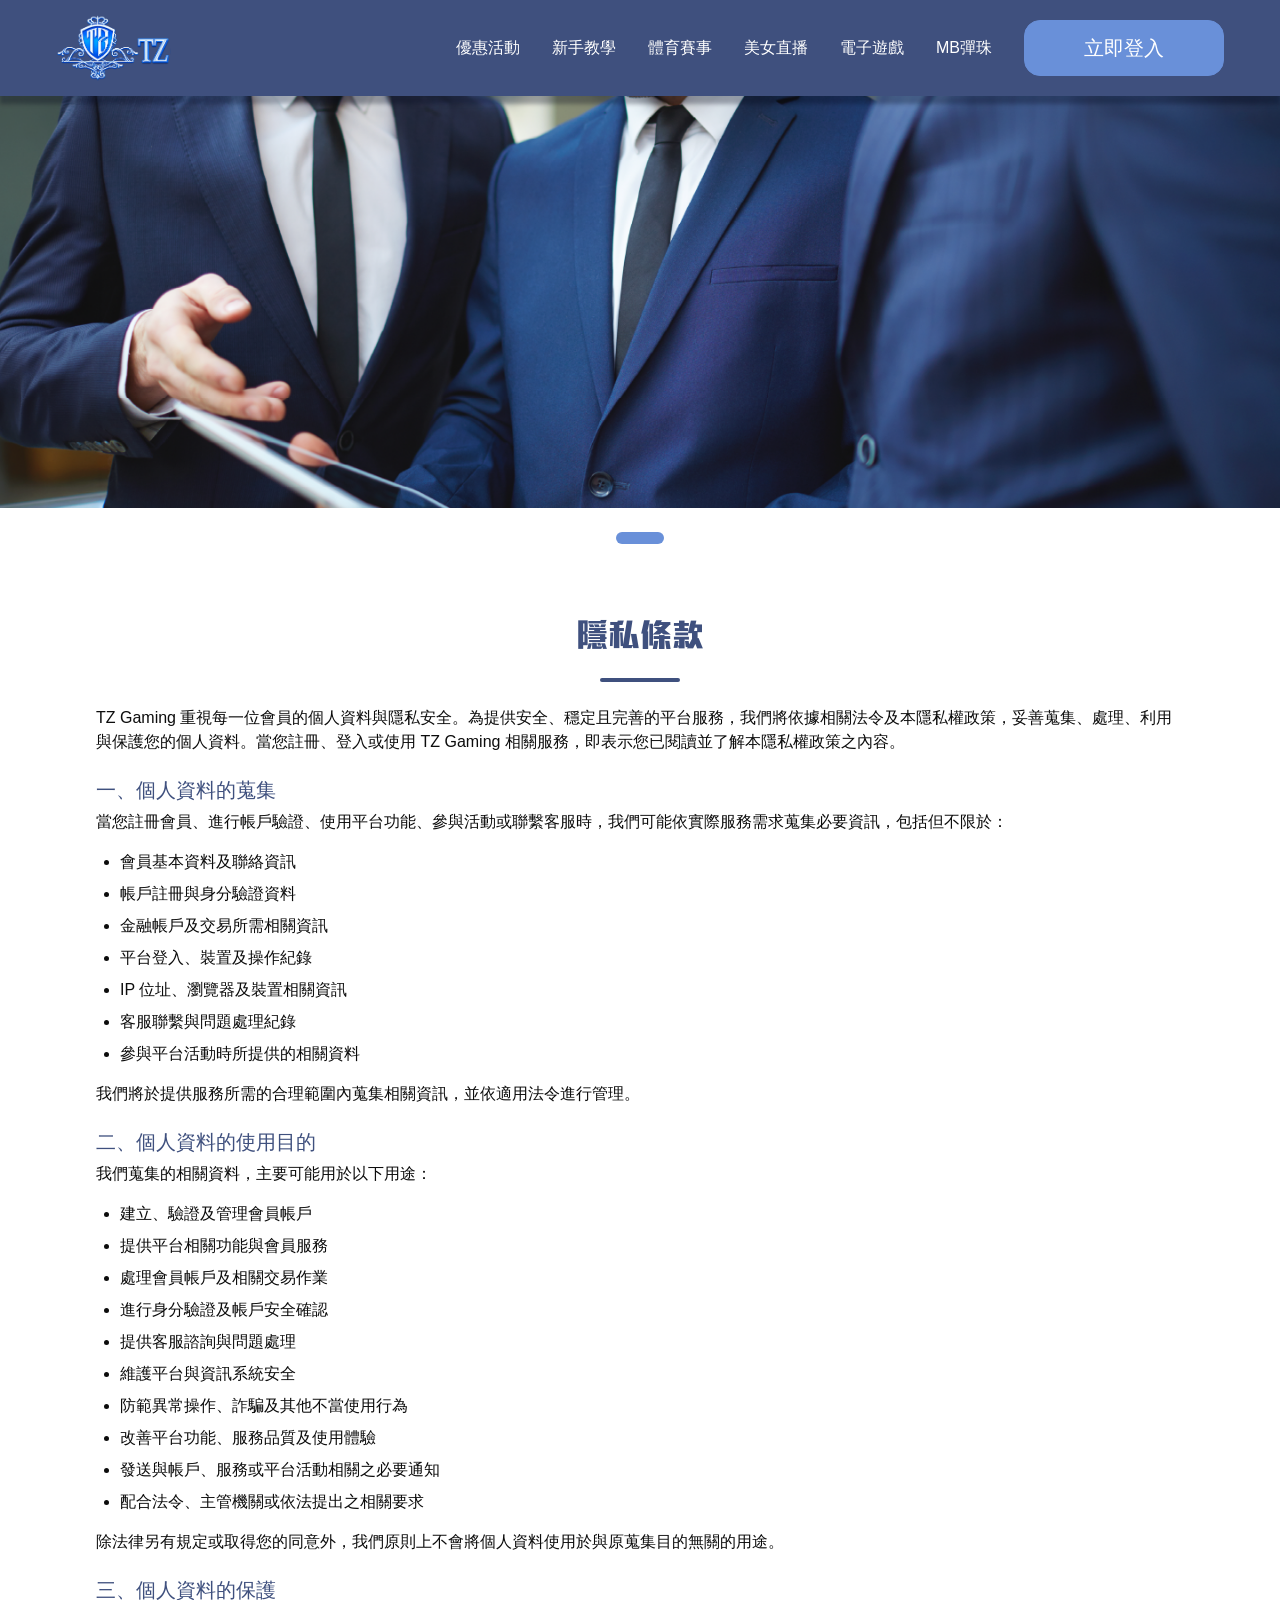
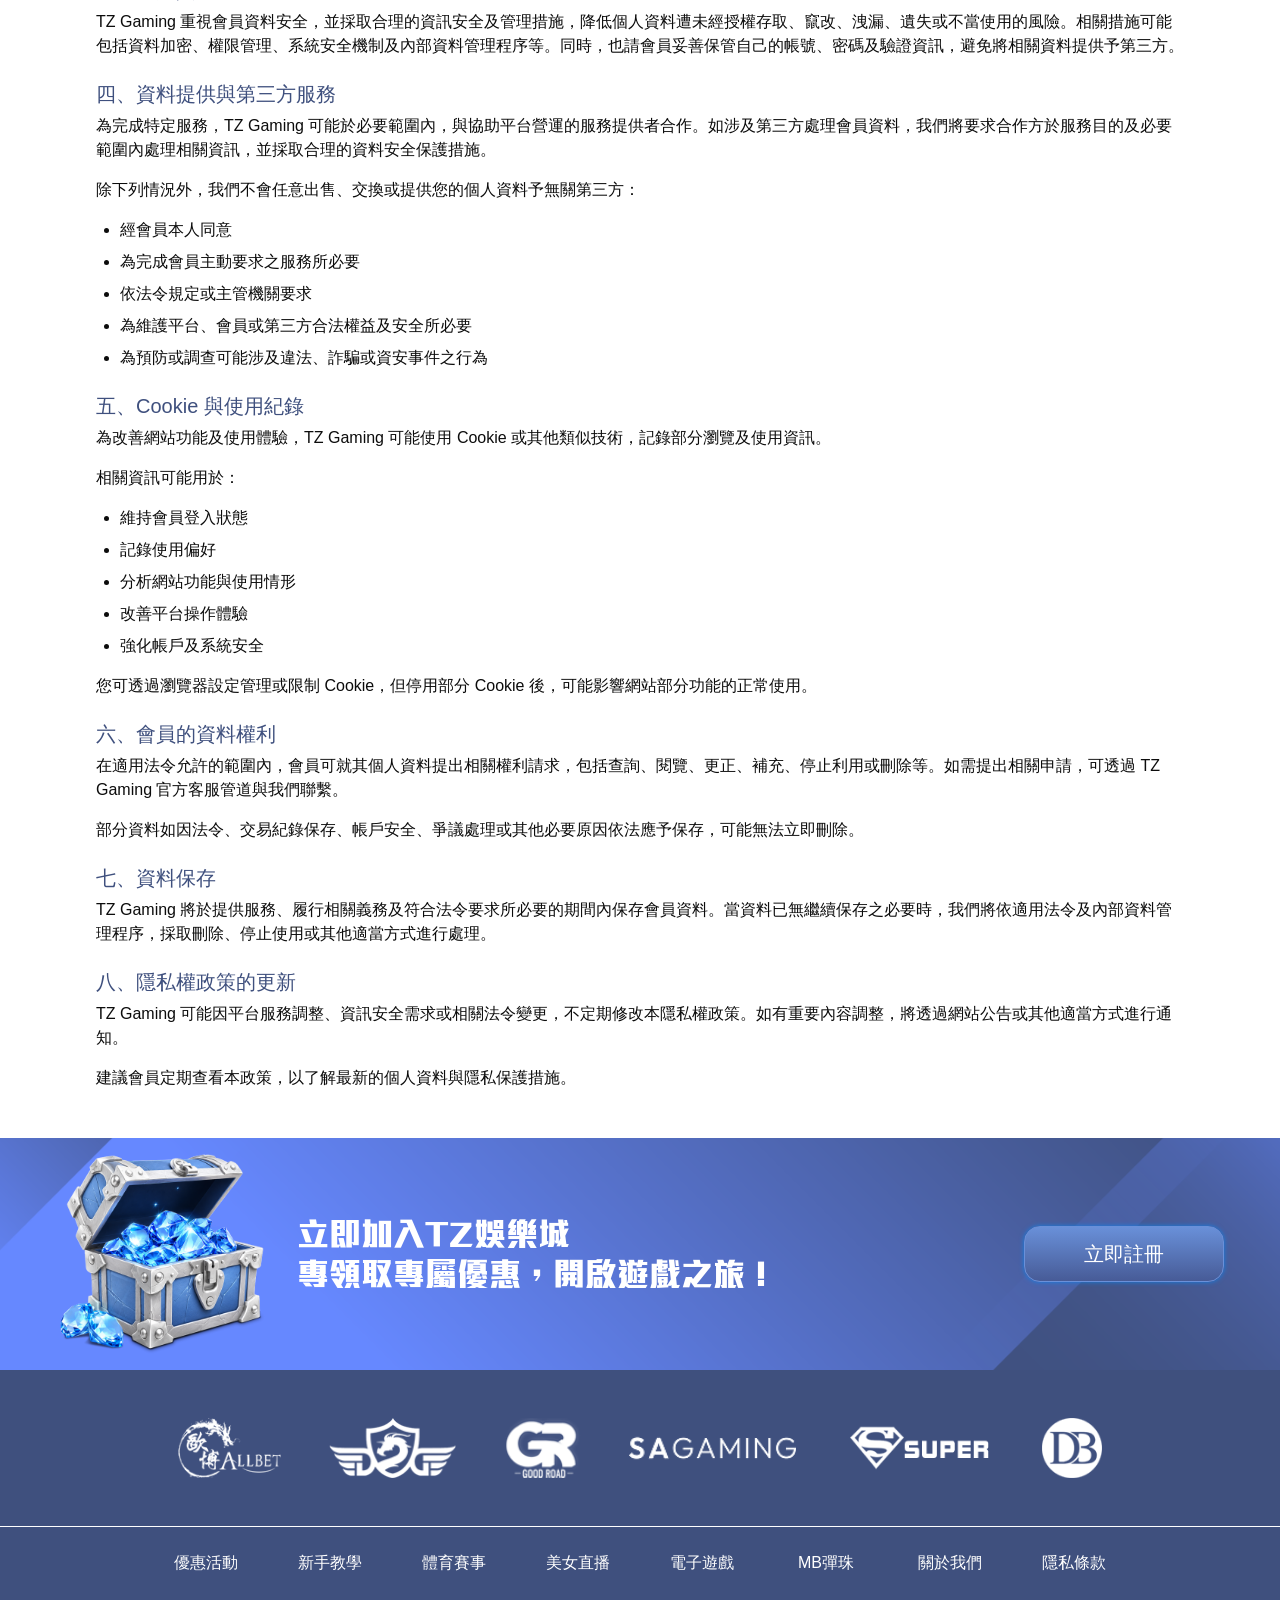
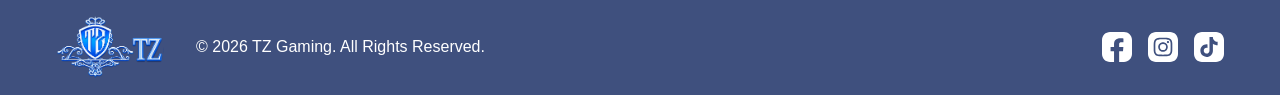
<file: privacy.html>
<!DOCTYPE html>
<html lang="zh-Hant">
<head>
<meta charset="UTF-8">
<meta name="viewport" content="width=device-width, initial-scale=1.0">
<title>隱私條款 | TZ 娛樂城</title>
<meta name="description" content="TZ娛樂城隱私權政策：我們如何蒐集、使用與保護您的個人資料，以及您在資料隱私方面所享有的權利。">
<link rel="icon" href="images/favicon.ico" sizes="any">
<link rel="icon" href="images/favicon-16x16.png" type="image/png" sizes="16x16">
<link rel="icon" href="images/favicon-32x32.png" type="image/png" sizes="32x32">
<link rel="icon" href="images/favicon-96x96.png" type="image/png" sizes="96x96">
<link rel="apple-touch-icon" href="images/apple-touch-icon.png">
<link rel="stylesheet" href="css/style.css">
<link rel="stylesheet" href="css/about.css">
</head>
<body>

<!-- ===== Header ===== -->
<header class="site-header">
  <div class="container">
    <a href="index.html" class="site-logo" aria-label="TZ 娛樂城 首頁">
      <img src="images/tz-logo.png" alt="TZ 娛樂城">
    </a>
    <nav class="site-nav" id="siteNav">
      <ul class="nav-list">
        <li class="nav-home-mobile"><a href="index.html">官方首頁</a></li>
        <li><a href="activity.html">優惠活動</a></li>
        <li><a href="new.html">新手教學</a></li>
        <li><a href="sport.html">體育賽事</a></li>
        <li><a href="live.html">美女直播</a></li>
        <li><a href="slot.html">電子遊戲</a></li>
        <li><a href="mb.html">MB彈珠</a></li>
      </ul>
      <a href="https://www.tz6868.com/login?id=login" class="btn btn-solid">立即登入</a>
    </nav>
    <button class="nav-toggle" id="navToggle" aria-label="開啟選單" aria-expanded="false" aria-controls="siteNav">
      <span></span><span></span>
    </button>
  </div>
</header>

<main>

  <!-- ===== Hero (single static banner, no carousel) ===== -->
  <section class="about-hero" aria-label="隱私條款主視覺">
    <div class="hero-slide-bg">
      <div class="hero-slide-bg-img is-desktop" style="background-image:url('images/placeholders/privacy-hero.png')"></div>
      <div class="hero-slide-bg-img is-mobile" style="background-image:url('images/placeholders/privacy-hero-mobile.png')"></div>
    </div>
  </section>
  <div class="about-hero-dash"><span></span></div>

  <!-- ===== 隱私條款 ===== -->
  <section class="info-section">
    <div class="info-inner">
      <h1 class="info-title">隱私條款</h1>
      <div class="info-bar"></div>
      <div class="info-body">
        <p>TZ Gaming 重視每一位會員的個人資料與隱私安全。為提供安全、穩定且完善的平台服務，我們將依據相關法令及本隱私權政策，妥善蒐集、處理、利用與保護您的個人資料。當您註冊、登入或使用 TZ Gaming 相關服務，即表示您已閱讀並了解本隱私權政策之內容。</p>

        <h3>一、個人資料的蒐集</h3>
        <p>當您註冊會員、進行帳戶驗證、使用平台功能、參與活動或聯繫客服時，我們可能依實際服務需求蒐集必要資訊，包括但不限於：</p>
        <ul>
          <li>會員基本資料及聯絡資訊</li>
          <li>帳戶註冊與身分驗證資料</li>
          <li>金融帳戶及交易所需相關資訊</li>
          <li>平台登入、裝置及操作紀錄</li>
          <li>IP 位址、瀏覽器及裝置相關資訊</li>
          <li>客服聯繫與問題處理紀錄</li>
          <li>參與平台活動時所提供的相關資料</li>
        </ul>
        <p>我們將於提供服務所需的合理範圍內蒐集相關資訊，並依適用法令進行管理。</p>

        <h3>二、個人資料的使用目的</h3>
        <p>我們蒐集的相關資料，主要可能用於以下用途：</p>
        <ul>
          <li>建立、驗證及管理會員帳戶</li>
          <li>提供平台相關功能與會員服務</li>
          <li>處理會員帳戶及相關交易作業</li>
          <li>進行身分驗證及帳戶安全確認</li>
          <li>提供客服諮詢與問題處理</li>
          <li>維護平台與資訊系統安全</li>
          <li>防範異常操作、詐騙及其他不當使用行為</li>
          <li>改善平台功能、服務品質及使用體驗</li>
          <li>發送與帳戶、服務或平台活動相關之必要通知</li>
          <li>配合法令、主管機關或依法提出之相關要求</li>
        </ul>
        <p>除法律另有規定或取得您的同意外，我們原則上不會將個人資料使用於與原蒐集目的無關的用途。</p>

        <h3>三、個人資料的保護</h3>
        <p>TZ Gaming 重視會員資料安全，並採取合理的資訊安全及管理措施，降低個人資料遭未經授權存取、竄改、洩漏、遺失或不當使用的風險。相關措施可能包括資料加密、權限管理、系統安全機制及內部資料管理程序等。同時，也請會員妥善保管自己的帳號、密碼及驗證資訊，避免將相關資料提供予第三方。</p>

        <h3>四、資料提供與第三方服務</h3>
        <p>為完成特定服務，TZ Gaming 可能於必要範圍內，與協助平台營運的服務提供者合作。如涉及第三方處理會員資料，我們將要求合作方於服務目的及必要範圍內處理相關資訊，並採取合理的資料安全保護措施。</p>
        <p>除下列情況外，我們不會任意出售、交換或提供您的個人資料予無關第三方：</p>
        <ul>
          <li>經會員本人同意</li>
          <li>為完成會員主動要求之服務所必要</li>
          <li>依法令規定或主管機關要求</li>
          <li>為維護平台、會員或第三方合法權益及安全所必要</li>
          <li>為預防或調查可能涉及違法、詐騙或資安事件之行為</li>
        </ul>

        <h3>五、Cookie 與使用紀錄</h3>
        <p>為改善網站功能及使用體驗，TZ Gaming 可能使用 Cookie 或其他類似技術，記錄部分瀏覽及使用資訊。</p>
        <p>相關資訊可能用於：</p>
        <ul>
          <li>維持會員登入狀態</li>
          <li>記錄使用偏好</li>
          <li>分析網站功能與使用情形</li>
          <li>改善平台操作體驗</li>
          <li>強化帳戶及系統安全</li>
        </ul>
        <p>您可透過瀏覽器設定管理或限制 Cookie，但停用部分 Cookie 後，可能影響網站部分功能的正常使用。</p>

        <h3>六、會員的資料權利</h3>
        <p>在適用法令允許的範圍內，會員可就其個人資料提出相關權利請求，包括查詢、閱覽、更正、補充、停止利用或刪除等。如需提出相關申請，可透過 TZ Gaming 官方客服管道與我們聯繫。</p>
        <p>部分資料如因法令、交易紀錄保存、帳戶安全、爭議處理或其他必要原因依法應予保存，可能無法立即刪除。</p>

        <h3>七、資料保存</h3>
        <p>TZ Gaming 將於提供服務、履行相關義務及符合法令要求所必要的期間內保存會員資料。當資料已無繼續保存之必要時，我們將依適用法令及內部資料管理程序，採取刪除、停止使用或其他適當方式進行處理。</p>

        <h3>八、隱私權政策的更新</h3>
        <p>TZ Gaming 可能因平台服務調整、資訊安全需求或相關法令變更，不定期修改本隱私權政策。如有重要內容調整，將透過網站公告或其他適當方式進行通知。</p>
        <p>建議會員定期查看本政策，以了解最新的個人資料與隱私保護措施。</p>
      </div>
    </div>
  </section>

  <!-- ===== CTA Banner ===== -->
  <section class="cta-banner" style="background-image:url('images/placeholders/cta-banner-bg-01.png')">
    <div class="content-1440 cta-inner">
      <div class="cta-content">
        <div class="cta-media">
          <img src="images/placeholders/cta-media-01.png" alt="">
        </div>
        <p class="cta-text">立即加入TZ娛樂城<br>專領取專屬優惠，開啟遊戲之旅！</p>
      </div>
      <a href="https://tzg888.com/link/tzgaming_referral" class="btn btn-primary">立即註冊</a>
    </div>
  </section>

</main>

<!-- ===== Footer ===== -->
<footer class="site-footer">
  <div class="content-1440">
    <div class="footer-partners">
      <img src="images/placeholders/partner-logo-01.png" alt="Yabo">
      <img src="images/placeholders/partner-logo-02.png" alt="DG">
      <img src="images/placeholders/partner-logo-03.png" alt="SA Gaming">
      <img src="images/placeholders/partner-logo-04.png" alt="GR">
      <img src="images/placeholders/partner-logo-05.png" alt="AB">
      <img src="images/placeholders/partner-logo-06.png" alt="Super">
    </div>
  </div>

  <nav class="footer-nav" aria-label="頁尾導覽">
    <div class="content-1440">
    <ul class="footer-nav-list">
      <li><a href="activity.html">優惠活動</a></li>
      <li><a href="new.html">新手教學</a></li>
      <li><a href="sport.html">體育賽事</a></li>
      <li><a href="live.html">美女直播</a></li>
      <li><a href="slot.html">電子遊戲</a></li>
      <li><a href="mb.html">MB彈珠</a></li>
      <li><a href="about.html">關於我們</a></li>
      <li><a href="privacy.html">隱私條款</a></li>
    </ul>
    </div>
  </nav>

  <div class="content-1440">
    <div class="footer-bottom">
      <div class="footer-brand">
        <img src="images/tz-logo.png" alt="TZ 娛樂城">
        <span class="footer-copy">© 2026 TZ Gaming. All Rights Reserved.</span>
      </div>
      <div class="footer-social">
        <a href="#" aria-label="Facebook">
          <svg xmlns="http://www.w3.org/2000/svg" viewBox="0 0 600 600" aria-hidden="true" fill="currentColor"><path d="M440,0H160C71.63,0,0,71.63,0,160v280C0,528.37,71.63,600,160,600h80.85v-215.09h-69.51v-82.81h69.51v-58.93c0-69.83,30.74-119.91,132.49-119.91,21.52,0,55.31,4.34,55.31,4.34v76.89h-35.49c-36.16,0-50.27,11-50.27,41.41v56.19h84.41l-7.51,82.81h-76.89v215.09h97.11c88.37,0,160-71.63,160-160V160C600,71.63,528.37,0,440,0Z"/></svg>
        </a>
        <a href="#" aria-label="Instagram">
          <svg xmlns="http://www.w3.org/2000/svg" viewBox="0 0 600 600" aria-hidden="true" fill="currentColor"><ellipse cx="300.02" cy="300" rx="62.14" ry="62.18" transform="translate(-.46 599.54) rotate(-89.91)"/><path d="M445.43,190.05c-3.39-8.7-7.43-14.91-13.96-21.44-6.53-6.52-12.73-10.56-21.44-13.94-6.58-2.55-16.45-5.59-34.64-6.42-19.67-.89-25.57-1.07-75.38-1.07-6.23,0-11.77,0-16.74,0v-.05c-34.77.04-41.44.27-58.65,1.05-18.19.84-28.06,3.86-34.64,6.43-8.71,3.39-14.92,7.43-21.45,13.95-6.53,6.52-10.58,12.74-13.96,21.44-2.55,6.57-5.59,16.44-6.42,34.61-.89,19.65-1.07,25.52-1.07,75.3s.18,55.68,1.07,75.33c.83,18.17,3.87,28.04,6.42,34.6,3.39,8.7,7.43,14.9,13.96,21.43,6.53,6.52,12.75,10.56,21.45,13.94,6.58,2.55,16.45,5.59,34.64,6.43,19.67.89,25.57,1.09,75.38,1.09s55.72-.19,75.38-1.09c18.19-.83,28.07-3.86,34.64-6.42,8.71-3.38,14.91-7.42,21.44-13.94,6.53-6.52,10.58-12.71,13.96-21.41,2.55-6.56,5.59-16.43,6.42-34.6.89-19.65,1.09-25.55,1.09-75.3s-.19-55.65-1.09-75.3c-.83-18.17-3.87-28.04-6.42-34.6ZM300.02,395.71c-52.91,0-95.8-42.84-95.8-95.71s42.89-95.73,95.8-95.73c52.91,0,95.79,42.86,95.79,95.73s-42.88,95.71-95.79,95.71ZM399.6,222.86c-12.36,0-22.39-10.02-22.39-22.37s10.03-22.36,22.39-22.36h0c12.36,0,22.39,10.01,22.39,22.36s-10.03,22.37-22.39,22.37Z"/><path d="M440,0H160C71.63,0,0,71.63,0,160v280C0,528.37,71.63,600,160,600h280c88.37,0,160-71.63,160-160V160C600,71.63,528.37,0,440,0ZM485.42,376.85c-.93,19.84-4.08,33.39-8.67,45.24-4.78,12.26-11.15,22.66-21.53,33.02-10.37,10.37-20.76,16.75-33.02,21.52-11.87,4.61-25.44,7.75-45.3,8.66-19.9.9-26.24,1.13-76.91,1.13s-57.01-.22-76.91-1.13c-19.86-.91-33.42-4.05-45.29-8.66-12.26-4.76-22.67-11.15-33.03-21.52-10.37-10.36-16.75-20.76-21.52-33.02-4.61-11.85-7.75-25.4-8.67-45.24-.9-19.88-1.13-26.22-1.13-76.84s.23-56.98,1.12-76.87c.89-19.84,4.04-33.39,8.67-45.24,4.78-12.26,11.15-22.66,21.53-33.02,10.37-10.37,20.78-16.73,33.05-21.5,11.86-4.61,25.42-7.75,45.28-8.66,19.89-.9,26.26-1.13,76.89-1.13s56.99.22,76.88,1.13c19.86.91,33.42,4.05,45.32,8.66,12.28,4.76,22.66,11.13,33.03,21.5,10.38,10.36,16.75,20.76,21.53,33.02,4.59,11.85,7.73,25.4,8.67,45.24.89,19.88,1.13,26.24,1.13,76.86s-.23,56.96-1.13,76.85Z"/></svg>
        </a>
        <a href="#" aria-label="TikTok">
          <svg xmlns="http://www.w3.org/2000/svg" viewBox="0 0 600 600" aria-hidden="true" fill="currentColor"><path d="M440,0H160C71.63,0,0,71.63,0,160v280C0,528.37,71.63,600,160,600h280c88.37,0,160-71.63,160-160V160C600,71.63,528.37,0,440,0ZM472.56,211.29v53.34c-35.23,0-67.85-11.19-94.48-30.22v138.29c0,69.17-56.11,125.25-125.32,125.25-25.82,0-49.82-7.8-69.76-21.18,0,0,0,0-.01-.01-33.5-22.48-55.55-60.7-55.55-104.06,0-69.17,56.11-125.25,125.32-125.25,5.75,0,11.5.39,17.19,1.17v15.36h0v53.92c-5.48-1.74-11.33-2.68-17.4-2.68-31.66,0-57.32,25.65-57.32,57.29,0,22.37,12.83,41.74,31.53,51.18,7.76,3.91,16.51,6.11,25.79,6.11,31.6,0,57.21-25.55,57.32-57.1V102.04h68.19v8.72c.24,2.61.59,5.2,1.04,7.78,4.73,26.98,20.88,50.04,43.28,64.01.45.49.91.96,1.37,1.44-.46-.48-.92-.95-1.37-1.45,15.05,9.39,32.43,14.35,50.16,14.32v14.42Z"/></svg>
        </a>
      </div>
    </div>
  </div>
</footer>

<script src="js/main.js"></script>
</body>
</html>
</file>
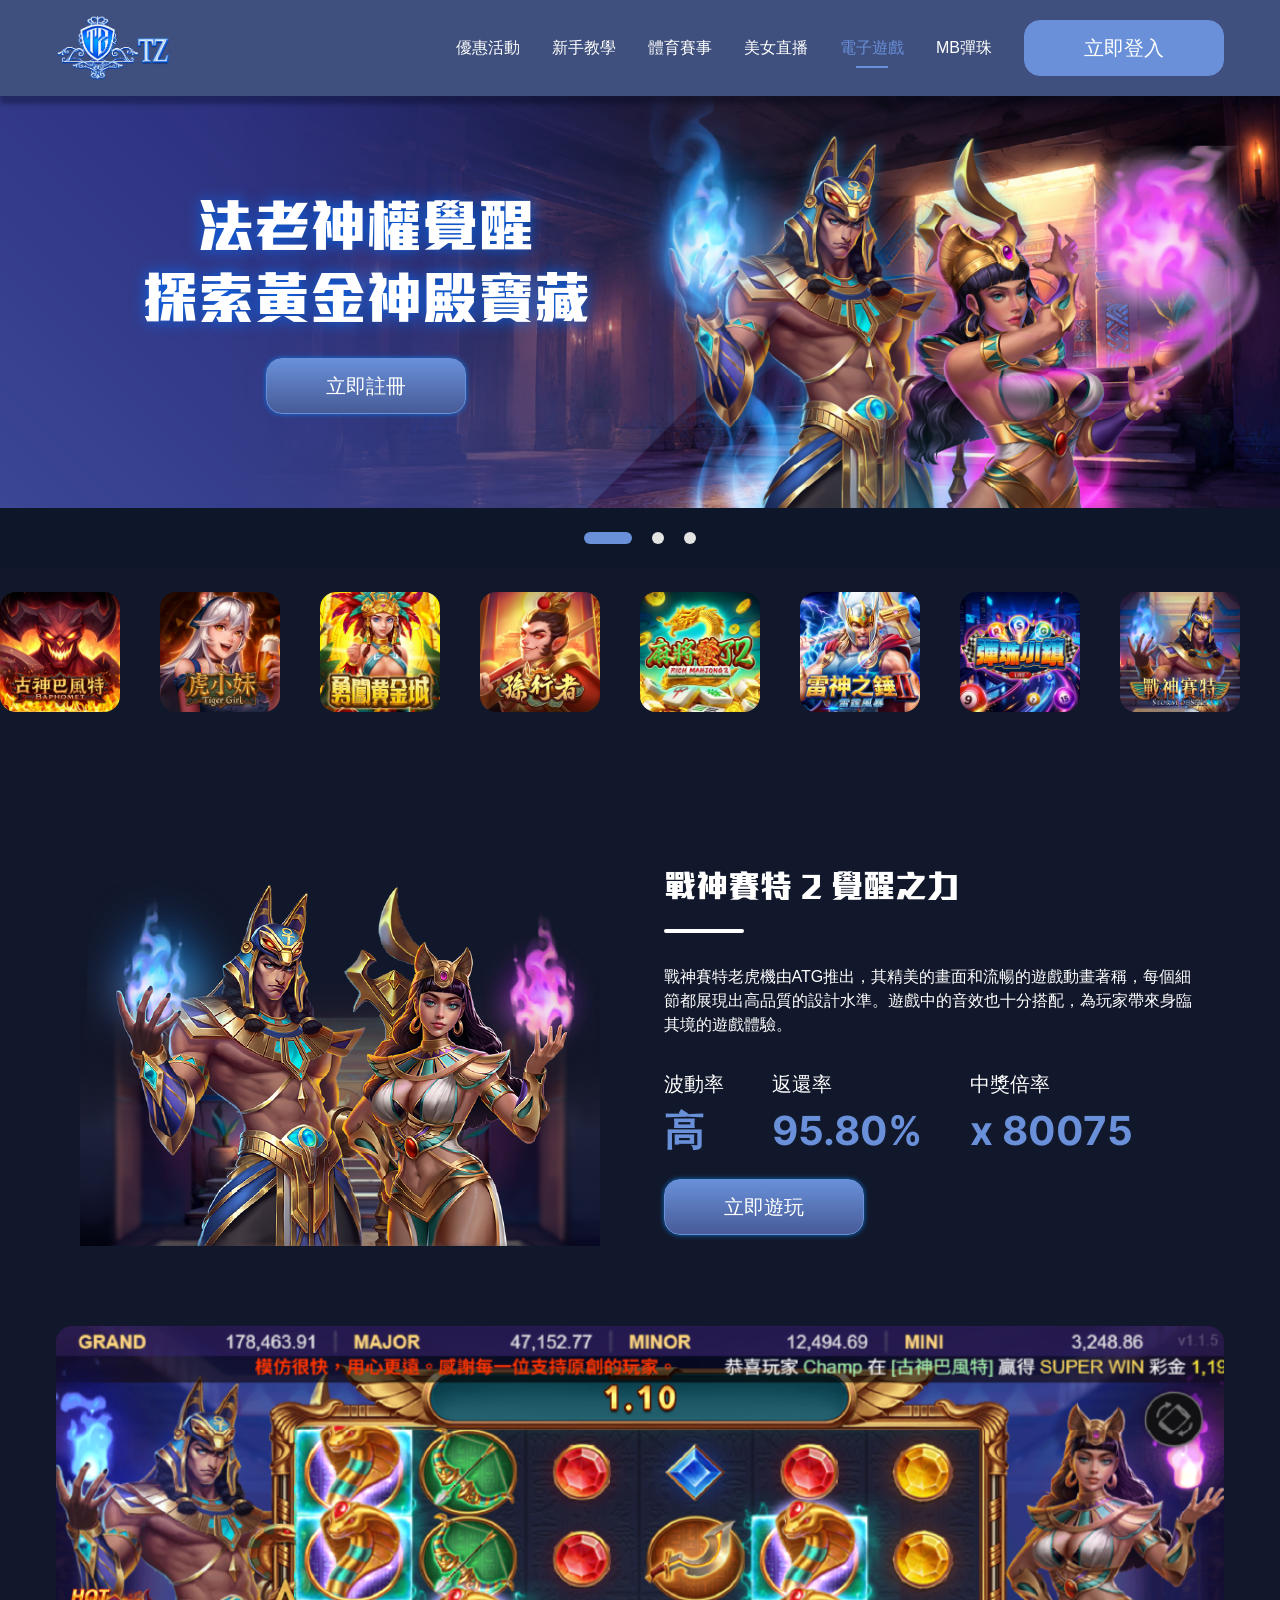
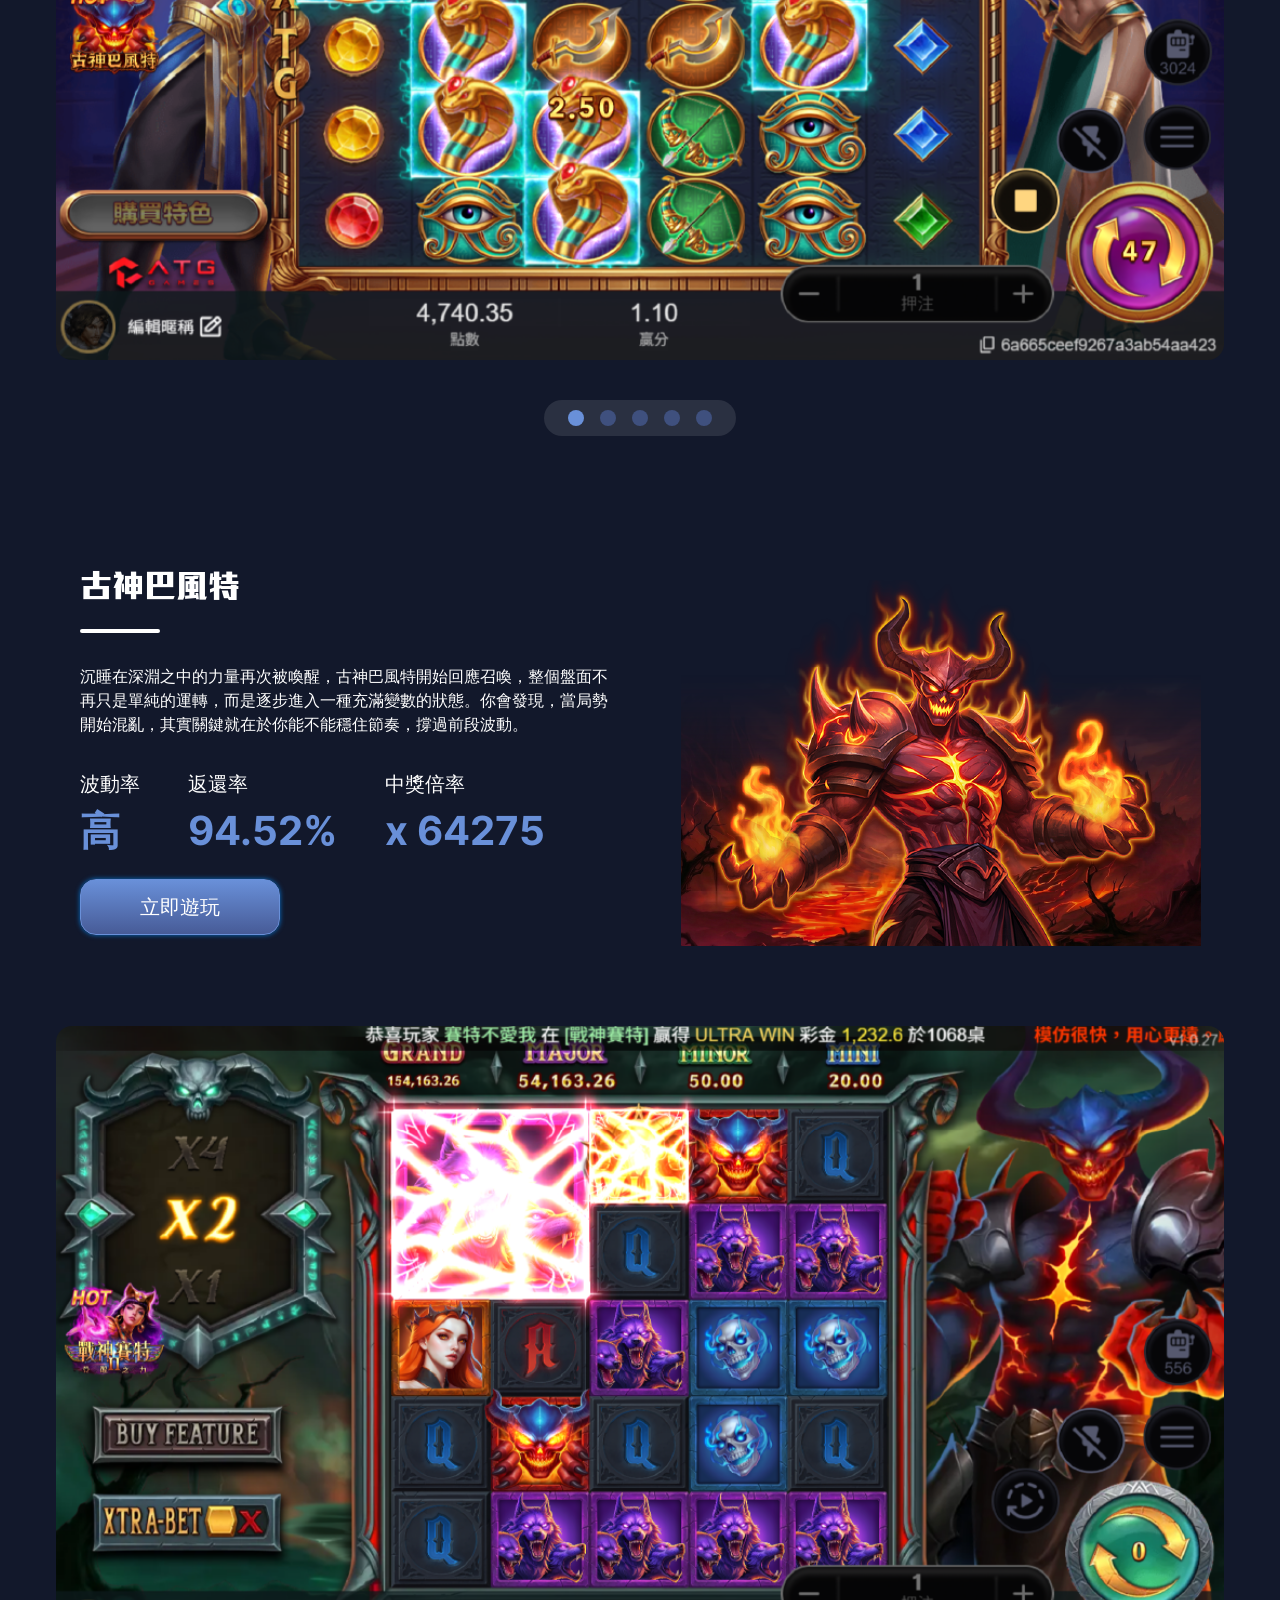
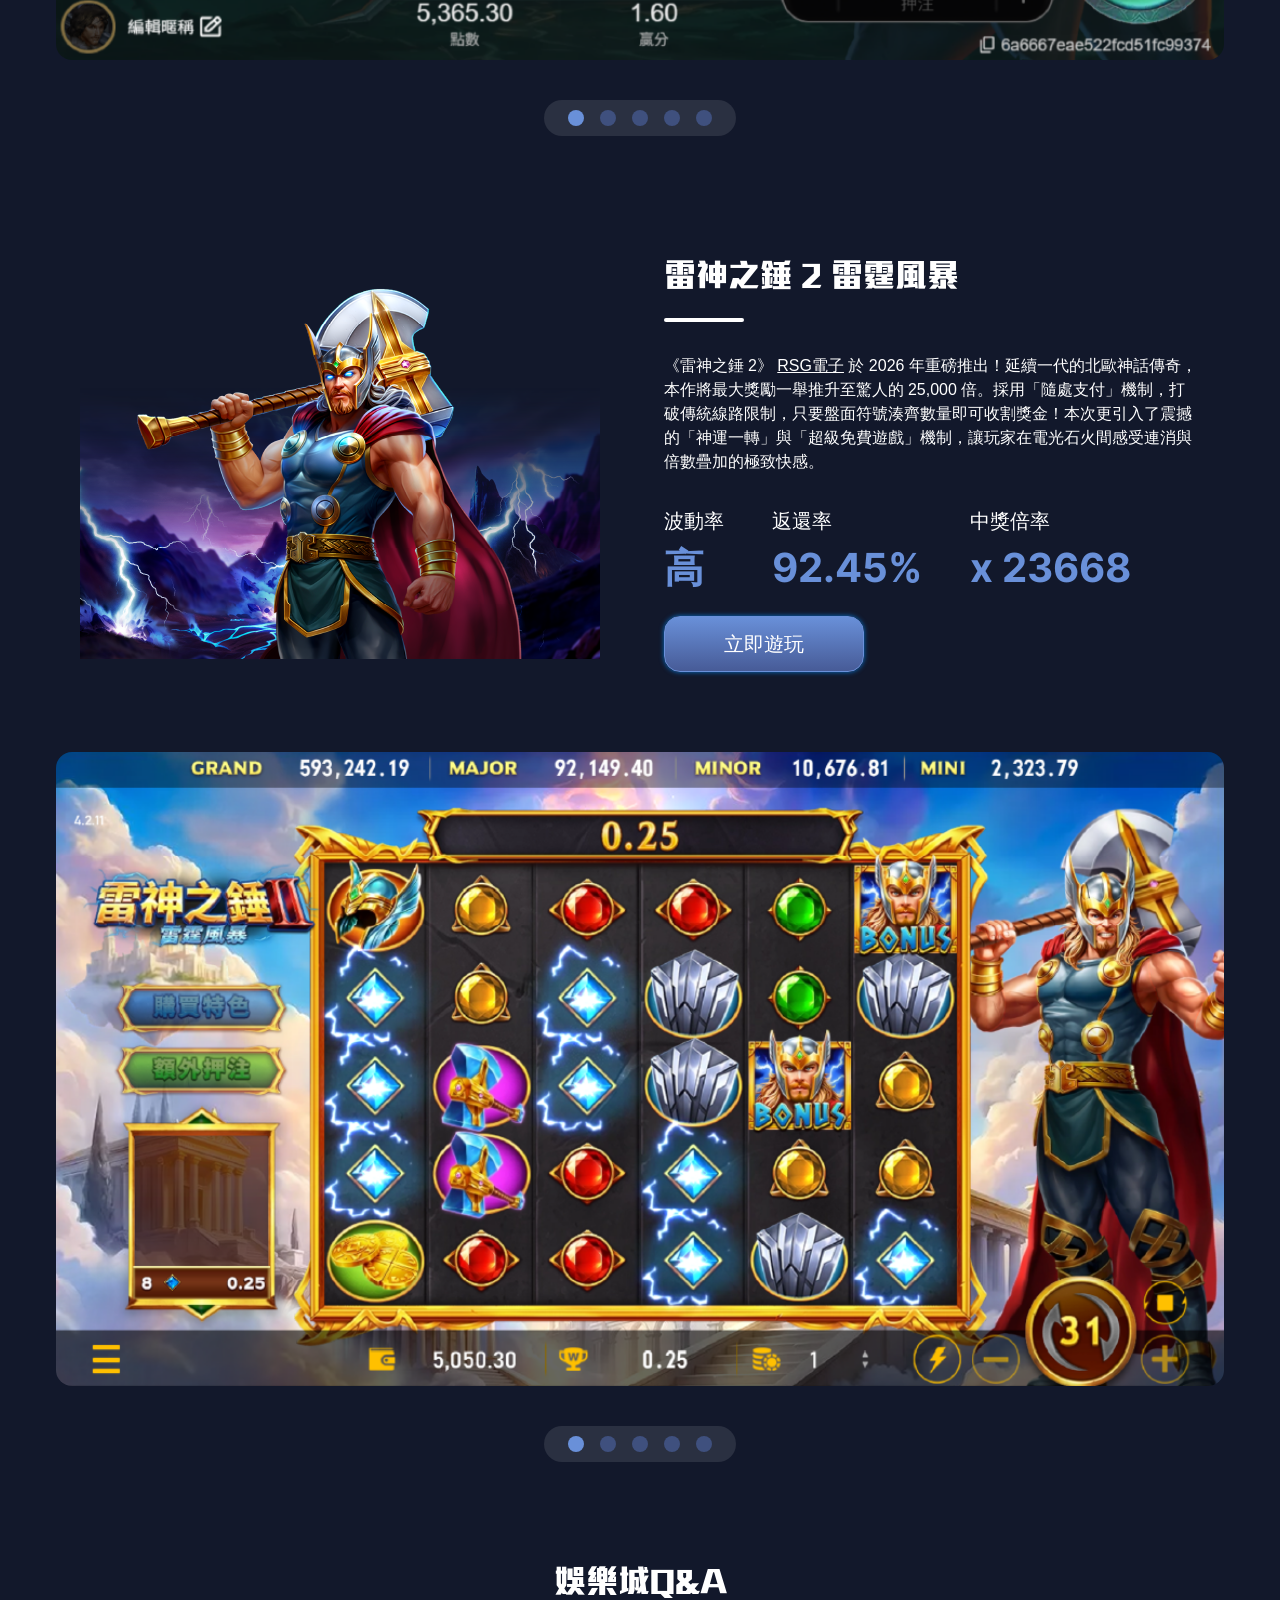
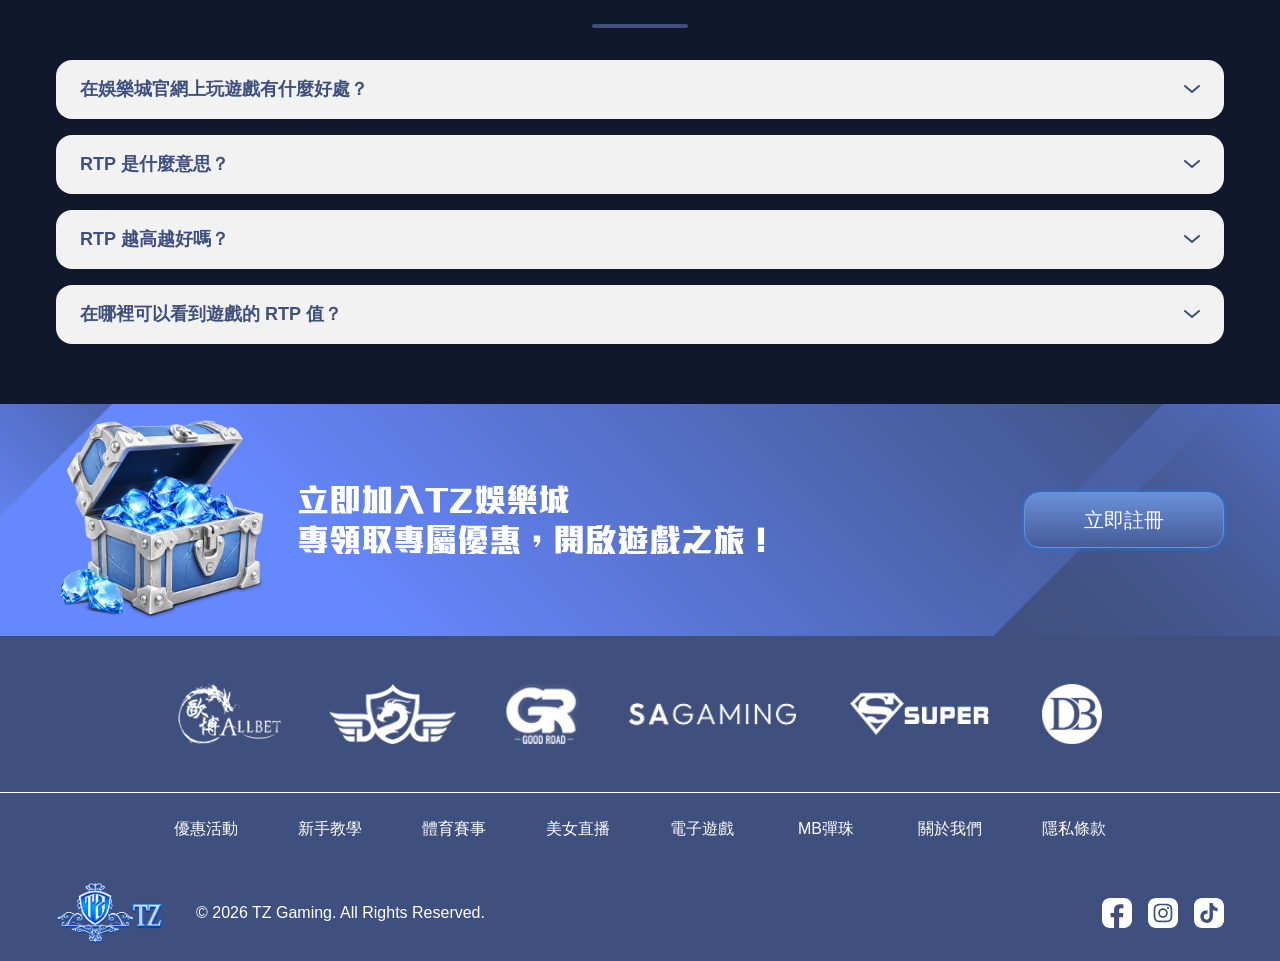
<file: slot.html>
<!DOCTYPE html>
<html lang="zh-Hant">
<head>
<meta charset="UTF-8">
<meta name="viewport" content="width=device-width, initial-scale=1.0">
<title>電子遊戲 | TZ 娛樂城</title>
<meta name="description" content="TZ娛樂城電子遊戲：戰神賽特2、古神巴風特、雷神之錘2等熱門老虎機，高RTP高倍率，立即遊玩體驗精彩畫面與音效。">
<link rel="icon" href="images/favicon.ico" sizes="any">
<link rel="icon" href="images/favicon-16x16.png" type="image/png" sizes="16x16">
<link rel="icon" href="images/favicon-32x32.png" type="image/png" sizes="32x32">
<link rel="icon" href="images/favicon-96x96.png" type="image/png" sizes="96x96">
<link rel="apple-touch-icon" href="images/apple-touch-icon.png">
<link rel="stylesheet" href="css/style.css">
<link rel="stylesheet" href="css/slot.css">
</head>
<body>

<!-- ===== Header ===== -->
<header class="site-header">
  <div class="container">
    <a href="index.html" class="site-logo" aria-label="TZ 娛樂城 首頁">
      <img src="images/tz-logo.png" alt="TZ 娛樂城">
    </a>
    <nav class="site-nav" id="siteNav">
      <ul class="nav-list">
        <li class="nav-home-mobile"><a href="index.html">官方首頁</a></li>
        <li><a href="activity.html">優惠活動</a></li>
        <li><a href="new.html">新手教學</a></li>
        <li><a href="sport.html">體育賽事</a></li>
        <li><a href="live.html">美女直播</a></li>
        <li><a href="slot.html">電子遊戲</a></li>
        <li><a href="mb.html">MB彈珠</a></li>
      </ul>
      <a href="https://www.tz6868.com/login?id=login" class="btn btn-solid">立即登入</a>
    </nav>
    <button class="nav-toggle" id="navToggle" aria-label="開啟選單" aria-expanded="false" aria-controls="siteNav">
      <span></span><span></span>
    </button>
  </div>
</header>

<main>

  <!-- ===== Hero Carousel ===== -->
  <section class="hero" aria-label="電子遊戲主視覺">
    <div class="hero-track">
      <div class="hero-slide">
        <div class="hero-slide-bg">
          <div class="hero-slide-bg-img is-desktop" style="background-image:url('images/placeholders/hero-bg-slot.png')"></div>
          <div class="hero-slide-bg-img is-mobile" style="background-image:url('images/placeholders/hero-bg-slot-mobile.png')"></div>
        </div>
        <div class="hero-slide-content">
          <div class="hero-slide-inner">
            <h1>法老神權覺醒<br>探索黃金神殿寶藏</h1>
            <a href="https://tzg888.com/link/tzgaming_referral" class="btn btn-primary">立即註冊</a>
          </div>
        </div>
      </div>
      <div class="hero-slide">
        <div class="hero-slide-bg">
          <div class="hero-slide-bg-img is-desktop" style="background-image:url('images/placeholders/hero-bg-slot-2.png')"></div>
          <div class="hero-slide-bg-img is-mobile" style="background-image:url('images/placeholders/hero-bg-slot-2-mobile.png')"></div>
        </div>
        <div class="hero-slide-content">
          <div class="hero-slide-inner">
            <h1>遠古魔神甦醒<br>征服挑戰神級寶藏</h1>
            <a href="https://tzg888.com/link/tzgaming_referral" class="btn btn-primary">立即註冊</a>
          </div>
        </div>
      </div>
      <div class="hero-slide">
        <div class="hero-slide-bg">
          <div class="hero-slide-bg-img is-desktop" style="background-image:url('images/placeholders/hero-bg-slot-3.png')"></div>
          <div class="hero-slide-bg-img is-mobile" style="background-image:url('images/placeholders/hero-bg-slot-3-mobile.png')"></div>
        </div>
        <div class="hero-slide-content">
          <div class="hero-slide-inner">
            <h1>雷神之力覺醒<br>揮動神錘引爆連勝</h1>
            <a href="https://tzg888.com/link/tzgaming_referral" class="btn btn-primary">立即註冊</a>
          </div>
        </div>
      </div>
    </div>
    <div class="hero-dots" role="tablist" aria-label="輪播切換">
      <button type="button" aria-label="第1張"></button>
      <button type="button" aria-label="第2張"></button>
      <button type="button" aria-label="第3張"></button>
    </div>
  </section>

  <!-- ===== Game icon ticker ===== -->
  <section class="slot-ticker" aria-hidden="true">
    <div class="slot-ticker-track">
      <img src="images/placeholders/slot-ticker-slot.png" alt="">
      <img src="images/placeholders/slot-ticker-slot-2.png" alt="">
      <img src="images/placeholders/slot-ticker-slot-3.png" alt="">
      <img src="images/placeholders/slot-ticker-slot-4.png" alt="">
      <img src="images/placeholders/slot-ticker-slot-5.png" alt="">
      <img src="images/placeholders/slot-ticker-slot-6.png" alt="">
      <img src="images/placeholders/slot-ticker-slot-7.png" alt="">
      <img src="images/placeholders/slot-ticker-slot-8.png" alt="">
      <img src="images/placeholders/slot-ticker-slot-9.png" alt="">
      <img src="images/placeholders/slot-ticker-slot-10.png" alt="">
      <img src="images/placeholders/slot-ticker-slot.png" alt="">
      <img src="images/placeholders/slot-ticker-slot-2.png" alt="">
      <img src="images/placeholders/slot-ticker-slot-3.png" alt="">
      <img src="images/placeholders/slot-ticker-slot-4.png" alt="">
      <img src="images/placeholders/slot-ticker-slot-5.png" alt="">
      <img src="images/placeholders/slot-ticker-slot-6.png" alt="">
      <img src="images/placeholders/slot-ticker-slot-7.png" alt="">
      <img src="images/placeholders/slot-ticker-slot-8.png" alt="">
      <img src="images/placeholders/slot-ticker-slot-9.png" alt="">
      <img src="images/placeholders/slot-ticker-slot-10.png" alt="">
      <img src="images/placeholders/slot-ticker-slot.png" alt="">
      <img src="images/placeholders/slot-ticker-slot-2.png" alt="">
      <img src="images/placeholders/slot-ticker-slot-3.png" alt="">
      <img src="images/placeholders/slot-ticker-slot-4.png" alt="">
      <img src="images/placeholders/slot-ticker-slot-5.png" alt="">
      <img src="images/placeholders/slot-ticker-slot-6.png" alt="">
      <img src="images/placeholders/slot-ticker-slot-7.png" alt="">
      <img src="images/placeholders/slot-ticker-slot-8.png" alt="">
      <img src="images/placeholders/slot-ticker-slot-9.png" alt="">
      <img src="images/placeholders/slot-ticker-slot-10.png" alt="">
    </div>
  </section>

  <!-- ===== Game 1: 戰神賽特 2 (image left) ===== -->
  <section class="slot-showcase-section">
    <div class="content-1440">
      <div class="slot-showcase-intro">
        <div class="slot-showcase-media">
          <img src="images/placeholders/slot-showcase-slot.png" alt="戰神賽特 2 覺醒之力">
        </div>
        <div class="slot-showcase-info">
          <div>
            <h3>戰神賽特 2 覺醒之力</h3>
            <div class="slot-showcase-title-bar"></div>
          </div>
          <p>戰神賽特老虎機由ATG推出，其精美的畫面和流暢的遊戲動畫著稱，每個細節都展現出高品質的設計水準。遊戲中的音效也十分搭配，為玩家帶來身臨其境的遊戲體驗。</p>
          <div class="slot-showcase-stats">
            <div class="slot-showcase-stat"><h4>波動率</h4><div class="val">高</div></div>
            <div class="slot-showcase-stat"><h4>返還率</h4><div class="val"><span data-count-to="96.89" data-decimals="2" data-suffix="%">1</span></div></div>
            <div class="slot-showcase-stat"><h4>中獎倍率</h4><div class="val">x <span data-count-to="81000" data-no-commas>1</span></div></div>
          </div>
          <a href="https://tzg888.com/link/tzgaming_referral" class="btn btn-primary">立即遊玩</a>
        </div>
      </div>
      <div class="slot-preview">
        <div class="slot-preview-track">
          <div><img src="images/placeholders/slot-preview-slot.png" alt=""></div>
          <div><img src="images/placeholders/slot-preview-slot-2.png" alt=""></div>
          <div><img src="images/placeholders/slot-preview-slot-3.png" alt=""></div>
          <div><img src="images/placeholders/slot-preview-slot-4.png" alt=""></div>
          <div><img src="images/placeholders/slot-preview-slot-5.png" alt=""></div>
        </div>
      </div>
      <div class="slot-preview-dots">
        <button type="button" aria-label="第1張"></button>
        <button type="button" aria-label="第2張"></button>
        <button type="button" aria-label="第3張"></button>
        <button type="button" aria-label="第4張"></button>
        <button type="button" aria-label="第5張"></button>
      </div>
    </div>
  </section>

  <!-- ===== Game 2: 古神巴風特 (image right) ===== -->
  <section class="slot-showcase-section is-reversed">
    <div class="content-1440">
      <div class="slot-showcase-intro">
        <div class="slot-showcase-media">
          <img src="images/placeholders/slot-showcase-slot-2.png" alt="古神巴風特">
        </div>
        <div class="slot-showcase-info">
          <div>
            <h3>古神巴風特</h3>
            <div class="slot-showcase-title-bar"></div>
          </div>
          <p>沉睡在深淵之中的力量再次被喚醒，古神巴風特開始回應召喚，整個盤面不再只是單純的運轉，而是逐步進入一種充滿變數的狀態。你會發現，當局勢開始混亂，其實關鍵就在於你能不能穩住節奏，撐過前段波動。</p>
          <div class="slot-showcase-stats">
            <div class="slot-showcase-stat"><h4>波動率</h4><div class="val">高</div></div>
            <div class="slot-showcase-stat"><h4>返還率</h4><div class="val"><span data-count-to="96.35" data-decimals="2" data-suffix="%">1</span></div></div>
            <div class="slot-showcase-stat"><h4>中獎倍率</h4><div class="val">x <span data-count-to="65536" data-no-commas>1</span></div></div>
          </div>
          <a href="https://tzg888.com/link/tzgaming_referral" class="btn btn-primary">立即遊玩</a>
        </div>
      </div>
      <div class="slot-preview">
        <div class="slot-preview-track">
          <div><img src="images/placeholders/slot-preview-slot-6.png" alt=""></div>
          <div><img src="images/placeholders/slot-preview-slot-7.png" alt=""></div>
          <div><img src="images/placeholders/slot-preview-slot-8.png" alt=""></div>
          <div><img src="images/placeholders/slot-preview-slot-9.png" alt=""></div>
          <div><img src="images/placeholders/slot-preview-slot-10.png" alt=""></div>
        </div>
      </div>
      <div class="slot-preview-dots">
        <button type="button" aria-label="第1張"></button>
        <button type="button" aria-label="第2張"></button>
        <button type="button" aria-label="第3張"></button>
        <button type="button" aria-label="第4張"></button>
        <button type="button" aria-label="第5張"></button>
      </div>
    </div>
  </section>

  <!-- ===== Game 3: 雷神之錘 2 (image left) ===== -->
  <section class="slot-showcase-section is-last">
    <div class="content-1440">
      <div class="slot-showcase-intro">
        <div class="slot-showcase-media">
          <img src="images/placeholders/slot-showcase-slot-3.png" alt="雷神之錘 2 雷霆風暴">
        </div>
        <div class="slot-showcase-info">
          <div>
            <h3>雷神之錘 2 雷霆風暴</h3>
            <div class="slot-showcase-title-bar"></div>
          </div>
          <p>《雷神之錘 2》 <a href="https://www.slotfree.tw/game-category/rsg%e8%80%81%e8%99%8e%e6%a9%9f/" target="_blank" rel="noopener">RSG電子</a> 於 2026 年重磅推出！延續一代的北歐神話傳奇，本作將最大獎勵一舉推升至驚人的 25,000 倍。採用「隨處支付」機制，打破傳統線路限制，只要盤面符號湊齊數量即可收割獎金！本次更引入了震撼的「神運一轉」與「超級免費遊戲」機制，讓玩家在電光石火間感受連消與倍數疊加的極致快感。</p>
          <div class="slot-showcase-stats">
            <div class="slot-showcase-stat"><h4>波動率</h4><div class="val">高</div></div>
            <div class="slot-showcase-stat"><h4>返還率</h4><div class="val"><span data-count-to="97.60" data-decimals="2" data-suffix="%">1</span></div></div>
            <div class="slot-showcase-stat"><h4>中獎倍率</h4><div class="val">x <span data-count-to="25000" data-no-commas>1</span></div></div>
          </div>
          <a href="https://tzg888.com/link/tzgaming_referral" class="btn btn-primary">立即遊玩</a>
        </div>
      </div>
      <div class="slot-preview">
        <div class="slot-preview-track">
          <div><img src="images/placeholders/slot-preview-slot-11.png" alt=""></div>
          <div><img src="images/placeholders/slot-preview-slot-12.png" alt=""></div>
          <div><img src="images/placeholders/slot-preview-slot-13.png" alt=""></div>
          <div><img src="images/placeholders/slot-preview-slot-14.png" alt=""></div>
          <div><img src="images/placeholders/slot-preview-slot-15.png" alt=""></div>
        </div>
      </div>
      <div class="slot-preview-dots">
        <button type="button" aria-label="第1張"></button>
        <button type="button" aria-label="第2張"></button>
        <button type="button" aria-label="第3張"></button>
        <button type="button" aria-label="第4張"></button>
        <button type="button" aria-label="第5張"></button>
      </div>
    </div>
  </section>

  <!-- ===== FAQ ===== -->
  <section class="faq-section">
    <div class="section-title-wrap" style="margin-bottom:0;">
      <h2 class="section-title">娛樂城Q&amp;A</h2>
      <div class="section-title-bar"></div>
    </div>
    <div class="content-1440">
    <div class="faq-list">
      <div class="faq-item">
        <button class="faq-question"><span>在娛樂城官網上玩遊戲有什麼好處？</span><span class="icon"></span></button>
        <div class="faq-answer"><p>TZ娛樂城官網通常提供最新活動、獨家優惠與更完整的功能支援，例如快速出入金、專屬 VIP 客服等，能提升整體遊戲體驗。</p></div>
      </div>
      <div class="faq-item">
        <button class="faq-question"><span>RTP 是什麼意思？</span><span class="icon"></span></button>
        <div class="faq-answer"><p>RTP（Return to Player）是指「回報率」，代表一款遊戲在長期運行中會回饋玩家多少比例的投注金額，例如 96% RTP 意味著平均每投注 100 元會回報 96 元。</p></div>
      </div>
      <div class="faq-item">
        <button class="faq-question"><span>RTP 越高越好嗎？</span><span class="icon"></span></button>
        <div class="faq-answer"><p>一般來說 RTP 越高代表玩家的勝率越高，但實際遊戲結果仍會受到機率波動影響，建議結合遊戲玩法與個人策略考量。</p></div>
      </div>
      <div class="faq-item">
        <button class="faq-question"><span>在哪裡可以看到遊戲的 RTP 值？</span><span class="icon"></span></button>
        <div class="faq-answer"><p>大多數娛樂城會在遊戲說明中標示 RTP 值，也可以在遊戲廠商（如 ATG、太子彩票、DB電子）官網或公開資料中查詢。</p></div>
      </div>
    </div>
    </div>
  </section>

  <!-- ===== CTA Banner ===== -->
  <section class="cta-banner" style="background-image:url('images/placeholders/cta-banner-bg-01.png')">
    <div class="content-1440 cta-inner">
      <div class="cta-content">
        <div class="cta-media">
          <img src="images/placeholders/cta-media-01.png" alt="">
        </div>
        <p class="cta-text">立即加入TZ娛樂城<br>專領取專屬優惠，開啟遊戲之旅！</p>
      </div>
      <a href="https://tzg888.com/link/tzgaming_referral" class="btn btn-primary">立即註冊</a>
    </div>
  </section>

</main>

<!-- ===== Footer ===== -->
<footer class="site-footer">
  <div class="content-1440">
    <div class="footer-partners">
      <img src="images/placeholders/partner-logo-01.png" alt="Yabo">
      <img src="images/placeholders/partner-logo-02.png" alt="DG">
      <img src="images/placeholders/partner-logo-03.png" alt="SA Gaming">
      <img src="images/placeholders/partner-logo-04.png" alt="GR">
      <img src="images/placeholders/partner-logo-05.png" alt="AB">
      <img src="images/placeholders/partner-logo-06.png" alt="Super">
    </div>
  </div>

  <nav class="footer-nav" aria-label="頁尾導覽">
    <div class="content-1440">
    <ul class="footer-nav-list">
      <li><a href="activity.html">優惠活動</a></li>
      <li><a href="new.html">新手教學</a></li>
      <li><a href="sport.html">體育賽事</a></li>
      <li><a href="live.html">美女直播</a></li>
      <li><a href="slot.html">電子遊戲</a></li>
      <li><a href="mb.html">MB彈珠</a></li>
      <li><a href="about.html">關於我們</a></li>
      <li><a href="privacy.html">隱私條款</a></li>
    </ul>
    </div>
  </nav>

  <div class="content-1440">
    <div class="footer-bottom">
      <div class="footer-brand">
        <img src="images/tz-logo.png" alt="TZ 娛樂城">
        <span class="footer-copy">© 2026 TZ Gaming. All Rights Reserved.</span>
      </div>
      <div class="footer-social">
        <a href="#" aria-label="Facebook">
          <svg xmlns="http://www.w3.org/2000/svg" viewBox="0 0 600 600" aria-hidden="true" fill="currentColor"><path d="M440,0H160C71.63,0,0,71.63,0,160v280C0,528.37,71.63,600,160,600h80.85v-215.09h-69.51v-82.81h69.51v-58.93c0-69.83,30.74-119.91,132.49-119.91,21.52,0,55.31,4.34,55.31,4.34v76.89h-35.49c-36.16,0-50.27,11-50.27,41.41v56.19h84.41l-7.51,82.81h-76.89v215.09h97.11c88.37,0,160-71.63,160-160V160C600,71.63,528.37,0,440,0Z"/></svg>
        </a>
        <a href="#" aria-label="Instagram">
          <svg xmlns="http://www.w3.org/2000/svg" viewBox="0 0 600 600" aria-hidden="true" fill="currentColor"><ellipse cx="300.02" cy="300" rx="62.14" ry="62.18" transform="translate(-.46 599.54) rotate(-89.91)"/><path d="M445.43,190.05c-3.39-8.7-7.43-14.91-13.96-21.44-6.53-6.52-12.73-10.56-21.44-13.94-6.58-2.55-16.45-5.59-34.64-6.42-19.67-.89-25.57-1.07-75.38-1.07-6.23,0-11.77,0-16.74,0v-.05c-34.77.04-41.44.27-58.65,1.05-18.19.84-28.06,3.86-34.64,6.43-8.71,3.39-14.92,7.43-21.45,13.95-6.53,6.52-10.58,12.74-13.96,21.44-2.55,6.57-5.59,16.44-6.42,34.61-.89,19.65-1.07,25.52-1.07,75.3s.18,55.68,1.07,75.33c.83,18.17,3.87,28.04,6.42,34.6,3.39,8.7,7.43,14.9,13.96,21.43,6.53,6.52,12.75,10.56,21.45,13.94,6.58,2.55,16.45,5.59,34.64,6.43,19.67.89,25.57,1.09,75.38,1.09s55.72-.19,75.38-1.09c18.19-.83,28.07-3.86,34.64-6.42,8.71-3.38,14.91-7.42,21.44-13.94,6.53-6.52,10.58-12.71,13.96-21.41,2.55-6.56,5.59-16.43,6.42-34.6.89-19.65,1.09-25.55,1.09-75.3s-.19-55.65-1.09-75.3c-.83-18.17-3.87-28.04-6.42-34.6ZM300.02,395.71c-52.91,0-95.8-42.84-95.8-95.71s42.89-95.73,95.8-95.73c52.91,0,95.79,42.86,95.79,95.73s-42.88,95.71-95.79,95.71ZM399.6,222.86c-12.36,0-22.39-10.02-22.39-22.37s10.03-22.36,22.39-22.36h0c12.36,0,22.39,10.01,22.39,22.36s-10.03,22.37-22.39,22.37Z"/><path d="M440,0H160C71.63,0,0,71.63,0,160v280C0,528.37,71.63,600,160,600h280c88.37,0,160-71.63,160-160V160C600,71.63,528.37,0,440,0ZM485.42,376.85c-.93,19.84-4.08,33.39-8.67,45.24-4.78,12.26-11.15,22.66-21.53,33.02-10.37,10.37-20.76,16.75-33.02,21.52-11.87,4.61-25.44,7.75-45.3,8.66-19.9.9-26.24,1.13-76.91,1.13s-57.01-.22-76.91-1.13c-19.86-.91-33.42-4.05-45.29-8.66-12.26-4.76-22.67-11.15-33.03-21.52-10.37-10.36-16.75-20.76-21.52-33.02-4.61-11.85-7.75-25.4-8.67-45.24-.9-19.88-1.13-26.22-1.13-76.84s.23-56.98,1.12-76.87c.89-19.84,4.04-33.39,8.67-45.24,4.78-12.26,11.15-22.66,21.53-33.02,10.37-10.37,20.78-16.73,33.05-21.5,11.86-4.61,25.42-7.75,45.28-8.66,19.89-.9,26.26-1.13,76.89-1.13s56.99.22,76.88,1.13c19.86.91,33.42,4.05,45.32,8.66,12.28,4.76,22.66,11.13,33.03,21.5,10.38,10.36,16.75,20.76,21.53,33.02,4.59,11.85,7.73,25.4,8.67,45.24.89,19.88,1.13,26.24,1.13,76.86s-.23,56.96-1.13,76.85Z"/></svg>
        </a>
        <a href="#" aria-label="TikTok">
          <svg xmlns="http://www.w3.org/2000/svg" viewBox="0 0 600 600" aria-hidden="true" fill="currentColor"><path d="M440,0H160C71.63,0,0,71.63,0,160v280C0,528.37,71.63,600,160,600h280c88.37,0,160-71.63,160-160V160C600,71.63,528.37,0,440,0ZM472.56,211.29v53.34c-35.23,0-67.85-11.19-94.48-30.22v138.29c0,69.17-56.11,125.25-125.32,125.25-25.82,0-49.82-7.8-69.76-21.18,0,0,0,0-.01-.01-33.5-22.48-55.55-60.7-55.55-104.06,0-69.17,56.11-125.25,125.32-125.25,5.75,0,11.5.39,17.19,1.17v15.36h0v53.92c-5.48-1.74-11.33-2.68-17.4-2.68-31.66,0-57.32,25.65-57.32,57.29,0,22.37,12.83,41.74,31.53,51.18,7.76,3.91,16.51,6.11,25.79,6.11,31.6,0,57.21-25.55,57.32-57.1V102.04h68.19v8.72c.24,2.61.59,5.2,1.04,7.78,4.73,26.98,20.88,50.04,43.28,64.01.45.49.91.96,1.37,1.44-.46-.48-.92-.95-1.37-1.45,15.05,9.39,32.43,14.35,50.16,14.32v14.42Z"/></svg>
        </a>
      </div>
    </div>
  </div>
</footer>

<script src="js/main.js"></script>
</body>
</html>
</file>
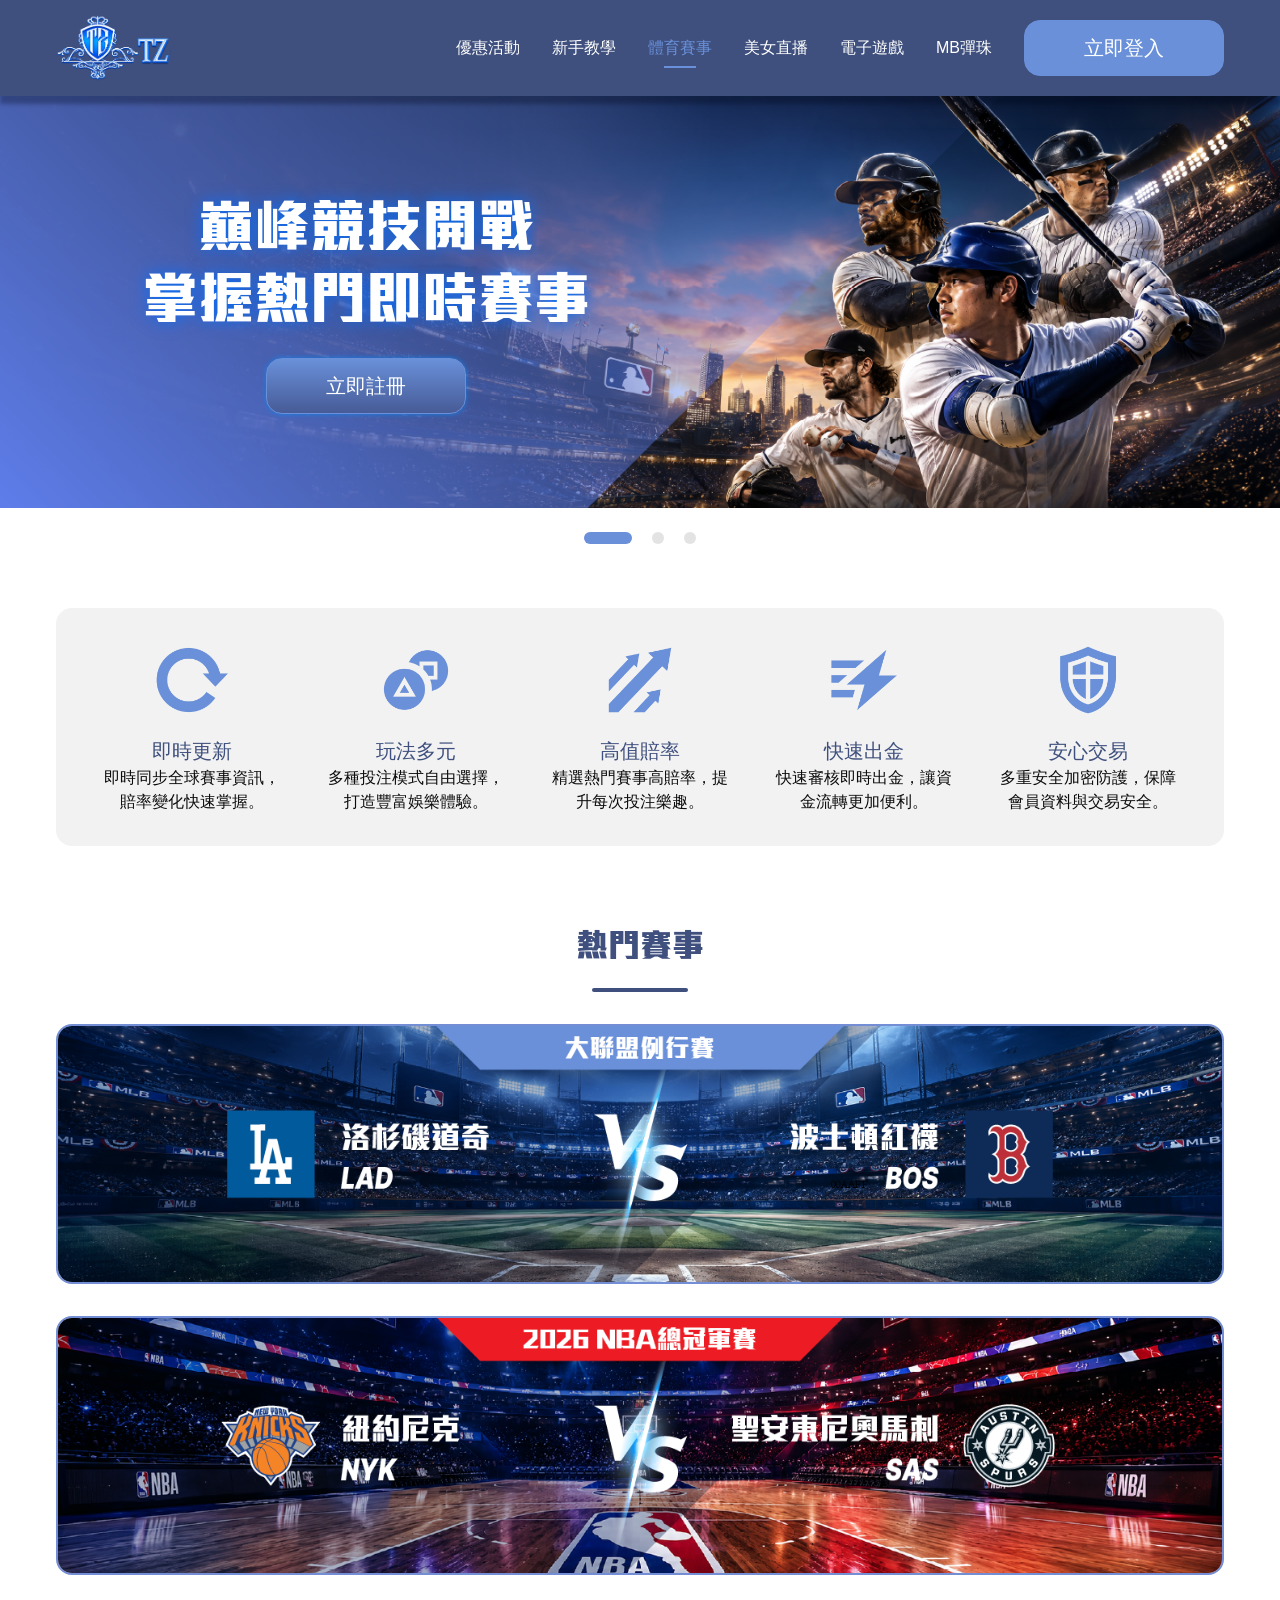
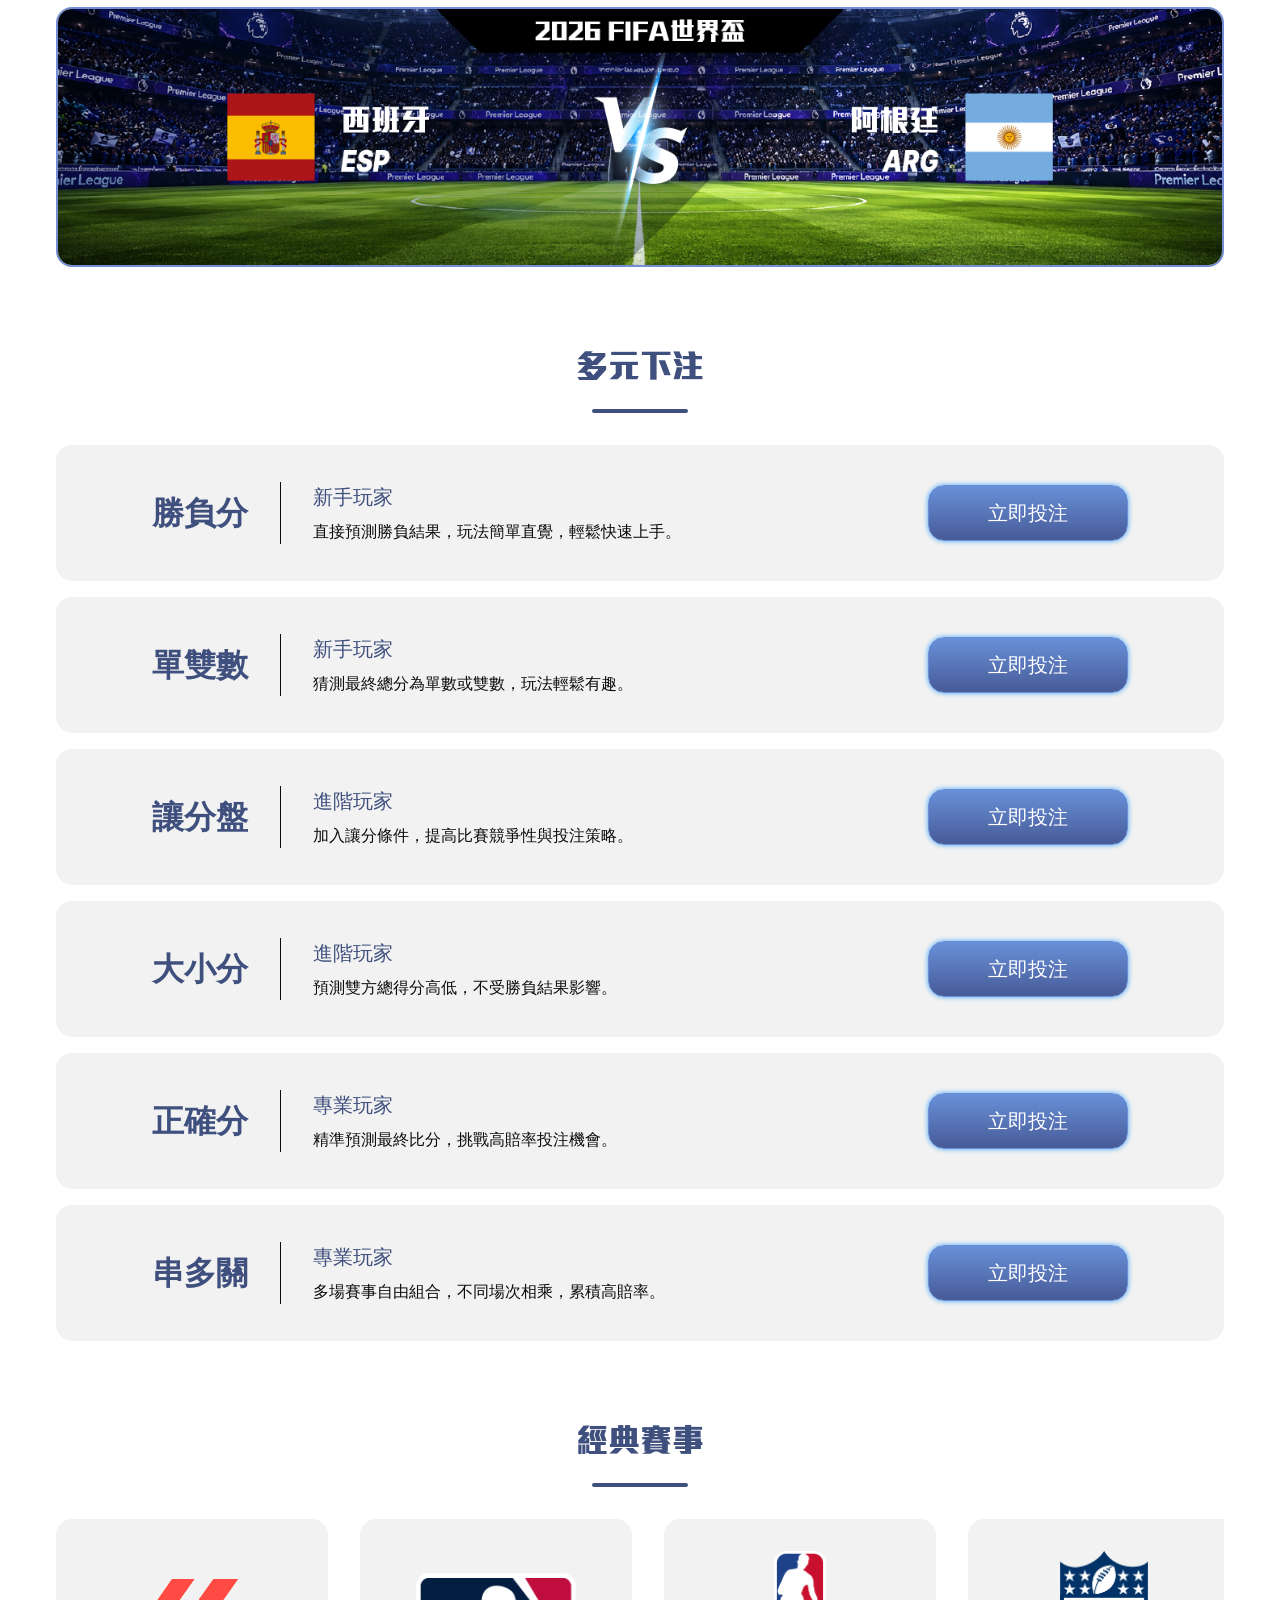
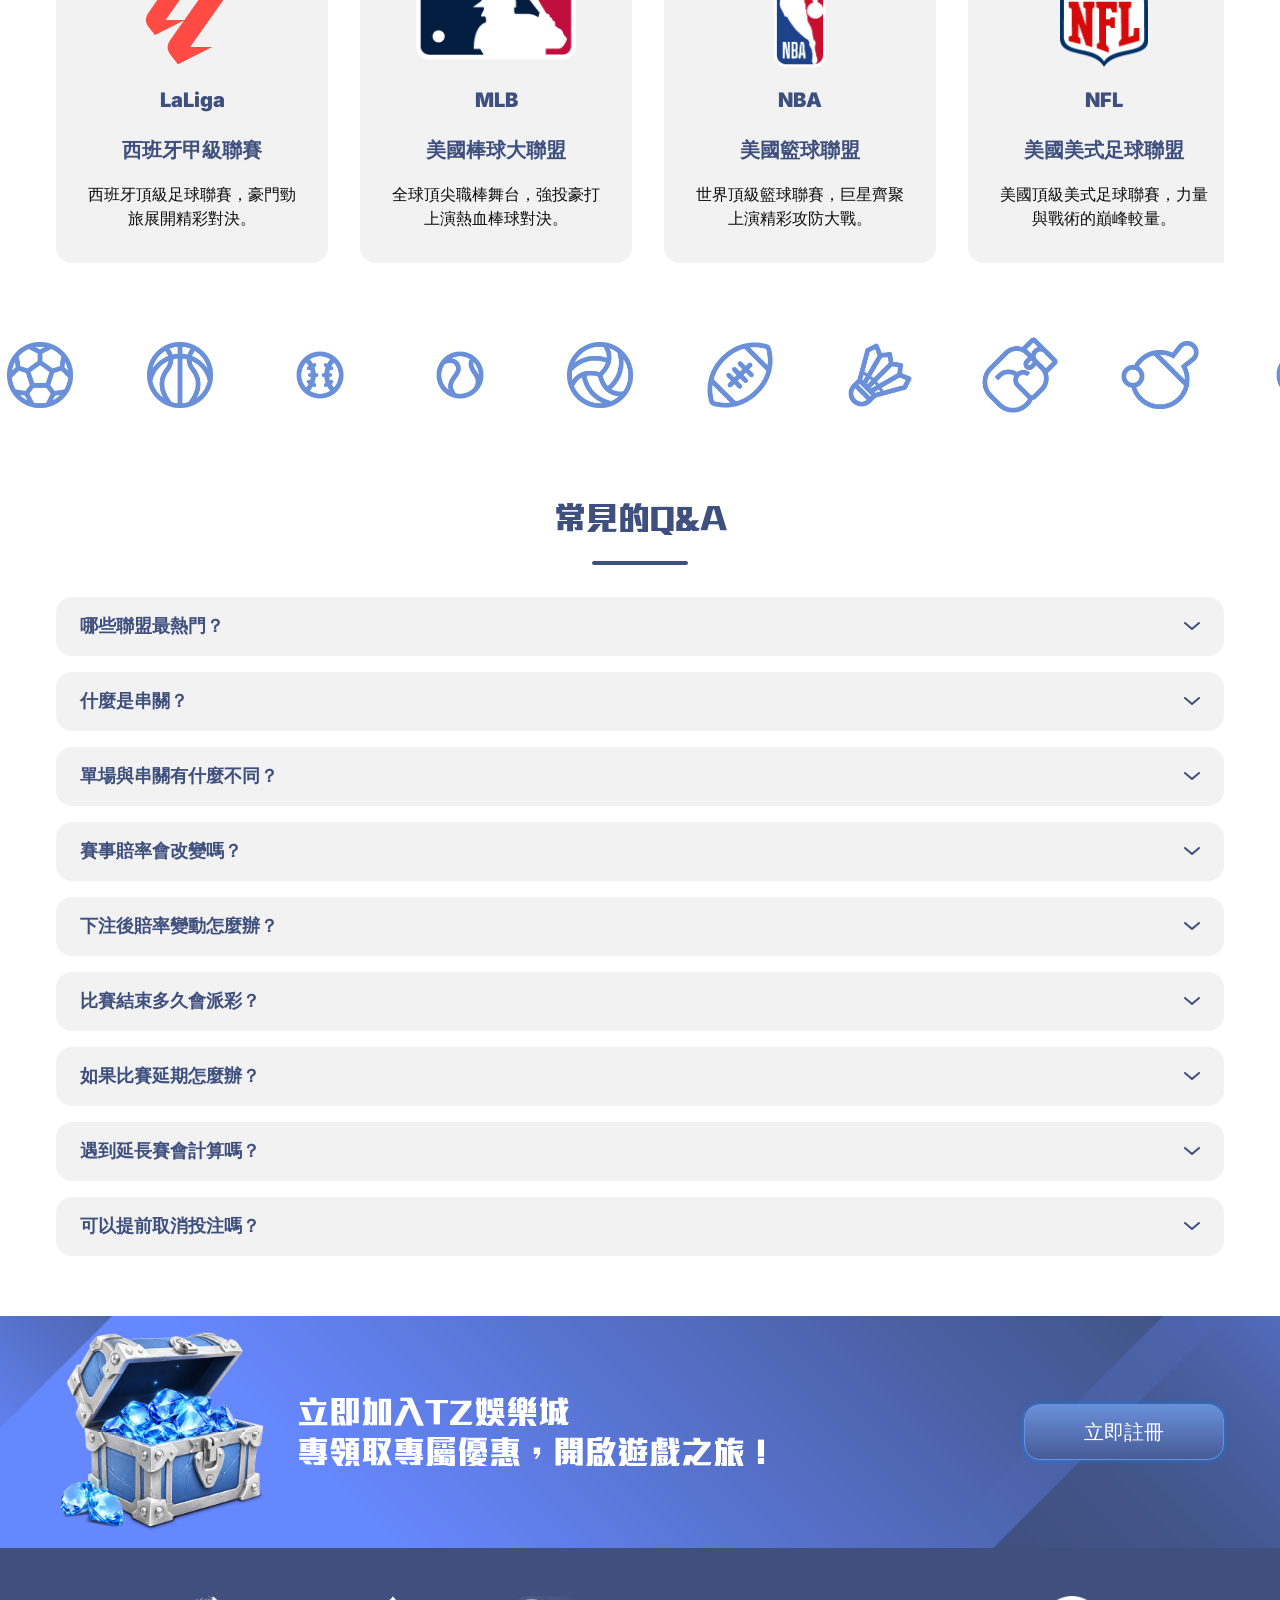
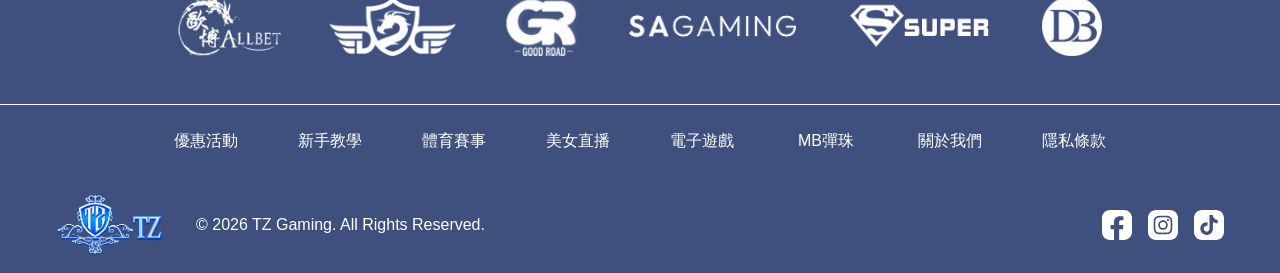
<file: sport.html>
<!DOCTYPE html>
<html lang="zh-Hant">
<head>
<meta charset="UTF-8">
<meta name="viewport" content="width=device-width, initial-scale=1.0">
<title>體育賽事 | TZ 娛樂城</title>
<meta name="description" content="TZ娛樂城體育賽事：即時更新全球熱門賽事，勝負分、大小分、讓分盤、串關等多元投注玩法，高值賠率快速出金。">
<link rel="icon" href="images/favicon.ico" sizes="any">
<link rel="icon" href="images/favicon-16x16.png" type="image/png" sizes="16x16">
<link rel="icon" href="images/favicon-32x32.png" type="image/png" sizes="32x32">
<link rel="icon" href="images/favicon-96x96.png" type="image/png" sizes="96x96">
<link rel="apple-touch-icon" href="images/apple-touch-icon.png">
<link rel="stylesheet" href="css/style.css">
<link rel="stylesheet" href="css/sport.css">
</head>
<body>

<!-- ===== Header ===== -->
<header class="site-header">
  <div class="container">
    <a href="index.html" class="site-logo" aria-label="TZ 娛樂城 首頁">
      <img src="images/tz-logo.png" alt="TZ 娛樂城">
    </a>
    <nav class="site-nav" id="siteNav">
      <ul class="nav-list">
        <li class="nav-home-mobile"><a href="index.html">官方首頁</a></li>
        <li><a href="activity.html">優惠活動</a></li>
        <li><a href="new.html">新手教學</a></li>
        <li><a href="sport.html">體育賽事</a></li>
        <li><a href="live.html">美女直播</a></li>
        <li><a href="slot.html">電子遊戲</a></li>
        <li><a href="mb.html">MB彈珠</a></li>
      </ul>
      <a href="https://www.tz6868.com/login?id=login" class="btn btn-solid">立即登入</a>
    </nav>
    <button class="nav-toggle" id="navToggle" aria-label="開啟選單" aria-expanded="false" aria-controls="siteNav">
      <span></span><span></span>
    </button>
  </div>
</header>

<main>

  <!-- ===== Hero Carousel ===== -->
  <section class="hero" aria-label="體育賽事主視覺">
    <div class="hero-track">
      <div class="hero-slide">
        <div class="hero-slide-bg">
          <div class="hero-slide-bg-img is-desktop" style="background-image:url('images/placeholders/hero-bg-sport.png')"></div>
          <div class="hero-slide-bg-img is-mobile" style="background-image:url('images/placeholders/hero-bg-sport-mobile.png')"></div>
        </div>
        <div class="hero-slide-content">
          <div class="hero-slide-inner">
            <h1>巔峰競技開戰<br>掌握熱門即時賽事</h1>
            <a href="https://tzg888.com/link/tzgaming_referral" class="btn btn-primary">立即註冊</a>
          </div>
        </div>
      </div>
      <div class="hero-slide">
        <div class="hero-slide-bg">
          <div class="hero-slide-bg-img is-desktop" style="background-image:url('images/placeholders/hero-bg-sport-2.png')"></div>
          <div class="hero-slide-bg-img is-mobile" style="background-image:url('images/placeholders/hero-bg-sport-2-mobile.png')"></div>
        </div>
        <div class="hero-slide-content">
          <div class="hero-slide-inner">
            <h1>巔峰競技開戰<br>掌握熱門即時賽事</h1>
            <a href="https://tzg888.com/link/tzgaming_referral" class="btn btn-primary">立即註冊</a>
          </div>
        </div>
      </div>
      <div class="hero-slide">
        <div class="hero-slide-bg">
          <div class="hero-slide-bg-img is-desktop" style="background-image:url('images/placeholders/hero-bg-sport-3.png')"></div>
          <div class="hero-slide-bg-img is-mobile" style="background-image:url('images/placeholders/hero-bg-sport-3-mobile.png')"></div>
        </div>
        <div class="hero-slide-content">
          <div class="hero-slide-inner">
            <h1>巔峰競技開戰<br>掌握熱門即時賽事</h1>
            <a href="https://tzg888.com/link/tzgaming_referral" class="btn btn-primary">立即註冊</a>
          </div>
        </div>
      </div>
    </div>
    <div class="hero-dots" role="tablist" aria-label="輪播切換">
      <button type="button" aria-label="第1張"></button>
      <button type="button" aria-label="第2張"></button>
      <button type="button" aria-label="第3張"></button>
    </div>
  </section>

  <!-- ===== Feature strip ===== -->
  <section class="sport-features-section">
    <div class="content-1440">
      <div class="why-grid">
        <div class="why-item">
          <img src="images/placeholders/why-icon-sport.png" alt="">
          <h3>即時更新</h3>
          <p>即時同步全球賽事資訊，賠率變化快速掌握。</p>
        </div>
        <div class="why-item">
          <img src="images/placeholders/why-icon-sport-2.png" alt="">
          <h3>玩法多元</h3>
          <p>多種投注模式自由選擇，打造豐富娛樂體驗。</p>
        </div>
        <div class="why-item">
          <img src="images/placeholders/why-icon-sport-3.png" alt="">
          <h3>高值賠率</h3>
          <p>精選熱門賽事高賠率，提升每次投注樂趣。</p>
        </div>
        <div class="why-item">
          <img src="images/placeholders/why-icon-sport-4.png" alt="">
          <h3>快速出金</h3>
          <p>快速審核即時出金，讓資金流轉更加便利。</p>
        </div>
        <div class="why-item">
          <img src="images/placeholders/why-icon-sport-5.png" alt="">
          <h3>安心交易</h3>
          <p>多重安全加密防護，保障會員資料與交易安全。</p>
        </div>
      </div>
    </div>
  </section>

  <!-- ===== Hot Events ===== -->
  <section class="sport-section">
    <div class="content-1440">
      <div class="section-title-wrap">
        <h2 class="section-title">熱門賽事</h2>
        <div class="section-title-bar"></div>
      </div>
      <div class="sport-hot-events">
        <picture>
          <source media="(max-width: 1024px)" srcset="images/sport-hot-mobile-1.png">
          <img src="images/placeholders/sport-hot-event-sport.png" alt="大聯盟例行賽 洛杉磯道奇 VS 波士頓紅襪">
        </picture>
        <picture>
          <source media="(max-width: 1024px)" srcset="images/sport-hot-mobile-2.png">
          <img src="images/placeholders/sport-hot-event-sport-2.png" alt="2026 FIFA世界盃 西班牙 VS 阿根廷">
        </picture>
        <picture>
          <source media="(max-width: 1024px)" srcset="images/sport-hot-mobile-3.png">
          <img src="images/placeholders/sport-hot-event-sport-3.png" alt="2026 NBA總冠軍賽 紐約尼克 VS 聖安東尼奧馬刺">
        </picture>
      </div>
    </div>
  </section>

  <!-- ===== Multi Betting ===== -->
  <section class="sport-section">
    <div class="content-1440">
      <div class="section-title-wrap">
        <h2 class="section-title">多元下注</h2>
        <div class="section-title-bar"></div>
      </div>
      <div class="sport-bet-list">
        <div class="sport-bet-row">
          <div class="sport-bet-inner">
            <div class="sport-bet-main">
            <div class="sport-bet-label">勝負分</div>
            <div class="sport-bet-divider"></div>
            <div class="sport-bet-text"><h3>新手玩家</h3><p>直接預測勝負結果，玩法簡單直覺，輕鬆快速上手。</p></div>
          </div>
          <a href="https://tzg888.com/link/tzgaming_referral" class="btn btn-primary">立即投注</a>
          </div>
        </div>
        <div class="sport-bet-row">
          <div class="sport-bet-inner">
            <div class="sport-bet-main">
            <div class="sport-bet-label">單雙數</div>
            <div class="sport-bet-divider"></div>
            <div class="sport-bet-text"><h3>新手玩家</h3><p>猜測最終總分為單數或雙數，玩法輕鬆有趣。</p></div>
          </div>
          <a href="https://tzg888.com/link/tzgaming_referral" class="btn btn-primary">立即投注</a>
          </div>
        </div>
        <div class="sport-bet-row">
          <div class="sport-bet-inner">
            <div class="sport-bet-main">
            <div class="sport-bet-label">讓分盤</div>
            <div class="sport-bet-divider"></div>
            <div class="sport-bet-text"><h3>進階玩家</h3><p>加入讓分條件，提高比賽競爭性與投注策略。</p></div>
          </div>
          <a href="https://tzg888.com/link/tzgaming_referral" class="btn btn-primary">立即投注</a>
          </div>
        </div>
        <div class="sport-bet-row">
          <div class="sport-bet-inner">
            <div class="sport-bet-main">
            <div class="sport-bet-label">大小分</div>
            <div class="sport-bet-divider"></div>
            <div class="sport-bet-text"><h3>進階玩家</h3><p>預測雙方總得分高低，不受勝負結果影響。</p></div>
          </div>
          <a href="https://tzg888.com/link/tzgaming_referral" class="btn btn-primary">立即投注</a>
          </div>
        </div>
        <div class="sport-bet-row">
          <div class="sport-bet-inner">
            <div class="sport-bet-main">
            <div class="sport-bet-label">正確分</div>
            <div class="sport-bet-divider"></div>
            <div class="sport-bet-text"><h3>專業玩家</h3><p>精準預測最終比分，挑戰高賠率投注機會。</p></div>
          </div>
          <a href="https://tzg888.com/link/tzgaming_referral" class="btn btn-primary">立即投注</a>
          </div>
        </div>
        <div class="sport-bet-row">
          <div class="sport-bet-inner">
            <div class="sport-bet-main">
            <div class="sport-bet-label">串多關</div>
            <div class="sport-bet-divider"></div>
            <div class="sport-bet-text"><h3>專業玩家</h3><p>多場賽事自由組合，不同場次相乘，累積高賠率。</p></div>
          </div>
          <a href="https://tzg888.com/link/tzgaming_referral" class="btn btn-primary">立即投注</a>
          </div>
        </div>
      </div>
    </div>
  </section>

  <!-- ===== Classic Events ===== -->
  <section class="sport-section">
    <div class="content-1440">
      <div class="section-title-wrap">
        <h2 class="section-title">經典賽事</h2>
        <div class="section-title-bar"></div>
      </div>
      <div class="sport-classic-scroll">
        <div class="sport-classic-card">
          <img src="images/placeholders/sport-classic-logo-sport.png" alt="LaLiga">
          <div class="en">LaLiga</div><div class="zh">西班牙甲級聯賽</div>
          <p>西班牙頂級足球聯賽，豪門勁旅展開精彩對決。</p>
        </div>
        <div class="sport-classic-card">
          <img src="images/placeholders/sport-classic-logo-sport-2.png" alt="MLB">
          <div class="en">MLB</div><div class="zh">美國棒球大聯盟</div>
          <p>全球頂尖職棒舞台，強投豪打上演熱血棒球對決。</p>
        </div>
        <div class="sport-classic-card">
          <img src="images/placeholders/sport-classic-logo-sport-3.png" alt="NBA">
          <div class="en">NBA</div><div class="zh">美國籃球聯盟</div>
          <p>世界頂級籃球聯賽，巨星齊聚上演精彩攻防大戰。</p>
        </div>
        <div class="sport-classic-card">
          <img src="images/placeholders/sport-classic-logo-sport-4.png" alt="NFL">
          <div class="en">NFL</div><div class="zh">美國美式足球聯盟</div>
          <p>美國頂級美式足球聯賽，力量與戰術的巔峰較量。</p>
        </div>
        <div class="sport-classic-card">
          <img src="images/placeholders/sport-classic-logo-sport-5.png" alt="Premier League">
          <div class="en">Premier League</div><div class="zh">英格蘭超級聯賽</div>
          <p>全球熱門足球聯賽，頂尖豪門展開激烈冠軍爭奪。</p>
        </div>
        <div class="sport-classic-card">
          <img src="images/placeholders/sport-classic-logo-sport-6.png" alt="FIFA World Cup">
          <div class="en">FIFA World Cup</div><div class="zh">世界盃足球賽</div>
          <p>四年一度足球盛會，各國勁旅角逐世界冠軍榮耀。</p>
        </div>
        <div class="sport-classic-card">
          <img src="images/placeholders/sport-classic-logo-sport-7.png" alt="UCL">
          <div class="en">UCL</div><div class="zh">歐洲冠軍聯賽</div>
          <p>歐洲頂級俱樂部賽事，豪門強隊爭奪冠軍榮耀。</p>
        </div>
        <div class="sport-classic-card">
          <img src="images/placeholders/sport-classic-logo-sport-8.png" alt="UFC">
          <div class="en">UFC</div><div class="zh">終極格鬥冠軍賽</div>
          <p>全球頂尖綜合格鬥舞台，強者正面交鋒決戰八角籠。</p>
        </div>
        <div class="sport-classic-card">
          <img src="images/placeholders/sport-classic-logo-sport-9.png" alt="WBC">
          <div class="en">WBC</div><div class="zh">世界棒球經典賽</div>
          <p>世界棒球國家隊盛會，各國強權為最高榮耀而戰。</p>
        </div>
      </div>
    </div>
  </section>

  <!-- ===== Ticker ===== -->
  <section class="sport-ticker" aria-hidden="true">
    <div class="sport-ticker-track">
      <img src="images/placeholders/sport-ticker-sport.png" alt="">
      <img src="images/placeholders/sport-ticker-sport-2.png" alt="">
      <img src="images/placeholders/sport-ticker-sport-3.png" alt="">
      <img src="images/placeholders/sport-ticker-sport-4.png" alt="">
      <img src="images/placeholders/sport-ticker-sport-5.png" alt="">
      <img src="images/placeholders/sport-ticker-sport-6.png" alt="">
      <img src="images/placeholders/sport-ticker-sport-7.png" alt="">
      <img src="images/placeholders/sport-ticker-sport-8.png" alt="">
      <img src="images/placeholders/sport-ticker-sport-9.png" alt="">
      <img src="images/placeholders/sport-ticker-sport-10.png" alt="">
      <!-- repeated for seamless loop -->
      <img src="images/placeholders/sport-ticker-sport.png" alt="">
      <img src="images/placeholders/sport-ticker-sport-2.png" alt="">
      <img src="images/placeholders/sport-ticker-sport-3.png" alt="">
      <img src="images/placeholders/sport-ticker-sport-4.png" alt="">
      <img src="images/placeholders/sport-ticker-sport-5.png" alt="">
      <img src="images/placeholders/sport-ticker-sport-6.png" alt="">
      <img src="images/placeholders/sport-ticker-sport-7.png" alt="">
      <img src="images/placeholders/sport-ticker-sport-8.png" alt="">
      <img src="images/placeholders/sport-ticker-sport-9.png" alt="">
      <img src="images/placeholders/sport-ticker-sport-10.png" alt="">
      <!-- repeated 3rd time for seamless loop -->
      <img src="images/placeholders/sport-ticker-sport.png" alt="">
      <img src="images/placeholders/sport-ticker-sport-2.png" alt="">
      <img src="images/placeholders/sport-ticker-sport-3.png" alt="">
      <img src="images/placeholders/sport-ticker-sport-4.png" alt="">
      <img src="images/placeholders/sport-ticker-sport-5.png" alt="">
      <img src="images/placeholders/sport-ticker-sport-6.png" alt="">
      <img src="images/placeholders/sport-ticker-sport-7.png" alt="">
      <img src="images/placeholders/sport-ticker-sport-8.png" alt="">
      <img src="images/placeholders/sport-ticker-sport-9.png" alt="">
      <img src="images/placeholders/sport-ticker-sport-10.png" alt="">
    </div>
  </section>

  <!-- ===== FAQ ===== -->
  <section class="faq-section">
    <div class="section-title-wrap" style="margin-bottom:0;">
      <h2 class="section-title">常見的Q&amp;A</h2>
      <div class="section-title-bar"></div>
    </div>
    <div class="content-1440">
    <div class="faq-list">
      <div class="faq-item">
        <button class="faq-question"><span>哪些聯盟最熱門？</span><span class="icon"></span></button>
        <div class="faq-answer"><p>熱門賽事包含 NBA、MLB、英超、西甲、歐冠、NFL、UFC、F1、世界盃及世界棒球經典賽等</p></div>
      </div>
      <div class="faq-item">
        <button class="faq-question"><span>什麼是串關？</span><span class="icon"></span></button>
        <div class="faq-answer"><p>一次選擇兩場以上賽事，全部命中即可獲得更高倍率回報。</p></div>
      </div>
      <div class="faq-item">
        <button class="faq-question"><span>單場與串關有什麼不同？</span><span class="icon"></span></button>
        <div class="faq-answer"><p>單場只需預測一場比賽；串關需全部過關，獎勵較高但難度也較高。</p></div>
      </div>
      <div class="faq-item">
        <button class="faq-question"><span>賽事賠率會改變嗎？</span><span class="icon"></span></button>
        <div class="faq-answer"><p>會，賠率可能因投注量、球員資訊或比賽狀況即時調整。</p></div>
      </div>
      <div class="faq-item">
        <button class="faq-question"><span>下注後賠率變動怎麼辦？</span><span class="icon"></span></button>
        <div class="faq-answer"><p>已成功下注的訂單，將依下注當下確認的賠率作為結算依據。</p></div>
      </div>
      <div class="faq-item">
        <button class="faq-question"><span>比賽結束多久會派彩？</span><span class="icon"></span></button>
        <div class="faq-answer"><p>一般於官方賽果確認後即可完成結算，特殊賽事將依官方公告為準。</p></div>
      </div>
      <div class="faq-item">
        <button class="faq-question"><span>如果比賽延期怎麼辦？</span><span class="icon"></span></button>
        <div class="faq-answer"><p>延期、取消或中止賽事，將依平台結算規則進行退款或重新判定。</p></div>
      </div>
      <div class="faq-item">
        <button class="faq-question"><span>遇到延長賽會計算嗎？</span><span class="icon"></span></button>
        <div class="faq-answer"><p>依不同玩法而定，下注前可查看各玩法的結算說明。</p></div>
      </div>
      <div class="faq-item">
        <button class="faq-question"><span>可以提前取消投注嗎？</span><span class="icon"></span></button>
        <div class="faq-answer"><p>成功下注後一般無法取消，請確認投注內容後再送出。</p></div>
      </div>
    </div>
    </div>
  </section>

  <!-- ===== CTA Banner ===== -->
  <section class="cta-banner" style="background-image:url('images/placeholders/cta-banner-bg-01.png')">
    <div class="content-1440 cta-inner">
      <div class="cta-content">
        <div class="cta-media">
          <img src="images/placeholders/cta-media-01.png" alt="">
        </div>
        <p class="cta-text">立即加入TZ娛樂城<br>專領取專屬優惠，開啟遊戲之旅！</p>
      </div>
      <a href="https://tzg888.com/link/tzgaming_referral" class="btn btn-primary">立即註冊</a>
    </div>
  </section>

</main>

<!-- ===== Footer ===== -->
<footer class="site-footer">
  <div class="content-1440">
    <div class="footer-partners">
      <img src="images/placeholders/partner-logo-01.png" alt="Yabo">
      <img src="images/placeholders/partner-logo-02.png" alt="DG">
      <img src="images/placeholders/partner-logo-03.png" alt="SA Gaming">
      <img src="images/placeholders/partner-logo-04.png" alt="GR">
      <img src="images/placeholders/partner-logo-05.png" alt="AB">
      <img src="images/placeholders/partner-logo-06.png" alt="Super">
    </div>
  </div>

  <nav class="footer-nav" aria-label="頁尾導覽">
    <div class="content-1440">
    <ul class="footer-nav-list">
      <li><a href="activity.html">優惠活動</a></li>
      <li><a href="new.html">新手教學</a></li>
      <li><a href="sport.html">體育賽事</a></li>
      <li><a href="live.html">美女直播</a></li>
      <li><a href="slot.html">電子遊戲</a></li>
      <li><a href="mb.html">MB彈珠</a></li>
      <li><a href="about.html">關於我們</a></li>
      <li><a href="privacy.html">隱私條款</a></li>
    </ul>
    </div>
  </nav>

  <div class="content-1440">
    <div class="footer-bottom">
      <div class="footer-brand">
        <img src="images/tz-logo.png" alt="TZ 娛樂城">
        <span class="footer-copy">© 2026 TZ Gaming. All Rights Reserved.</span>
      </div>
      <div class="footer-social">
        <a href="#" aria-label="Facebook">
          <svg xmlns="http://www.w3.org/2000/svg" viewBox="0 0 600 600" aria-hidden="true" fill="currentColor"><path d="M440,0H160C71.63,0,0,71.63,0,160v280C0,528.37,71.63,600,160,600h80.85v-215.09h-69.51v-82.81h69.51v-58.93c0-69.83,30.74-119.91,132.49-119.91,21.52,0,55.31,4.34,55.31,4.34v76.89h-35.49c-36.16,0-50.27,11-50.27,41.41v56.19h84.41l-7.51,82.81h-76.89v215.09h97.11c88.37,0,160-71.63,160-160V160C600,71.63,528.37,0,440,0Z"/></svg>
        </a>
        <a href="#" aria-label="Instagram">
          <svg xmlns="http://www.w3.org/2000/svg" viewBox="0 0 600 600" aria-hidden="true" fill="currentColor"><ellipse cx="300.02" cy="300" rx="62.14" ry="62.18" transform="translate(-.46 599.54) rotate(-89.91)"/><path d="M445.43,190.05c-3.39-8.7-7.43-14.91-13.96-21.44-6.53-6.52-12.73-10.56-21.44-13.94-6.58-2.55-16.45-5.59-34.64-6.42-19.67-.89-25.57-1.07-75.38-1.07-6.23,0-11.77,0-16.74,0v-.05c-34.77.04-41.44.27-58.65,1.05-18.19.84-28.06,3.86-34.64,6.43-8.71,3.39-14.92,7.43-21.45,13.95-6.53,6.52-10.58,12.74-13.96,21.44-2.55,6.57-5.59,16.44-6.42,34.61-.89,19.65-1.07,25.52-1.07,75.3s.18,55.68,1.07,75.33c.83,18.17,3.87,28.04,6.42,34.6,3.39,8.7,7.43,14.9,13.96,21.43,6.53,6.52,12.75,10.56,21.45,13.94,6.58,2.55,16.45,5.59,34.64,6.43,19.67.89,25.57,1.09,75.38,1.09s55.72-.19,75.38-1.09c18.19-.83,28.07-3.86,34.64-6.42,8.71-3.38,14.91-7.42,21.44-13.94,6.53-6.52,10.58-12.71,13.96-21.41,2.55-6.56,5.59-16.43,6.42-34.6.89-19.65,1.09-25.55,1.09-75.3s-.19-55.65-1.09-75.3c-.83-18.17-3.87-28.04-6.42-34.6ZM300.02,395.71c-52.91,0-95.8-42.84-95.8-95.71s42.89-95.73,95.8-95.73c52.91,0,95.79,42.86,95.79,95.73s-42.88,95.71-95.79,95.71ZM399.6,222.86c-12.36,0-22.39-10.02-22.39-22.37s10.03-22.36,22.39-22.36h0c12.36,0,22.39,10.01,22.39,22.36s-10.03,22.37-22.39,22.37Z"/><path d="M440,0H160C71.63,0,0,71.63,0,160v280C0,528.37,71.63,600,160,600h280c88.37,0,160-71.63,160-160V160C600,71.63,528.37,0,440,0ZM485.42,376.85c-.93,19.84-4.08,33.39-8.67,45.24-4.78,12.26-11.15,22.66-21.53,33.02-10.37,10.37-20.76,16.75-33.02,21.52-11.87,4.61-25.44,7.75-45.3,8.66-19.9.9-26.24,1.13-76.91,1.13s-57.01-.22-76.91-1.13c-19.86-.91-33.42-4.05-45.29-8.66-12.26-4.76-22.67-11.15-33.03-21.52-10.37-10.36-16.75-20.76-21.52-33.02-4.61-11.85-7.75-25.4-8.67-45.24-.9-19.88-1.13-26.22-1.13-76.84s.23-56.98,1.12-76.87c.89-19.84,4.04-33.39,8.67-45.24,4.78-12.26,11.15-22.66,21.53-33.02,10.37-10.37,20.78-16.73,33.05-21.5,11.86-4.61,25.42-7.75,45.28-8.66,19.89-.9,26.26-1.13,76.89-1.13s56.99.22,76.88,1.13c19.86.91,33.42,4.05,45.32,8.66,12.28,4.76,22.66,11.13,33.03,21.5,10.38,10.36,16.75,20.76,21.53,33.02,4.59,11.85,7.73,25.4,8.67,45.24.89,19.88,1.13,26.24,1.13,76.86s-.23,56.96-1.13,76.85Z"/></svg>
        </a>
        <a href="#" aria-label="TikTok">
          <svg xmlns="http://www.w3.org/2000/svg" viewBox="0 0 600 600" aria-hidden="true" fill="currentColor"><path d="M440,0H160C71.63,0,0,71.63,0,160v280C0,528.37,71.63,600,160,600h280c88.37,0,160-71.63,160-160V160C600,71.63,528.37,0,440,0ZM472.56,211.29v53.34c-35.23,0-67.85-11.19-94.48-30.22v138.29c0,69.17-56.11,125.25-125.32,125.25-25.82,0-49.82-7.8-69.76-21.18,0,0,0,0-.01-.01-33.5-22.48-55.55-60.7-55.55-104.06,0-69.17,56.11-125.25,125.32-125.25,5.75,0,11.5.39,17.19,1.17v15.36h0v53.92c-5.48-1.74-11.33-2.68-17.4-2.68-31.66,0-57.32,25.65-57.32,57.29,0,22.37,12.83,41.74,31.53,51.18,7.76,3.91,16.51,6.11,25.79,6.11,31.6,0,57.21-25.55,57.32-57.1V102.04h68.19v8.72c.24,2.61.59,5.2,1.04,7.78,4.73,26.98,20.88,50.04,43.28,64.01.45.49.91.96,1.37,1.44-.46-.48-.92-.95-1.37-1.45,15.05,9.39,32.43,14.35,50.16,14.32v14.42Z"/></svg>
        </a>
      </div>
    </div>
  </div>
</footer>

<script src="js/main.js"></script>
</body>
</html>
</file>
<file: css/style.css>
/* ============================================
   TZ Gaming - Global Styles
   ============================================ */

/* ---- Self-hosted fonts ----
   Anton (used for --font-display, e.g. the homepage's animated stat
   counters) and "Inter" Bold (used for various numeric/stat labels across
   the site — MB step numbers, live fan counts, slot RTP stats, etc.) are
   both bundled below as self-hosted woff2, using the exact font files
   supplied by the client.

   "MStiffHeiHK" (蒙納超剛黑 / Monotype Stiff Hei HK, used for --font-hero,
   i.e. every page's main headings) is a licensed commercial font supplied
   by the client — bundled below as self-hosted woff2 (compressed, loads
   first) with an .otf fallback for browsers that don't support woff2. */
@font-face {
  font-family: "Anton";
  src: url("../fonts/Anton-Regular.woff2") format("woff2");
  font-weight: 400;
  font-style: normal;
  font-display: swap;
}
@font-face {
  font-family: "Inter";
  src: url("../fonts/Inter-Bold.woff2") format("woff2"),
       url("../fonts/Inter-Bold.otf") format("opentype");
  font-weight: 700;
  font-style: normal;
  font-display: swap;
}
@font-face {
  font-family: "Inter";
  src: url("../fonts/Inter-Black.woff2") format("woff2");
  font-weight: 900;
  font-style: normal;
  font-display: swap;
}
@font-face {
  font-family: "MStiffHeiHK";
  src: url("../fonts/MStiffHeiHK.woff2") format("woff2"),
       url("../fonts/MStiffHeiHK.otf") format("opentype");
  font-weight: 400 900;
  font-style: normal;
  font-display: swap;
}

/* ---- Reset ---- */
*, *::before, *::after { box-sizing: border-box; }
html, body, h1, h2, h3, h4, p, ul, ol, li, figure { margin: 0; padding: 0; }
ul, ol { list-style: none; }
a { text-decoration: none; color: inherit; }
img { max-width: 100%; display: block; }
button { font: inherit; color: inherit; background: none; border: none; cursor: pointer; }
input, textarea, select { font: inherit; }

/* ---- Design Tokens ---- */
:root {
  /* Colors */
  --color-white: #FFFFFF;
  --color-brand: #6990D9;          /* 品牌亮色 */
  --color-brand-dark: #475B97;     /* 漸層深色端 */
  --color-navy: #3F507E;           /* 品牌主色-III */
  --color-gray-light: #E3E3E3;     /* 淺深灰 */
  --color-gray-bg: #F2F2F2;        /* 灰白色 */
  --color-black: #0C0C0C;

  --gradient-brand: linear-gradient(180deg, var(--color-brand) 0%, var(--color-brand-dark) 100%);

  /* Typography */
  --font-base: "Noto Sans TC", "PingFang TC", "Microsoft JhengHei", sans-serif;
  --font-display: "Anton", var(--font-base);
  --font-hero: "MStiffHeiHK", var(--font-base);

  /* Layout */
  --content-max: 1440px;
  --header-height: 96px;
  --radius: 16px;

  /* Button */
  --btn-w: 200px;
  --btn-h: 56px;
}

html { scroll-behavior: smooth; }

body {
  font-family: var(--font-base);
  color: var(--color-black);
  background: var(--color-white);
  line-height: 1.5;
  padding-top: var(--header-height);
  -webkit-font-smoothing: antialiased;
}

.container {
  max-width: var(--content-max);
  margin: 0 auto;
  padding: 0 56px;
}

section {
  width: 100%;
}

/* Wrap a section's inner content so it never exceeds 1440px,
   while the section element itself can keep a full-bleed background. */
.content-1440 {
  max-width: var(--content-max);
  width: 100%;
  margin: 0 auto;
  padding: 0 56px;
  box-sizing: border-box;
}

/* ---- Hero Carousel (shared across all pages) ---- */
.hero {
  position: relative;
  width: 100%;
  overflow: hidden;
}

.hero-track {
  display: flex;
  transition: transform .6s cubic-bezier(.65,0,.35,1);
}

.hero-slide {
  flex: 0 0 100%;
  min-width: 100%;
  height: clamp(320px, 32.22vw, 464px);   /* 464/1440 = 32.22% — scales proportionally with viewport */
  position: relative;
  display: flex;
  align-items: center;
  justify-content: center;   /* centres .hero-slide-content within the full-bleed slide */
  background: #F2F2F2;   /* shows on screens wider than 1440px, either side of the capped background image */
  overflow: hidden;
}

/* The background image itself is capped at the page's 1440px design width
   and centred — it does NOT go full-bleed on ultra-wide screens, unlike the
   text content wrapper which was already capped this way.

   Desktop/mobile art is split into two child divs (.hero-slide-bg-img),
   each with its own directly-written inline background-image, toggled by
   the media query below — rather than one div switching image via a
   --bg-desktop/--bg-mobile CSS custom property. That indirection used to
   cause two separate bugs: (1) a rule on the wrong element meant the
   mobile image never actually applied, and (2) a relative url() inside a
   custom property resolves against the *stylesheet's* location when the
   var() consuming it lives in an external CSS file — not the HTML page's
   location — which silently breaks relative paths, and using absolute
   "/images/..." paths to dodge that then breaks entirely when the page is
   opened straight from disk (file://) instead of a web server, since a
   leading "/" resolves to the filesystem root. Writing the url() directly
   in each element's own inline style avoids all of that: it always
   resolves relative to the HTML document, in every context. */
.hero-slide-bg {
  position: absolute;
  inset: 0;
  left: 50%;
  width: 100%;
  max-width: var(--content-max);
  transform: translateX(-50%);
  overflow: hidden;
}
.hero-slide-bg-img {
  position: absolute;
  inset: 0;
  background-size: cover;
  background-position: center;
}
.hero-slide-bg-img.is-mobile { display: none; }


/* Caps the text/button block at the page's 1440px design width, same as
   every other section — so on screens wider than 1440px the 160px inset
   is measured from that logical 1440 edge, not the raw browser edge. */
.hero-slide-content {
  position: relative;
  z-index: 1;   /* sits above .hero-slide-bg */
  width: 100%;
  max-width: var(--content-max);
  height: 100%;
  box-sizing: border-box;
  display: flex;
  align-items: center;
  justify-content: flex-start;   /* content block sits left, after the inset — NOT centred across the full banner width (per Figma desktop) */
  padding: 10px clamp(16px, 11.11vw, 160px);   /* 160/1440 = 11.11% */
}

.hero-slide-inner {
  display: flex;
  flex-direction: column;
  align-items: center;
  gap: 24px;
  text-align: center;   /* centres the two heading lines relative to each other only, since they differ in length */
}

.hero-slide h1 {
  font-family: var(--font-hero);
  font-weight: 800;
  font-size: 56px;   /* fixed — no longer scales fluidly with the viewport */
  line-height: 72px;
  color: var(--color-white);
  text-shadow: 0 0 16px rgba(0, 111, 255, 0.85);
  white-space: nowrap;
}

.hero-dots {
  display: flex;
  align-items: center;
  justify-content: center;
  gap: 20px;
  padding: 24px 0;
}

.hero-dots button {
  width: 12px;
  height: 12px;
  border-radius: 40px;
  background: var(--color-gray-light);
  transition: width .3s ease, background .3s ease;
}

.hero-dots button.is-active {
  width: 48px;
  background: var(--color-brand);
}

/* ---- CTA Banner (shared across all pages) ---- */
.cta-banner {
  position: relative;
  background: var(--color-navy);
  background-size: cover;
  background-position: center;
  min-height: 200px;
  padding: 16px 0;
}

.cta-inner {
  display: flex;
  align-items: center;
  justify-content: space-between;
  gap: 24px;
  flex-wrap: wrap;
  min-height: 168px;
}

.cta-content { display: flex; align-items: center; gap: 32px; flex-wrap: wrap; }
.cta-media { width: 209px; height: 200px; flex-shrink: 0; }
.cta-media img { width: 100%; height: 100%; object-fit: contain; }
.cta-text {
  font-family: var(--font-hero);
  font-weight: 800;
  font-size: 32px;
  line-height: 40px;
  color: var(--color-white);
}

.section-title-wrap {
  display: flex;
  flex-direction: column;
  align-items: center;
  gap: 24px;
  margin-bottom: 32px;
}

.section-title {
  font-family: var(--font-hero);
  font-weight: 700;
  font-size: 32px;
  line-height: 38px;
  text-align: center;
  color: var(--color-navy);
}

.section-title-bar {
  width: 96px;
  height: 4px;
  background: var(--color-navy);
  border-radius: 16px;
}

/* ---- Buttons ---- */
.btn {
  display: inline-flex;
  align-items: center;
  justify-content: center;
  flex-shrink: 0;
  width: var(--btn-w);
  height: var(--btn-h);
  max-width: 100%;
  padding: 8px;
  border-radius: var(--radius);
  font-weight: 500;
  font-size: 20px;
  line-height: 20px;
  text-align: center;
  white-space: nowrap;
  border: 1px solid var(--color-brand);
  transition: transform .2s ease, box-shadow .25s ease,
              background .25s ease, background-color .25s ease, color .25s ease;
}

/* ---- Primary CTA button — states mirror Figma Frame 378 ----
   Idle (default) : gradient fill + white text, glow continuously PULSES
                     between soft (5px) and strong (15px) — "總是閃爍藍光暈"
   Hover / Active  : inverts to white fill + navy text, holds at the
                     STRONGEST glow (15px), pulse stops — "反白且保持最藍光暈"
------------------------------------------------------------------ */
@keyframes btn-glow-pulse {
  0%, 100% { box-shadow: 0 0 5px rgba(0, 140, 255, 0.75); }
  50% { box-shadow: 0 0 15px #008cff; }
}

.btn-primary {
  background: var(--gradient-brand);
  color: var(--color-white);
  box-shadow: 0 0 5px rgba(0, 140, 255, 0.75);
  animation: btn-glow-pulse 1.8s ease-in-out infinite;
}

.btn-primary:hover,
.btn-primary:focus-visible,
.btn-primary:active {
  background: var(--color-white);
  color: var(--color-navy);
  box-shadow: 0 0 15px #008cff;
  animation: none;   /* hold steady at the strongest glow instead of pulsing */
}

.btn-solid {
  background: var(--color-brand);
  color: var(--color-white);
}

.btn-solid:hover,
.btn-solid:focus-visible {
  box-shadow: 0 0 15px #008cff;
  transform: translateY(-2px);
}

.btn-solid:active {
  background: var(--color-white);
  color: var(--color-navy);
  box-shadow: 0 0 15px #008cff;
  transform: translateY(0) scale(0.97);
}

/* ---- Header ---- */
.site-header {
  position: fixed;
  top: 0;
  left: 0;
  right: 0;
  z-index: 1000;
  height: var(--header-height);
  background: var(--color-navy);
  box-shadow: 0 8px 4px rgba(0, 7, 25, 0.3);
}

/* Navbar content is capped at 1440px, same as the rest of the page —
   the header bar's background can still be full-bleed via .site-header itself. */
.site-header .container {
  max-width: var(--content-max);
  height: 100%;
  display: flex;
  align-items: center;
  justify-content: space-between;
  gap: 24px;
}

.site-logo { flex-shrink: 0; }
.site-logo img {
  height: 68px;
  width: auto;
}

.site-nav {
  display: flex;
  align-items: center;
  gap: 16px;
}

.nav-list {
  display: flex;
  align-items: center;
}

/* Mobile-only "官方首頁" link inside the drawer — hidden on the desktop
   horizontal nav, since clicking the logo already serves that purpose
   there; shown only once .site-nav becomes an off-canvas drawer (see the
   1024px media query below). */
.nav-home-mobile { display: none; }

.nav-list a {
  position: relative;
  display: flex;
  align-items: center;
  justify-content: center;
  padding: 8px 16px;
  font-size: 16px;
  color: var(--color-white);
  text-align: center;
  white-space: nowrap;
  transition: color .2s ease;
}

.nav-list a:hover,
.nav-list a.is-active { color: var(--color-brand); }

.nav-list a.is-active::after {
  content: "";
  position: absolute;
  bottom: 0;
  left: 50%;
  transform: translateX(-50%);
  width: 32px;
  height: 2px;
  background: var(--color-brand);
}

.nav-toggle {
  display: none;
  width: 40px;
  height: 40px;
  background: var(--color-brand);
  border-radius: 4px;
  position: relative;
  flex-shrink: 0;
}

.nav-toggle span {
  position: absolute;
  left: 8px;
  right: 8px;
  height: 2px;
  background: var(--color-white);
  transition: transform .25s ease, top .25s ease;
}
.nav-toggle span:nth-child(1) { top: 14px; }
.nav-toggle span:nth-child(2) { top: 24px; }

.nav-toggle.is-open span:nth-child(1) { top: 19px; transform: rotate(45deg); }
.nav-toggle.is-open span:nth-child(2) { top: 19px; transform: rotate(-45deg); }

/* ---- Footer ---- */
.site-footer {
  background: var(--color-navy);
  color: var(--color-white);
}

.footer-partners {
  display: flex;
  flex-wrap: wrap;
  align-items: center;
  justify-content: center;
  gap: 48px;
  padding: 48px 0;
}
.footer-partners img { height: 60px; width: auto; object-fit: contain; }

.footer-nav {
  border-top: 1px solid var(--color-white);
  width: 100%;
}

.footer-nav-list {
  display: flex;
  flex-wrap: wrap;
  align-items: center;
  justify-content: center;
  gap: 8px;
  padding: 16px 0;
}

.footer-nav-list a {
  display: flex;
  align-items: center;
  justify-content: center;
  min-width: 116px;
  height: 40px;
  padding: 8px;
  font-size: 16px;
  color: var(--color-white);
}
.footer-nav-list a:hover { color: var(--color-brand); }

.footer-bottom {
  display: flex;
  flex-wrap: wrap;
  align-items: center;
  justify-content: space-between;
  gap: 16px;
  padding: 16px 0;
  min-height: 96px;
}

.footer-brand {
  display: flex;
  align-items: center;
  gap: 32px;
  flex-wrap: wrap;
}
.footer-brand img { width: 108px; height: 64px; object-fit: contain; }
.footer-copy { font-size: 16px; color: var(--color-white); white-space: nowrap; }

.footer-social {
  display: flex;
  align-items: center;
  gap: 16px;
}
.footer-social a {
  display: block;
  width: 30px;
  height: 30px;
  color: var(--color-white);   /* default icon colour — SVGs use fill:currentColor */
  transition: color .3s ease;
}
.footer-social svg { display: block; width: 100%; height: 100%; }
.footer-social a:hover,
.footer-social a:active,
.footer-social a:focus-visible { color: var(--color-brand); }   /* ref: Figma Facebook/Instagram/TikTok Property 1=Variant2 — white icon turns brand blue #6990D9 */

/* ---- Why choose us (shared across pages) ---- */
.why-section { padding: 60px 0 40px; display: flex; flex-direction: column; align-items: center; gap: 32px; }

.why-grid {
  display: flex;
  gap: 48px;
  background: var(--color-gray-bg);
  border-radius: var(--radius);
  padding: 32px 48px;
  width: 100%;
}

.why-item {
  flex: 1;
  display: flex;
  flex-direction: column;
  align-items: center;
  text-align: center;
  min-width: 0;
}

.why-item img { width: 80px; height: 80px; margin-bottom: 16px; }
.why-item h3 { font-weight: 500; font-size: 20px; color: var(--color-navy); margin-bottom: 0; }
.why-item p { font-size: 16px; color: var(--color-black); }

/* ---- FAQ (shared across pages) ---- */
.faq-section { padding: 60px 0; display: flex; flex-direction: column; align-items: center; gap: 32px; }
.faq-list { display: flex; flex-direction: column; gap: 16px; width: 100%; }

.faq-item {
  background: var(--color-gray-bg);
  border-radius: var(--radius);
  overflow: hidden;
}

.faq-question {
  width: 100%;
  display: flex;
  align-items: center;
  justify-content: space-between;
  gap: 16px;
  padding: 16px 24px;
  font-weight: 600;
  font-size: 18px;
  color: var(--color-navy);
  text-align: left;
}

.faq-question .icon {
  width: 16px; height: 8px;
  flex-shrink: 0;
  transition: transform .25s ease;
  background: url('../images/chevron.svg') center / contain no-repeat;
}

.faq-item.is-open .faq-question .icon { transform: rotate(180deg); }

.faq-answer {
  max-height: 0;
  overflow: hidden;
  transition: max-height .3s ease, padding .3s ease;
  padding: 0 24px;
}

.faq-item.is-open .faq-answer {
  max-height: 400px;
  padding: 0 24px 16px;
}

.faq-answer p { font-size: 16px; color: var(--color-black); line-height: 24px; }

/* ---- Utility ---- */
.visually-hidden {
  position: absolute;
  width: 1px; height: 1px;
  overflow: hidden;
  clip: rect(0 0 0 0);
  white-space: nowrap;
}

/* ---- Responsive ---- */
@media (max-width: 1024px) {
  .container { padding: 0 24px; }
  .content-1440 { padding: 0 24px; }

  .cta-banner { padding: 32px 0; }
  .cta-inner { justify-content: center; text-align: center; }
  .cta-content { justify-content: center; }

  .nav-toggle { display: block; }

  .site-nav {
    position: fixed;
    top: var(--header-height);
    left: 0;
    right: 0;
    bottom: 0;
    background: var(--color-navy);
    flex-direction: column;
    align-items: stretch;
    justify-content: flex-start;
    padding: 24px;
    gap: 24px;
    transform: translateX(100%);
    opacity: 0;
    visibility: hidden;
    transition: transform .3s ease, opacity .3s ease, visibility .3s ease;
    overflow-y: auto;
  }

  .site-nav.is-open {
    transform: translateX(0);
    opacity: 1;
    visibility: visible;
  }

  .nav-list {
    flex-direction: column;
    align-items: stretch;
    width: 100%;
  }

  .nav-home-mobile { display: list-item; }

  .nav-list a {
    width: 100%;
    justify-content: flex-start;
    height: auto;
    padding: 16px 8px;
    font-size: 18px;
    border-bottom: 1px solid rgba(255,255,255,.1);
  }

  .site-nav .btn { width: 100%; margin-top: 8px; }

  /* Mobile partner-logo row (ref: Figma "TZ-Index-320" Frame 360) — a single
     horizontally-scrollable row the user swipes through, not a wrapped grid. */
  .footer-partners {
    flex-wrap: nowrap;
    justify-content: flex-start;
    overflow-x: auto;
    padding: 32px 24px;
    gap: 32px;
    scrollbar-width: none;         /* Firefox */
    -ms-overflow-style: none;      /* old Edge/IE */
    cursor: grab;
    user-select: none;
  }
  .footer-partners.is-dragging { cursor: grabbing; }
  .footer-partners::-webkit-scrollbar { display: none; }   /* Chrome/Safari */
  .footer-partners img { flex-shrink: 0; }
  .footer-copy { white-space: normal; }
}

/* Below 920px, "為什麼選擇 TZ" switches from the 5-column grid to a stacked
   list — each row has the icon on the left and left-aligned text on the
   right, inside one card. The section heading also becomes left-aligned. */
@media (max-width: 920px) {
  .why-section .section-title-wrap { align-items: flex-start; }
  .why-section .section-title { text-align: left; }
  .why-section .section-title-bar { align-self: center; }

  .why-grid { flex-direction: column; gap: 32px; align-items: stretch; }
  .why-item {
    display: grid;
    grid-template-columns: auto 1fr;
    column-gap: 24px;
    row-gap: 4px;
    text-align: left;
    flex: 1 1 auto;
  }
  .why-item img { grid-row: 1 / 3; grid-column: 1; width: 64px; height: 64px; flex-shrink: 0; }
  .why-item h3 { grid-row: 1; grid-column: 2; margin-bottom: 0; }
  .why-item p { grid-row: 2; grid-column: 2; }
}

@media (max-width: 640px) {
  /* Mobile hero layout (ref: Figma "TZ-Index-320" Frame 513) — switches from
     left-aligned/vertically-centred to centred/bottom-anchored, still scaling
     fluidly with viewport width down to the 320px reference.

     Height uses aspect-ratio (locked to the real 640×1120 portrait art)
     instead of a clamp(), which only matched that ratio exactly at 320px —
     at every other common phone width (375–430px) the box was wider than
     640:1120, so background-size:cover cropped the sides of the image to
     fill it. aspect-ratio keeps the box's proportions identical to the
     source image at every width, so the whole banner always shows. */
  .hero-slide {
    aspect-ratio: 640 / 1120;
    height: auto;
  }
  .hero-slide-bg-img.is-desktop { display: none; }
  .hero-slide-bg-img.is-mobile { display: block; }
  .hero-slide-content {
    padding: 40px 16px;
    justify-content: center;   /* content centres horizontally instead of sitting at a left inset */
    align-items: flex-end;     /* content pins to the bottom of the slide */
  }
  .hero-slide h1 { font-size: 48px; line-height: 56px; white-space: normal; }

  .cta-text { font-size: 22px; line-height: 30px; }
  .cta-media { width: 140px; height: 134px; }

  /* Mobile footer (ref: Figma "TZ-Index-320" Frame 356/478) — nav links stack
     into a single centred column, and the logo/copyright/social row below
     also stacks centred, instead of desktop's side-by-side layout. */
  .footer-nav-list { flex-direction: column; }
  .footer-bottom { flex-direction: column; align-items: center; text-align: center; padding-bottom: 40px; }
  .footer-brand { flex-direction: column; align-items: center; gap: 12px; }
}

@media (max-width: 480px) {
  :root { --header-height: 72px; }
  .site-logo img { height: 48px; }
  .section-title { font-size: 32px; line-height: 38px; }
  .btn { font-size: 16px; }
}
</file>
<file: css/index.css>
/* ============================================
   TZ Gaming - Homepage Styles
   ============================================ */

/* ---- Stats ---- */
.stats-section { padding: 40px 0; }

.stats-card {
  display: flex;
  align-items: center;
  justify-content: space-between;
  gap: 24px;
  background: var(--color-gray-bg);
  border-radius: var(--radius);
  padding: 32px 96px;
}

.stat {
  display: flex;
  flex-direction: column;
  gap: 8px;
  min-width: 0;
}

.stat-label { font-weight: 500; font-size: 20px; color: var(--color-black); }
.stat-value { font-weight: 700; font-size: 48px; color: var(--color-brand); font-family: var(--font-display), var(--font-base); }
.stat-desc { font-size: 16px; color: var(--color-black); }

.stat-divider { width: 1px; height: 128px; background: var(--color-navy); flex-shrink: 0; }

/* ---- Game Categories Coverflow (ref: Figma Frame 475 / 8356:1671) ----
   Track-sliding carousel: cards default to 240×399, gap 56px. The centre
   card grows to 280×465 and crossfades to its colour artwork. The row
   fills the page's 1440px container (minus the 56px side insets) and
   scales with the viewport — how many cards are visible just depends on
   how much of that width is available. Height is a hard constant (the
   active card's height) so the section never jitters, and the loop-reset
   is instant (see main.js) so the wrap point is invisible.
------------------------------------------------------------------ */
.games-section { padding: 40px 0 80px; overflow: hidden; }

.coverflow-wrap {
  width: 100%;
  max-width: 1440px;
  margin: 0 auto;
  padding: 0 56px;      /* 1440 total, 56px inset each side → 1328px usable */
  box-sizing: border-box;
}

.coverflow {
  position: relative;      /* establishes the offsetParent for .coverflow-track, matching the confirmed demo's #viewport — required so the translateX math in main.js lines up correctly */
  width: 100%;      /* fills the 1328px usable area, scales down with the viewport on smaller screens */
  height: 465px;     /* hard constant, matches the active card's height — never recalculated, so the section can't jump */
  overflow: hidden;
}

.coverflow-track {
  display: flex;
  align-items: flex-end;
  gap: 56px;
  transition: transform .6s ease;
  will-change: transform;
}

.coverflow-card {
  position: relative;
  flex-shrink: 0;
  width: 240px;
  height: 399px;      /* fixed — object-fit crops the art, so the box never derives size from the image */
  border-radius: var(--radius);
  overflow: hidden;
  transition: width .6s ease,
              height .6s ease;
}

.coverflow-card img {
  position: absolute;
  inset: 0;
  width: 100%;
  height: 100%;
  object-fit: cover;
}

.coverflow-card.is-active {
  width: 280px;
  height: 465px;
}


/* ---- About / Promo ---- */
.about-section {
  background: var(--color-brand);
  display: flex;
  align-items: center;
  justify-content: center;
  gap: 64px;
  padding: 48px 56px;
  flex-wrap: wrap;
}

.about-media { width: 520px; max-width: 100%; aspect-ratio: 1040 / 780; flex-shrink: 0; }
.about-media img { width: 100%; height: 100%; object-fit: cover; }

.about-content {
  display: flex;
  flex-direction: column;
  align-items: flex-start;
  gap: 32px;
  max-width: 537px;
  color: var(--color-white);
}

.about-heading { display: flex; flex-direction: column; gap: 24px; }
.about-heading h2 { font-family: var(--font-hero); font-weight: 700; font-size: 32px; line-height: 38px; }
.about-heading .bar { width: 80px; height: 4px; border-radius: 16px; background: var(--color-white); }
.about-content p { font-size: 16px; line-height: 24px; }

/* ---- Steps ---- */
.steps-section { padding: 48px 0; display: flex; flex-direction: column; align-items: center; gap: 32px; }
.steps-list { display: flex; flex-direction: column; gap: 16px; width: 100%; }

.step-card {
  display: flex;
  align-items: center;
  gap: 32px;
  background: var(--color-gray-bg);
  border-radius: var(--radius);
  padding: 24px 180px;
  min-height: 136px;
  transition: background .3s ease;
}

/* Hover state (ref: Figma "Frame 57" Property 1=Variant2) — card turns
   brand blue and every piece of text/the divider turns white. */
.step-card:hover { background: var(--color-brand); }
.step-card:hover .step-num,
.step-card:hover .step-text h3,
.step-card:hover .step-text p { color: var(--color-white); }
.step-card:hover .step-divider { background: var(--color-white); }

.step-num {
  font-family: var(--font-display), var(--font-base);
  font-size: 64px;
  color: var(--color-navy);
  width: 82px;
  text-align: right;
  flex-shrink: 0;
  transition: color .3s ease;
}

.step-divider { width: 1px; align-self: stretch; background: var(--color-black); flex-shrink: 0; transition: background .3s ease; }

.step-text h3 { font-weight: 500; font-size: 20px; color: var(--color-navy); margin-bottom: 16px; transition: color .3s ease; }
.step-text p { font-size: 16px; color: var(--color-black); transition: color .3s ease; }

/* ---- Responsive ---- */
@media (max-width: 1024px) {
  .stats-card { padding: 24px; flex-wrap: wrap; justify-content: center; }
  .stat-divider { display: none; }
  .stat { align-items: center; text-align: center; width: 100%; }

  .about-section { padding: 40px 24px; justify-content: center; }
  .about-content { align-items: center; text-align: center; }
  .about-heading { align-items: center; }

  .step-card { padding: 20px 24px; }
  .step-num { font-size: 40px; width: 56px; }

  /* coverflow card size is intentionally constant across breakpoints — see js/main.js */
}

@media (max-width: 640px) {
  .stat-value { font-size: 32px; }

  /* Mobile step-card layout (ref: Figma "TZ-Index-320" step card) — number
     centred on top, full-width horizontal divider, then centred text below,
     instead of desktop's left-to-right row. */
  .step-card { flex-direction: column; align-items: center; gap: 16px; padding: 40px 32px; text-align: center; }
  .step-divider { width: 100%; height: 1px; align-self: auto; }
  .step-num { text-align: center; width: 100%; height: 56px; font-size: 64px; display: flex; align-items: center; justify-content: center; }
  .step-text { width: 100%; }

  /* coverflow card size is intentionally constant across breakpoints — see js/main.js */
}
</file>
<file: css/about.css>
/* ============================================
   TZ Gaming - About / Privacy shared styles
   Both pages reuse the same "title + underline
   bar + body copy" content block, just with
   different text, so one stylesheet covers both.
   ============================================ */

/* Reuse .hero-slide's box/background handling for a single static banner
   (no carousel/dots/text overlay needed here — ref Figma "Frame 410"). */
.about-hero { position: relative; height: clamp(320px, 32.22vw, 464px); overflow: hidden; }

.about-hero-dash {
  display: flex;
  justify-content: center;
  padding: 24px 0;
}
.about-hero-dash span { width: 48px; height: 12px; border-radius: 40px; background: var(--color-brand); }

.info-section { padding: 48px 56px; }
.info-section:last-of-type { padding-bottom: 60px; }

.info-inner {
  max-width: 1088px;
  margin: 0 auto;
  display: flex;
  flex-direction: column;
  align-items: center;
  gap: 24px;
}

.info-title { font-family: var(--font-hero); font-weight: 700; font-size: 32px; line-height: 38px; color: var(--color-navy); text-align: center; }
.info-bar { width: 80px; height: 4px; border-radius: 16px; background: var(--color-navy); }

.info-body { width: 100%; font-size: 16px; line-height: 24px; color: var(--color-black); }
.info-body p { margin-bottom: 16px; }
.info-body p:last-child { margin-bottom: 0; }
.info-body h3 { font-weight: 500; font-size: 20px; color: var(--color-navy); margin: 24px 0 8px; }
.info-body ul { margin: 0 0 16px; padding-left: 24px; list-style: disc; }
.info-body li { margin-bottom: 8px; }
.info-body li:last-child { margin-bottom: 0; }

@media (max-width: 1024px) {
  .info-section { padding: 24px 24px 40px; }
  .info-inner { gap: 32px; }
}

@media (max-width: 640px) {
  .info-section { padding: 24px 16px 40px; }
}
</file>
<file: css/activity.css>
/* ==========================================================================
   Activity page (優惠活動) — ref: Figma "TZ-Activity-1440" / "TZ-Activity-320"
   ========================================================================== */

.activity-section { padding: 40px 0 80px; }

.activity-list {
  display: flex;
  flex-direction: column;
  gap: 32px;
}

.activity-card {
  background: var(--color-gray-bg);
  border: 2px solid transparent;
  border-radius: var(--radius);
  padding: 22px;   /* 2px less than the base 24px so the box size doesn't jump when it opens (offsets the 2px border) — equal on all sides per client request */
  transition: border-color .25s ease;
}
.activity-card.is-open { border-color: var(--color-brand); }
.activity-card:not(.is-open):hover { border-color: var(--color-brand); }   /* ref: Figma "Frame 481"/"Frame 369" Variant4 — hover preview before opening */

.activity-banner {
  width: 100%;
  aspect-ratio: 1920 / 610;
  border-radius: var(--radius);
  overflow: hidden;
}
.activity-banner img { width: 100%; height: 100%; object-fit: cover; display: block; }

/* Collapsible T&Cs — collapsed by default, expands on toggle (ref: Figma's
   h-px + overflow-clip default state, revealed by the "活動詳情" button) */
.activity-details {
  max-height: 0;
  overflow: hidden;
  transition: max-height .35s ease;
}
.activity-card.is-open .activity-details { max-height: 900px; }

.activity-detail-block { padding: 24px 24px 0; }
.activity-detail-block h3 { font-weight: 500; font-size: 16px; line-height: 24px; color: var(--color-navy); margin-bottom: 8px; }
.activity-detail-block ol { list-style: decimal; padding-left: 18px; }
.activity-detail-block ol li { font-size: 12px; line-height: 18px; color: var(--color-black); }
.activity-vip-rates { font-size: 12px; line-height: 18px; color: var(--color-black); white-space: pre-line; }

/* Open state (ref: Figma "Frame 369" Property1=Variant2) — title and body
   text both step up a size for readability once the card is expanded. */
.activity-card.is-open .activity-detail-block h3 { font-size: 20px; }
.activity-card.is-open .activity-detail-block ol { padding-left: 24px; }
.activity-card.is-open .activity-detail-block ol li { font-size: 16px; line-height: 24px; }
.activity-card.is-open .activity-vip-rates { font-size: 16px; line-height: 24px; }

.activity-footer {
  display: flex;
  align-items: center;
  justify-content: space-between;
  gap: 16px;
  padding: 20px 16px 0;
}
.activity-time { display: flex; align-items: center; gap: 8px; color: var(--color-navy); font-size: 20px; font-weight: 700; }
.activity-time strong { font-weight: 700; }
.activity-time span { font-family: Inter, var(--font-base); font-weight: 700; }

.activity-toggle {
  display: flex;
  align-items: center;
  gap: 8px;
  height: 45px;
  width: 160px;
  border-radius: var(--radius);
  background: var(--color-brand);
  color: var(--color-white);
  font-size: 16px;
  justify-content: center;
  flex-shrink: 0;
  transition: background .25s ease;
}
.activity-toggle:hover { background: var(--color-brand-dark); }
.activity-card.is-open .activity-toggle { background: var(--color-navy); }
.activity-toggle .icon {
  width: 16px; height: 8px;
  background: url('../images/chevron-white.svg') center / contain no-repeat;
  transition: transform .25s ease;
}
.activity-card.is-open .activity-toggle .icon { transform: rotate(180deg); }

@media (max-width: 640px) {
  .activity-card { padding: 14px 6px; }   /* 2px less than Figma's 16/8 to offset the 2px border, same trick as desktop */
  .activity-card.is-open .activity-detail-block { padding-left: 16px; padding-right: 16px; }
  .activity-footer { flex-direction: column; align-items: center; padding-top: 16px; }
  .activity-time { flex-direction: column; gap: 4px; text-align: center; font-size: 16px; height: 56px; justify-content: center; }
  .activity-time strong { font-weight: 800; font-size: 20px; }
  .activity-time span { font-size: 16px; }
}
</file>
<file: css/live.css>
/* ==========================================================================
   Live page (美女直播) — ref: Figma "TZ-Live-1440" / "TZ-Live-320"
   Uses a dark, pink/purple theme distinct from the rest of the site.
   ========================================================================== */

body { background: #0E1629; }

/* Section titles/dividers default to navy (for the site's usual light
   background) — this page's background is dark, so they need to switch to
   white/pink to stay readable. Scoped to this page only, since live.css
   only loads here. */
.section-title { color: var(--color-white); }
.section-title-bar { background: #FF39BB; }

/* The hero carousel's active dot is brand-blue by default; this page's
   theme colour is pink instead. */
.hero-dots button.is-active { background: #FF39BB; }

/* The hero's own letterbox colour (shown either side of the capped
   background image on wide screens) is dark navy here, not the site's
   default brand blue. */
.hero-slide { background: #1C2335; }

/* ---- FAQ chevron recoloured to this page's pink accent ----
   Uses a pre-coloured SVG + plain background-image, same technique as
   chevron.svg/chevron-white.svg elsewhere on the site. The previous
   version used mask-image to recolour the navy chevron.svg on the fly,
   but mask-image support/behaviour is inconsistent across browsers and
   in-app webviews (and can silently fail when the page is opened via
   file:// instead of http), which made the icon disappear entirely for
   some visitors. A dedicated coloured file is more compatible. */
.faq-question .icon {
  background: url('../images/chevron-pink.svg') center / contain no-repeat;
}

/* ---- FAQ dark theme (this page only) — the shared FAQ styling defaults
   to a light gray box for the site's usual white background; this page
   is dark, so the box, question text, and answer text all need to flip
   to colours that work against #0E1629. ---- */
.faq-item { background: #1C2335; }
.faq-question span:first-child { color: #FF39BB; }
.faq-answer p { color: #FFFFFF; }

/* ---- Pink CTA button variant (ref: hero "Frame 444" / card buttons) ---- */
.btn-pink {
  background: linear-gradient(0deg, #B700F4, #FF39BB);
  border: 1px solid #FF39BB;
  box-shadow: 0 0 5px rgba(255, 0, 229, 0.75);
  color: var(--color-white);
  animation: live-glow-pulse 1.8s ease-in-out infinite;
}
@keyframes live-glow-pulse {
  0%, 100% { box-shadow: 0 0 5px rgba(255, 0, 229, 0.75); }
  50% { box-shadow: 0 0 15px #ff00e5; }
}
.btn-pink:hover,
.btn-pink:focus-visible,
.btn-pink:active {
  background: var(--color-white);
  color: #B700F4;
  box-shadow: 0 0 15px #ff00e5;
  animation: none;
}
.live-streamer-card .btn-pink:hover .icon,
.live-streamer-card .btn-pink:focus-visible .icon,
.live-streamer-card .btn-pink:active .icon { background: #FF39BB; }
.btn-pink-pill { border-radius: 93px; }

/* ---- Feature strip (ref: Frame 418) — dark cards, no section title ---- */
.live-features-section { padding: 40px 0; }
.live-features-grid {
  display: flex;
  gap: 48px;
  background: #1C2335;
  border-radius: var(--radius);
  padding: 32px 48px;
  width: 100%;
  box-sizing: border-box;
}
.live-feature-item {
  flex: 1;
  display: flex;
  flex-direction: column;
  align-items: center;
  text-align: center;
  min-width: 0;
}
.live-feature-item img { width: 80px; height: 80px; margin-bottom: 16px; }
.live-feature-item h3 { font-weight: 500; font-size: 20px; color: #FF39BB; margin-bottom: 8px; }
.live-feature-item p { font-size: 16px; color: var(--color-white); line-height: 20px; }

/* ---- Shared section heading on dark sections ---- */
.live-section { padding: 40px 0; }

/* ---- Streamer cards (ref: Frame 398 etc) ---- */
.live-streamers-grid {
  display: grid;
  grid-template-columns: repeat(4, 1fr);
  gap: 32px;
}
.live-streamer-card {
  background: #1C2335;
  border-radius: var(--radius);
  padding: 32px 32px 40px;
  display: flex;
  flex-direction: column;
  align-items: center;
  gap: 0;   /* was 32px — image-to-name gap is now 0 per client request; the
               32px is instead added back explicitly before the button only,
               via .live-streamer-card .btn's margin-top below */
}
.live-streamer-card img { width: 100%; aspect-ratio: 1 / 1; border-radius: 8px; object-fit: cover; }
.live-streamer-card h3 { font-weight: 700; font-size: 20px; color: #FF39BB; margin-top: 24px; margin-bottom: 4px; text-align: center; }
.live-streamer-card p { font-size: 16px; color: var(--color-white); line-height: 24px; text-align: center; }
.live-streamer-card .btn { flex-shrink: 0; display: flex; align-items: center; gap: 8px; margin-top: 32px; }
.live-streamer-card .btn .icon { width: 12px; height: 14px; background: var(--color-white); clip-path: polygon(0 0, 100% 50%, 0 100%); }

/* ---- Schedule cards (ref: Frame 404 etc) ---- */
.live-schedule-grid {
  display: grid;
  grid-template-columns: repeat(4, 1fr);
  gap: 32px;
}
.live-schedule-card {
  background: #1C2335;
  border-radius: var(--radius);
  padding: 24px;
  display: flex;
  flex-direction: column;
  align-items: center;
  gap: 16px;
}
.live-schedule-card img { width: 100%; aspect-ratio: 1 / 1; border-radius: 8px; object-fit: cover; }
.live-schedule-card h3 { font-weight: 700; font-size: 20px; color: #FF39BB; text-align: center; }
.live-schedule-list { display: flex; flex-direction: column; gap: 8px; width: 100%; }
.live-schedule-row { display: flex; align-items: stretch; width: 100%; }
.live-schedule-day {
  background: #FF39BB;
  color: var(--color-white);
  font-size: 16px;
  width: 80px;
  flex-shrink: 0;
  display: flex;
  align-items: center;
  justify-content: center;
  border-top-left-radius: 8px;
  border-bottom-left-radius: 8px;
  padding: 8px 0;
}
.live-schedule-time {
  background: #1C2335;
  border: 1px solid #FF39BB;
  border-left: none;
  color: var(--color-white);
  font-family: Inter, var(--font-base);
  font-weight: 700;
  font-size: 16px;
  flex: 1;
  display: flex;
  align-items: center;
  justify-content: center;
  border-top-right-radius: 8px;
  border-bottom-right-radius: 8px;
  padding: 8px 12px;
}

/* ---- Ranking cards (ref: Frame 399 etc) ---- */
.live-ranking-grid {
  display: grid;
  grid-template-columns: repeat(4, 1fr);
  gap: 32px;
}
.live-ranking-card {
  background: #1C2335;
  border-radius: var(--radius);
  padding: 32px 24px 40px;
  display: flex;
  flex-direction: column;
  align-items: center;
  gap: 14px;
}
.live-ranking-card img {
  width: 100%;
  max-width: 216px;
  aspect-ratio: 1 / 1;
  border-radius: 50%;
  object-fit: cover;
  border: 4px solid #FF39BB;
  box-shadow: 0 0 12px rgba(255, 57, 187, 0.6);
}
.live-ranking-card h3 { font-weight: 700; font-size: 20px; color: var(--color-white); text-align: center; }
.live-ranking-card .fan-count { text-align: center; color: var(--color-white); font-size: 16px; }
.live-ranking-card .fan-count .num { font-family: Inter, var(--font-base); }

@media (max-width: 1024px) {
  .live-streamers-grid,
  .live-schedule-grid,
  .live-ranking-grid { grid-template-columns: repeat(2, 1fr); }
}

/* Below 920px, feature items switch from the grid to a stacked list —
   matches the homepage's "為什麼選擇TZ" breakpoint/behaviour exactly. */
@media (max-width: 920px) {
  .live-features-grid { flex-direction: column; gap: 32px; align-items: stretch; }
  .live-feature-item {
    display: grid;
    grid-template-columns: auto 1fr;
    column-gap: 24px;
    row-gap: 4px;
    text-align: left;
    flex: 1 1 auto;
  }
  .live-feature-item img { grid-row: 1 / 3; grid-column: 1; width: 64px; height: 64px; flex-shrink: 0; margin-bottom: 0; }
  .live-feature-item h3 { grid-row: 1; grid-column: 2; margin-bottom: 0; }
  .live-feature-item p { grid-row: 2; grid-column: 2; }
}

/* Keep streamer/schedule/ranking cards in 2 columns down to 480px instead
   of dropping to 1 column at 640px — on a typical phone this roughly
   halves the page length. Card padding/gaps also tighten up a bit, and
   the streamer bio clamps to 4 lines (full text is still one tap away
   inside the live room) so a long bio can't blow out the card height. */
@media (max-width: 768px) {
  /* min-width: 0 overrides the grid items' default min-width: auto, which
     otherwise refuses to shrink a track below its content's natural size —
     here that's the 200px .btn-pink, which was forcing each column to
     232px wide (464px total) inside a much narrower ~342px grid and
     pushing the second column off the right edge of the screen. */
  .live-streamer-card,
  .live-schedule-card,
  .live-ranking-card { min-width: 0; }
  .live-streamer-card,
  .live-schedule-card { padding: 20px 16px 24px; gap: 16px; }
  .live-streamer-card { gap: 0; }
  .live-streamer-card h3 { margin-top: 24px; }
  .live-streamer-card .btn { margin-top: 16px; }
  .live-streamer-card p {
    display: -webkit-box;
    -webkit-line-clamp: 4;
    -webkit-box-orient: vertical;
    overflow: hidden;
  }
  .live-ranking-card { padding: 24px 16px 28px; }
  .live-streamer-card .btn,
  .live-schedule-card .btn,
  .live-ranking-card .btn { width: 100%; }
  .live-streamers-grid,
  .live-schedule-grid,
  .live-ranking-grid { gap: 16px; }
}

@media (max-width: 768px) {
  .live-features-grid { padding: 24px; }
}

/* Only the narrowest phones drop to a single column — everything from
   ~360px up (the vast majority of phones) keeps the 2-column grid from
   the 768px query above, which is what actually keeps the page short. */
@media (max-width: 360px) {
  .live-streamers-grid,
  .live-schedule-grid,
  .live-ranking-grid { grid-template-columns: 1fr; }
}
</file>
<file: css/mb.css>
/* ==========================================================================
   MB Racing page (MB彈珠) — ref: Figma "TZ-MB-1440" / "TZ-MB-320"
   Uses a black/red racing theme distinct from the rest of the site.
   ========================================================================== */

body { background: #090909; }
.hero-slide { background: #10101F; }
.section-title { color: var(--color-white); }

/* ---- Red CTA button variant ---- */
.btn-red {
  background: linear-gradient(180deg, #F14950, #8B2A2E);
  border: 1px solid #FF878C;
  box-shadow: 0 0 5px #ff878c;
  color: var(--color-white);
  animation: mb-glow-pulse 1.8s ease-in-out infinite;
}
@keyframes mb-glow-pulse {
  0%, 100% { box-shadow: 0 0 5px #ff878c; }
  50% { box-shadow: 0 0 15px #ff2b35; }
}
.btn-red:hover,
.btn-red:focus-visible,
.btn-red:active {
  background: var(--color-white);
  color: #8B2A2E;
  box-shadow: 0 0 15px #ff2b35;
  animation: none;
}
.hero-dots button.is-active { background: #F14950; }

/* ---- FAQ dark theme override (this page only) ---- */
.faq-item { background: #1F1F1F; }
.faq-question span:first-child { color: var(--color-white); }
.faq-answer p { color: var(--color-white); line-height: 28px; }
.section-title-bar { background: #F14950; }
.faq-question .icon {
  background: url('../images/chevron-red.svg') center / contain no-repeat;
}

/* ---- 3-step section (ref: Frame 455) ---- */
.mb-steps-section { background: #090909; padding: 60px 0; }
.mb-steps-title { font-family: var(--font-hero); font-weight: 800; font-size: 32px; line-height: 40px; color: var(--color-white); text-align: center; margin-bottom: 32px; }
.mb-steps-title .accent { color: #F14950; }
.mb-steps-row { display: flex; align-items: center; gap: 16px; }
.mb-step-card { flex: 1; background: #101010; border: 1px solid #F14950; padding: 24px; text-align: center; }
.mb-step-card .step-no { font-family: Inter, var(--font-base); font-weight: 900; font-style: italic; font-size: 32px; line-height: 40px; color: #F14950; }
.mb-step-card h3 { font-family: Inter, var(--font-base); font-weight: 800; font-size: 24px; line-height: 40px; color: var(--color-white); }
.mb-step-card p { font-size: 16px; line-height: 26px; color: var(--color-white); }
.mb-step-arrow { width: 30px; height: 31px; flex-shrink: 0; background: #F14950; clip-path: polygon(0 15%, 50% 15%, 50% 0, 100% 50%, 50% 100%, 50% 85%, 0 85%); }

/* ---- Section intro (shared by tracks/features/howto) ---- */
.mb-section { background: #090909; padding: 60px 0; }
.mb-section-intro { text-align: center; margin-bottom: 32px; }
.mb-section-intro h2 { font-family: var(--font-hero); font-weight: 800; font-size: 32px; line-height: 40px; color: var(--color-white); margin-bottom: 8px; }
.mb-section-intro p { font-size: 18px; line-height: 30px; color: var(--color-white); }

/* ---- Track cards (ref: Frame 150) ---- */
.mb-tracks-grid { display: grid; grid-template-columns: repeat(2, 1fr); gap: 32px; }
.mb-track-card { background: #101010; }
.mb-track-card .thumb { aspect-ratio: 388 / 218; overflow: hidden; }
.mb-track-card .thumb img { width: 100%; height: 100%; object-fit: cover; filter: grayscale(100%); transition: filter .3s ease; }
.mb-track-card:hover .thumb img,
.mb-track-card:active .thumb img { filter: grayscale(0%); }
.mb-track-card .info { padding: 16px 16px 24px; text-align: center; }
.mb-track-card .en { font-family: Inter, var(--font-base); font-weight: 800; font-size: 32px; line-height: 40px; color: #F14950; }
.mb-track-card h3 { font-family: Inter, var(--font-base); font-weight: 800; font-size: 24px; line-height: 40px; color: var(--color-white); }
.mb-track-card p { font-size: 16px; line-height: 26px; color: var(--color-white); }

/* ---- Feature strip (ref: Frame 148) — same spacing/RWD as homepage's why-grid ---- */
.mb-features-grid {
  display: flex;
  gap: 48px;
  background: #1F1F1F;
  border-radius: var(--radius);
  padding: 32px 48px;
}
.mb-feature-item { flex: 1; display: flex; flex-direction: column; align-items: center; text-align: center; min-width: 0; }
.mb-feature-item img { width: 80px; height: 80px; margin-bottom: 16px; }
.mb-feature-item h3 { font-weight: 500; font-size: 20px; color: #F14950; margin-bottom: 4px; }
.mb-feature-item p { font-size: 16px; color: var(--color-white); }

/* ---- How-to-play list (ref: Frame 494-497) — reuses step-row pattern ---- */
.mb-howto-list { display: flex; flex-direction: column; gap: 16px; }
.mb-howto-row {
  background: #1F1F1F;
  border-radius: var(--radius);
  display: flex;
  align-items: center;
  padding: 24px 180px;
  min-height: 136px;
  transition: background .3s ease;
}
.mb-howto-main { display: flex; align-items: center; gap: 32px; }
.mb-howto-num {
  font-family: 'Anton', var(--font-base);
  font-size: 64px;
  color: var(--color-white);
  width: 82px;
  text-align: right;
  flex-shrink: 0;
  transition: color .3s ease;
}
.mb-howto-divider { width: 1px; align-self: stretch; background: var(--color-white); flex-shrink: 0; transition: background .3s ease; }
.mb-howto-text { text-align: left; max-width: 509px; }
.mb-howto-text h3 { font-weight: 500; font-size: 20px; color: var(--color-white); margin-bottom: 8px; transition: color .3s ease; }
.mb-howto-text p { font-size: 16px; color: var(--color-white); transition: color .3s ease; }

/* Hover — mirrors the homepage's "四步驟" card interaction (Frame 57),
   just using this page's red accent instead of brand blue. */
.mb-howto-row:hover { background: #F14950; }
.mb-howto-row:hover .mb-howto-num,
.mb-howto-row:hover .mb-howto-text h3,
.mb-howto-row:hover .mb-howto-text p { color: var(--color-white); }
.mb-howto-row:hover .mb-howto-divider { background: var(--color-white); }

@media (max-width: 1024px) {
  .mb-steps-row { flex-direction: column; align-items: stretch; }
  .mb-step-arrow { transform: rotate(90deg); align-self: center; }
  .mb-tracks-grid { grid-template-columns: 1fr; }
  .mb-howto-row { flex-direction: column; padding: 32px; gap: 24px; }
  .mb-howto-main { flex-direction: column; gap: 16px; }
  .mb-howto-num { text-align: center; width: 100%; }
  .mb-howto-divider { width: 56px; height: 1px; align-self: center; }
  .mb-howto-text { text-align: center; max-width: none; }
}

/* Below 920px, feature items switch from the grid to a stacked list —
   matches the homepage's "為什麼選擇TZ" breakpoint/behaviour exactly. */
@media (max-width: 920px) {
  .mb-features-grid { flex-direction: column; gap: 32px; align-items: stretch; }
  .mb-feature-item {
    display: grid;
    grid-template-columns: auto 1fr;
    column-gap: 24px;
    row-gap: 4px;
    text-align: left;
    flex: 1 1 auto;
  }
  .mb-feature-item img { grid-row: 1 / 3; grid-column: 1; width: 64px; height: 64px; flex-shrink: 0; margin-bottom: 0; }
  .mb-feature-item h3 { grid-row: 1; grid-column: 2; margin-bottom: 0; }
  .mb-feature-item p { grid-row: 2; grid-column: 2; }
}

@media (max-width: 640px) {
  .mb-steps-section { padding: 40px 0; }
  .mb-section { padding: 40px 0; }
}
</file>
<file: css/new.css>
/* ==========================================================================
   New / Tutorial page (新手教學) — ref: Figma "TZ-New-1440" / "TZ-New-320"
   ========================================================================== */

.step-tabs-section { padding: 40px 0 80px; }

.step-tabs-wrap {
  display: flex;
  flex-direction: column;
  gap: 24px;
  align-items: center;
}

/* ---- Tab bar (ref: Figma node 8286:1551, "Frame 556") ---- */
.step-tabs-nav {
  display: flex;
  align-items: center;
  gap: 8px;
  width: 100%;
  background: var(--color-gray-bg);
  border-radius: var(--radius);
  padding: 8px;
  box-sizing: border-box;
}

.step-tab {
  flex: 1;
  padding: 8px 32px;
  border-radius: var(--radius);
  background: var(--color-white);
  color: var(--color-black);
  font-size: 16px;
  text-align: center;
  transition: background .25s ease, color .25s ease;
}
.step-tab.is-active { background: var(--color-brand); color: var(--color-white); }

.step-tab-arrow {
  flex-shrink: 0;
  width: 38px;
  height: 38px;
  background: url('../images/chevron.svg') center / 16px 8px no-repeat;
  transform: rotate(-90deg);   /* points right for the horizontal desktop tab bar */
}

/* ---- Panel row: circular prev/next buttons flank the sliding panel,
   inside the same gray card (ref: Figma node 8286:1551) — the card spans
   the tab bar's full width, with the buttons sitting inside its padding
   rather than outside it. ---- */
.step-panels-row {
  display: flex;
  align-items: center;
  gap: 40px;
  width: 100%;
  background: var(--color-gray-bg);
  border-radius: var(--radius);
  padding: 56px;
  box-sizing: border-box;
}

.step-nav-circle {
  flex-shrink: 0;
  width: 64px;
  height: 64px;
  border-radius: 50%;
  background: var(--color-brand);
  border: none;
  cursor: pointer;
  position: relative;
  transition: background .2s ease;
}
.step-nav-circle:hover { background: var(--color-brand-dark, #5a7bc4); }
.step-nav-circle::after {
  content: '';
  position: absolute;
  inset: 0;
  background: url('../images/chevron-white.svg') center / 16px 8px no-repeat;
}
.step-nav-prev::after { transform: rotate(90deg); }
.step-nav-next::after { transform: rotate(-90deg); }

/* ---- Panels ---- */
.step-panels { flex: 1; min-width: 0; }

.step-panel {
  display: none;
  align-items: center;
  justify-content: center;
  gap: 40px;
  box-sizing: border-box;
}
.step-panel.is-active { display: flex; }

.step-panel-img { flex: 1; min-width: 0; aspect-ratio: 440 / 365.78; }
.step-panel-img img { width: 100%; height: 100%; object-fit: contain; }   /* the step illustrations are square, transparent-bg PNGs, not landscape photos — contain (not cover) keeps them fully visible instead of cropped, and the transparent edges blend seamlessly into the card's own gray background */

.step-panel-content {
  flex: 1;
  min-width: 0;
  display: flex;
  flex-direction: column;
  align-items: center;
  gap: 80px;
  max-width: 600px;
}

.step-panel-text { width: 100%; display: flex; flex-direction: column; gap: 16px; }
.step-panel-eyebrow { font-family: Inter, var(--font-base); font-weight: 900; font-size: 48px; color: var(--color-navy); }
.step-panel-title { font-weight: 800; font-size: 32px; color: var(--color-navy); }
.step-panel-body h3 { font-weight: 700; font-size: 20px; color: var(--color-navy); margin-bottom: 4px; }
.step-panel-body p { font-size: 16px; color: var(--color-black); }

.step-progress { display: flex; align-items: center; gap: 8px; width: 100%; }
.step-progress span { flex: 1; height: 8px; border-radius: 60px; background: #A8A8A8; }
.step-progress span.is-active { background: var(--color-brand); }

/* Mobile-only connector between stacked cards, and the "完成註冊" label
   that replaces it after the last card — both hidden on desktop, where
   the circular side buttons handle navigation instead. */
.step-mobile-next,
.step-mobile-finish { display: none; }

@media (max-width: 768px) {
  /* Mobile redesign (ref: Figma node 8367:2381) — all four steps are shown
     at once as a static stacked list (no tab-switching interaction at
     all): each step is its own full card, connected by a down-arrow
     badge, ending in a "完成註冊" label instead of an arrow after the
     last card. The desktop tab bar and circular prev/next buttons are
     both irrelevant here and hidden. */
  .step-tabs-nav,
  .step-nav-circle { display: none; }

  .step-panels-row { gap: 0; background: none; padding: 0; border-radius: 0; }
  .step-panels { display: flex; flex-direction: column; gap: 24px; width: 100%; }

  .step-panel {
    display: flex !important;   /* every step shows, not just .is-active */
    flex-direction: column;
    gap: 32px;
    padding: 32px 24px;
    background: var(--color-gray-bg);   /* each step is its own card again on mobile */
    border-radius: var(--radius);
  }
  .step-panel-img { width: 100%; aspect-ratio: 332 / 276; }
  .step-panel-content { gap: 40px; }

  /* Animated triple-chevron connector (ref: Figma node 8628:6704) — three
     stacked chevrons where a "bright" highlight travels downward through
     them on a loop, hinting at scrolling to the next step. Recreated as a
     staggered CSS opacity pulse rather than a frame-by-frame Figma
     animation, since that's not something a static SVG export can carry
     over anyway. */
  .step-mobile-next {
    display: flex;
    flex-direction: column;
    align-items: center;
    gap: 2px;
    width: 48px;
    margin: 0 auto;
  }
  .step-mobile-next span {
    display: block;
    width: 48px;
    height: 16px;
    background: url('../images/chevron-brand.svg') center / contain no-repeat;
    opacity: 0.25;
    animation: stepChevronPulse 1.4s ease-in-out infinite;
  }
  .step-mobile-next span:nth-child(1) { animation-delay: 0s; }
  .step-mobile-next span:nth-child(2) { animation-delay: .2s; }
  .step-mobile-next span:nth-child(3) { animation-delay: .4s; }

  @keyframes stepChevronPulse {
    0%, 100% { opacity: .25; }
    50% { opacity: 1; }
  }
  .step-mobile-finish {
    display: block;
    font-family: var(--font-base);
    font-weight: 800;
    font-size: 32px;
    color: var(--color-brand);
    text-align: center;
  }
}
</file>
<file: css/slot.css>
/* ==========================================================================
   Slot page (電子遊戲) — ref: Figma "TZ-Slot-1440" / "TZ-Slot-320"
   ========================================================================== */

body { background: #0E1629; }
.hero-slide { background: #1C2335; }

/* Section titles default to navy (for the site's usual light background) —
   this page's background is dark, so they need to switch to white to stay
   readable. Scoped to this page only, since slot.css only loads here. */
.section-title { color: var(--color-white); }
.faq-section { background: #12182B; }

/* ---- Game icon ticker (ref: Frame 520/521) — infinite scrolling marquee ---- */
.slot-ticker { background: #12182B; overflow: hidden; padding: 24px 0; }
.slot-ticker-track {
  display: flex;
  align-items: center;
  gap: 40px;
  width: max-content;
  animation: slot-ticker-scroll 36s linear infinite;
}
.slot-ticker-track img { width: 120px; height: 120px; border-radius: var(--radius); flex-shrink: 0; }
@keyframes slot-ticker-scroll {
  from { transform: translateX(0); }
  to { transform: translateX(-33.3333%); }
}
@media (prefers-reduced-motion: reduce) {
  .slot-ticker-track { animation: none; }
}

/* ---- Game showcase (ref: Frame 403/402 + Frame 453/454/452) ----
   Dark panel containing: [character art | title+desc+stats+button] then
   below it, a 5-slide gameplay-screenshot carousel with dots. */
.slot-showcase-section { background: #12182B; padding: 120px 0; }
.slot-showcase-section + .slot-showcase-section { padding-top: 0; }
.slot-showcase-section.is-last { padding-bottom: 40px; }

.slot-showcase-intro {
  display: flex;
  gap: 64px;
  align-items: center;
  justify-content: center;
  padding-bottom: 80px;
}
.slot-showcase-section.is-reversed .slot-showcase-intro { flex-direction: row-reverse; }

.slot-showcase-media { width: 520px; max-width: 100%; aspect-ratio: 520 / 390; flex-shrink: 0; }
.slot-showcase-media img { width: 100%; height: 100%; object-fit: cover; }

.slot-showcase-info { display: flex; flex-direction: column; gap: 32px; width: 537px; max-width: 100%; }
.slot-showcase-info h3 { font-family: var(--font-hero); font-weight: 700; font-size: 32px; line-height: 38px; color: var(--color-white); margin-bottom: 24px; }
.slot-showcase-title-bar { width: 80px; height: 4px; background: var(--color-white); border-radius: 16px; margin-bottom: 0; }
.slot-showcase-info p { font-size: 16px; line-height: 24px; color: var(--color-white); }
.slot-showcase-info p a { color: var(--color-white); text-decoration: underline; }

.slot-showcase-stats { display: flex; gap: 48px; align-items: center; }
.slot-showcase-stat h4 { font-weight: 500; font-size: 20px; color: var(--color-white); margin-bottom: 16px; }
.slot-showcase-stat .val { font-weight: 700; font-size: 40px; line-height: 32px; color: var(--color-brand); font-family: Inter, var(--font-base); }

/* ---- Gameplay preview carousel ---- */
.slot-preview {
  position: relative;
  width: 100%;
  max-width: 1200px;
  margin: 0 auto;
  aspect-ratio: 1080 / 586;
  border-radius: var(--radius);
  overflow: hidden;
}
.slot-preview-track { display: flex; height: 100%; transition: transform .6s cubic-bezier(.65,0,.35,1); }
.slot-preview-track > div { flex: 0 0 100%; min-width: 100%; height: 100%; }
.slot-preview-track img { width: 100%; height: 100%; object-fit: cover; display: block; }
.slot-preview-dots {
  display: flex;
  align-items: center;
  justify-content: center;
  gap: 16px;
  width: fit-content;
  margin: 40px auto 0;
  padding: 10px 24px;
  background: rgba(255, 255, 255, 0.1);   /* 底色 10% 白 */
  border-radius: 999px;                    /* 長型倒圓角（膠囊狀） */
}
.slot-preview-dots button { width: 16px; height: 16px; border-radius: 50%; background: var(--color-navy); transition: background .3s ease; }
.slot-preview-dots button.is-active { background: var(--color-brand); }

@media (max-width: 1024px) {
  .slot-showcase-intro,
  .slot-showcase-section.is-reversed .slot-showcase-intro { flex-direction: column; text-align: center; padding-bottom: 40px; gap: 20px; }
  .slot-showcase-info { align-items: center; }
  .slot-showcase-title-bar { margin-left: auto; margin-right: auto; }
  .slot-showcase-stats { flex-direction: column; align-items: center; gap: 24px; }
  .slot-showcase-stat { text-align: center; }
}

@media (max-width: 640px) {
  .slot-showcase-section { padding: 40px 0 60px; }
  .slot-preview-dots { margin-top: 24px; }
}
</file>
<file: css/sport.css>
/* ==========================================================================
   Sport page (體育賽事) — ref: Figma "TZ-Sport-1440" / "TZ-Sport-320"
   ========================================================================== */

/* ---- Feature strip (no heading, ref: Frame 423) — reuses .why-grid/.why-item ---- */
.sport-features-section { padding: 40px 0; }

/* ---- Hot events (ref: Frame 409) — stacked banner images ---- */
.sport-section { padding: 40px 0; }
.sport-hot-events {
  display: flex;
  flex-direction: column;
  gap: 32px;
}
.sport-hot-events img {
  width: 100%;
  aspect-ratio: 1328 / 295;
  border-radius: var(--radius);
  border: 2px solid #748ED5;
  object-fit: cover;
  display: block;
}

/* ---- Multi bet types (ref: Frame 417-422) ---- */
.sport-bet-list { display: flex; flex-direction: column; gap: 16px; }

.sport-bet-row {
  background: var(--color-gray-bg);
  border-radius: var(--radius);
  display: flex;
  align-items: center;
  justify-content: center;
  padding: 24px 96px;
  min-height: 136px;
  transition: background .3s ease;
}

/* Text group hugs the left, button hugs the right, both capped to a
   1000px-wide zone centred in the row (ref: Frame 417). */
.sport-bet-inner {
  display: flex;
  align-items: center;
  justify-content: space-between;
  width: 100%;
  max-width: 1000px;
  gap: 24px;
}

.sport-bet-main { display: flex; align-items: center; gap: 32px; }
.sport-bet-label {
  font-weight: 700;
  font-size: 32px;
  line-height: 38px;
  color: var(--color-navy);
  white-space: nowrap;
  transition: color .3s ease;
}
.sport-bet-divider { width: 1px; align-self: stretch; background: var(--color-black); flex-shrink: 0; transition: background .3s ease; }
.sport-bet-text { text-align: left; max-width: 400px; }
.sport-bet-text h3 { font-weight: 500; font-size: 20px; color: var(--color-navy); margin-bottom: 8px; transition: color .3s ease; }
.sport-bet-text p { font-size: 16px; color: var(--color-black); transition: color .3s ease; }

/* Hover state (ref: Figma "Frame 417" Property1=Variant2) — the whole row
   turns brand blue and all text turns white; the button itself is unchanged. */
.sport-bet-row:hover { background: var(--color-brand); }
.sport-bet-row:hover .sport-bet-label,
.sport-bet-row:hover .sport-bet-text h3,
.sport-bet-row:hover .sport-bet-text p { color: var(--color-white); }
.sport-bet-row:hover .sport-bet-divider { background: var(--color-white); }

/* ---- Classic events (ref: Frame 455) — horizontal scroll row ---- */
.sport-classic-scroll {
  display: flex;
  gap: 32px;
  overflow-x: auto;
  padding-bottom: 8px;
  scrollbar-width: none;
  -ms-overflow-style: none;
  cursor: grab;
  user-select: none;
}
.sport-classic-scroll.is-dragging { cursor: grabbing; }
.sport-classic-scroll::-webkit-scrollbar { display: none; }

.sport-classic-card {
  background: var(--color-gray-bg);
  border-radius: var(--radius);
  flex-shrink: 0;
  width: 272px;
  height: 344px;
  padding: 32px;
  box-sizing: border-box;
  display: flex;
  flex-direction: column;
  align-items: center;
  justify-content: center;
  gap: 16px;
  text-align: center;
}
.sport-classic-card img { flex: 1; min-height: 0; max-width: 100%; object-fit: contain; }
.sport-classic-card .en { font-family: Inter, var(--font-base); font-weight: 900; font-size: 20px; color: var(--color-navy); line-height: 34px; }
.sport-classic-card .zh { font-weight: 700; font-size: 20px; color: var(--color-navy); line-height: 34px; }
.sport-classic-card p { font-size: 16px; color: var(--color-black); }

/* ---- Ticker marquee (ref: standalone icon strip) ---- */
.sport-ticker {
  overflow: hidden;
  padding: 24px 0;
}
.sport-ticker-track {
  display: flex;
  align-items: center;
  gap: 60px;
  width: max-content;
  animation: sport-ticker-scroll 30s linear infinite;
}
.sport-ticker-track img { width: 80px; height: 80px; flex-shrink: 0; }
@keyframes sport-ticker-scroll {
  from { transform: translateX(0); }
  to { transform: translateX(-33.3333%); }
}
@media (prefers-reduced-motion: reduce) {
  .sport-ticker-track { animation: none; }
}

/* Below 1024px, hot-event banners switch to the mobile-specific square
   crop, and "多元下注" switches from the horizontal row to a stacked
   vertical card (ref: Figma UI "Frame 417"). */
@media (max-width: 1024px) {
  .sport-hot-events img { aspect-ratio: 400 / 300; }

  .sport-bet-row { padding: 32px; }
  .sport-bet-inner { flex-direction: column; gap: 24px; max-width: none; }
  .sport-bet-main { flex-direction: column; width: 100%; gap: 16px; }
  .sport-bet-label { text-align: center; }
  .sport-bet-divider { width: 56px; height: 1px; align-self: center; }
  .sport-bet-text { text-align: center; max-width: none; }
}
</file>
